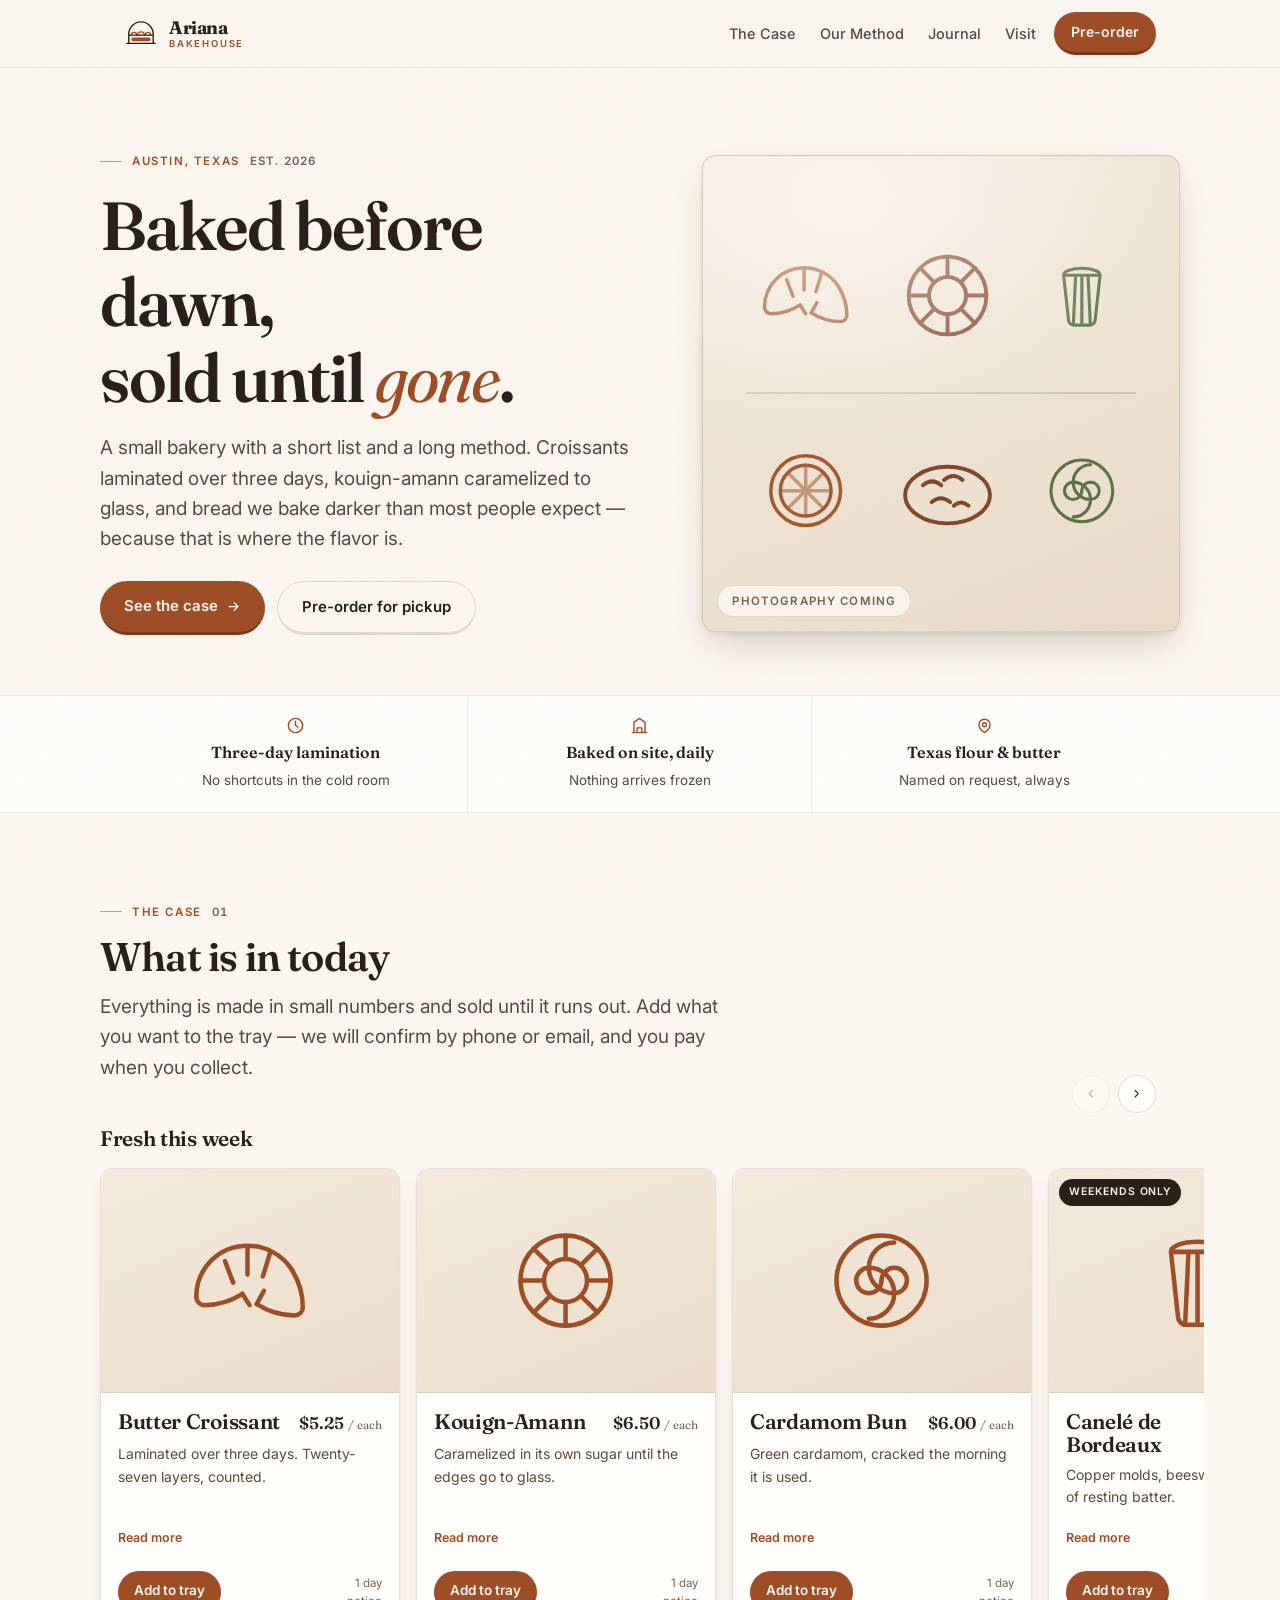
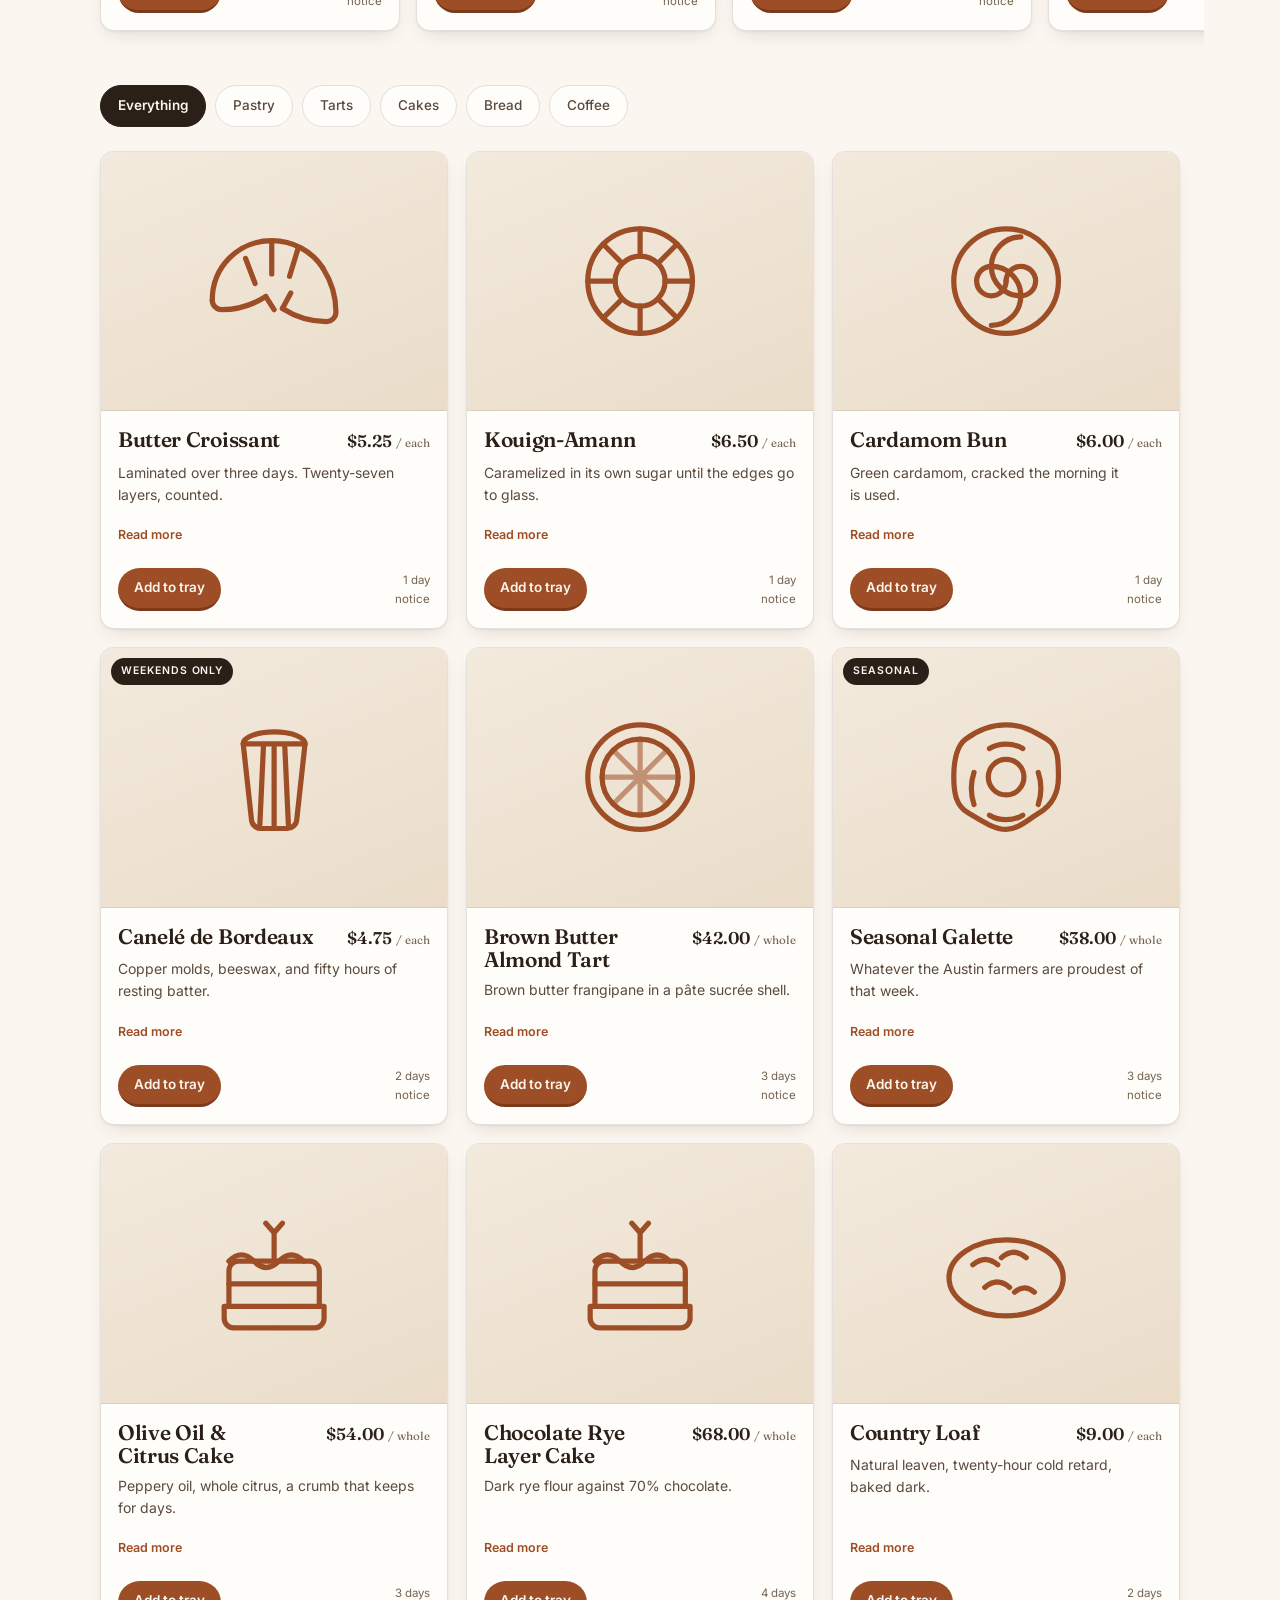
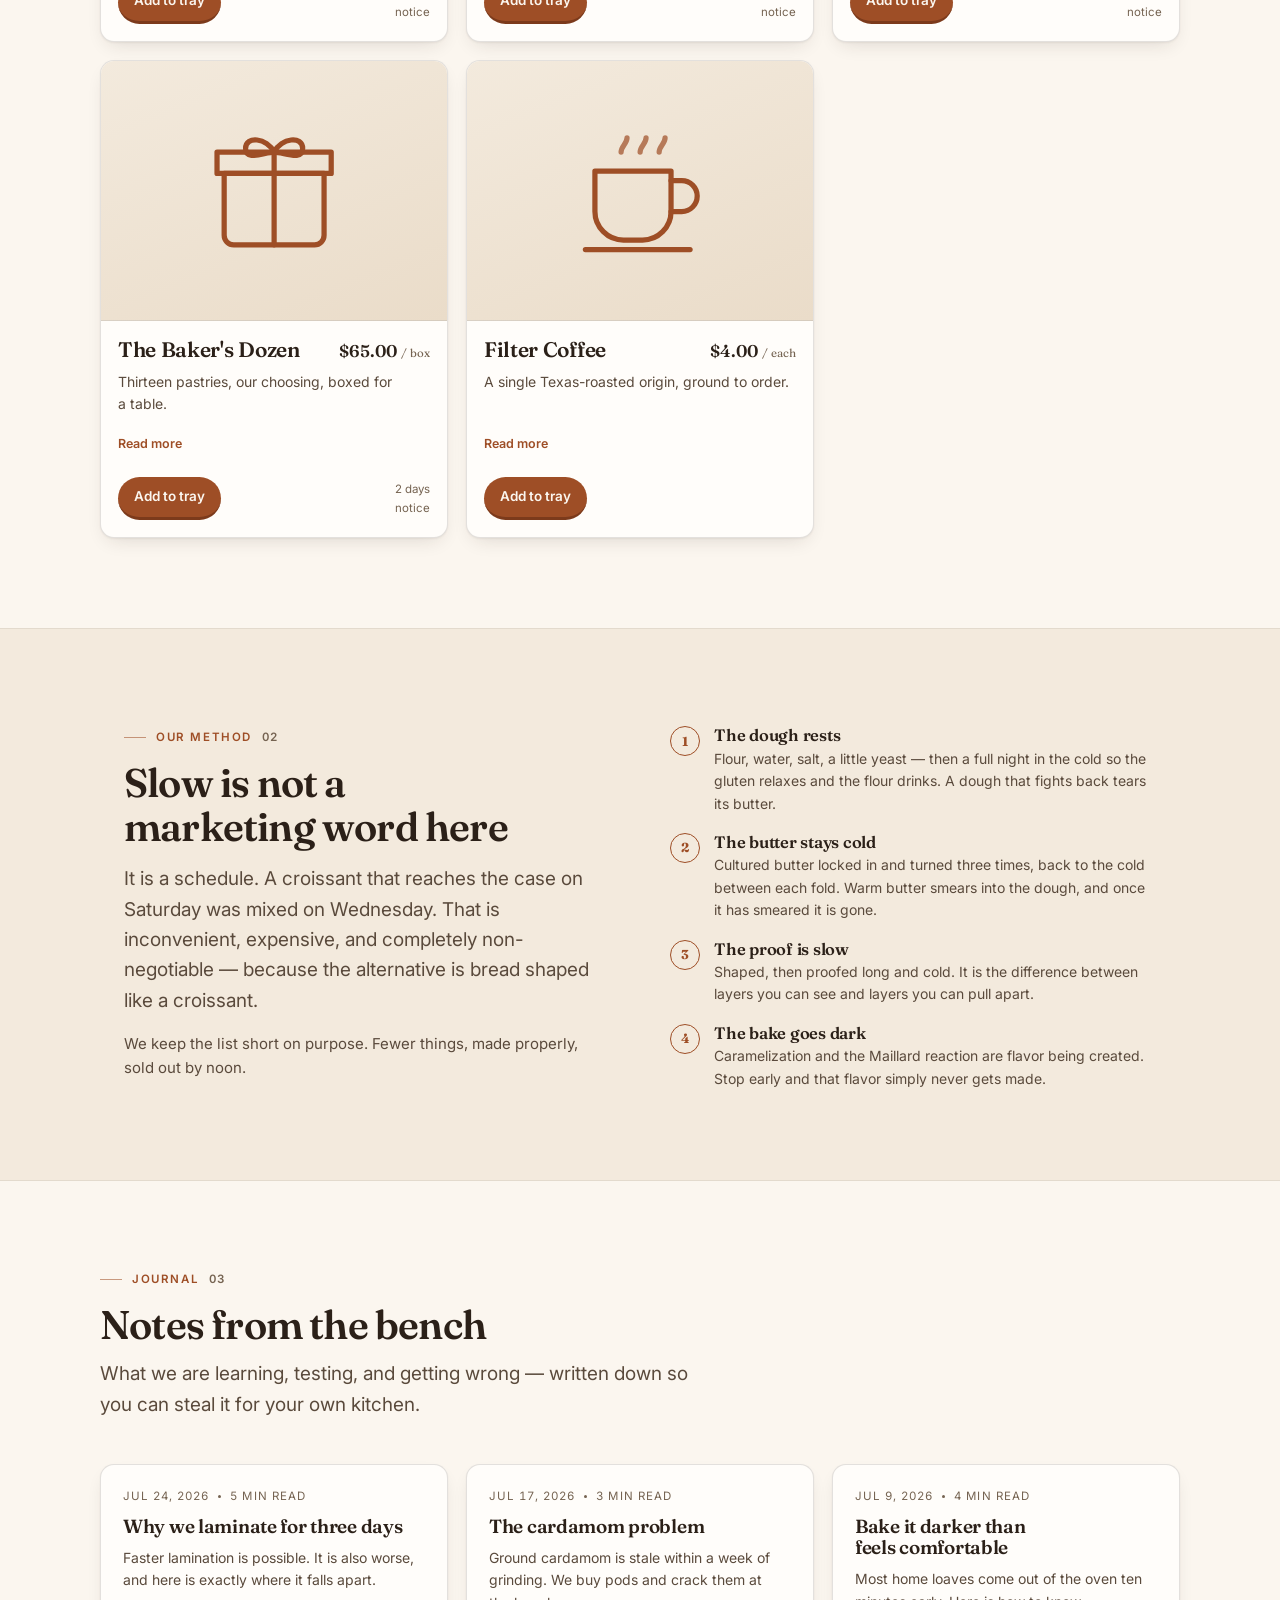
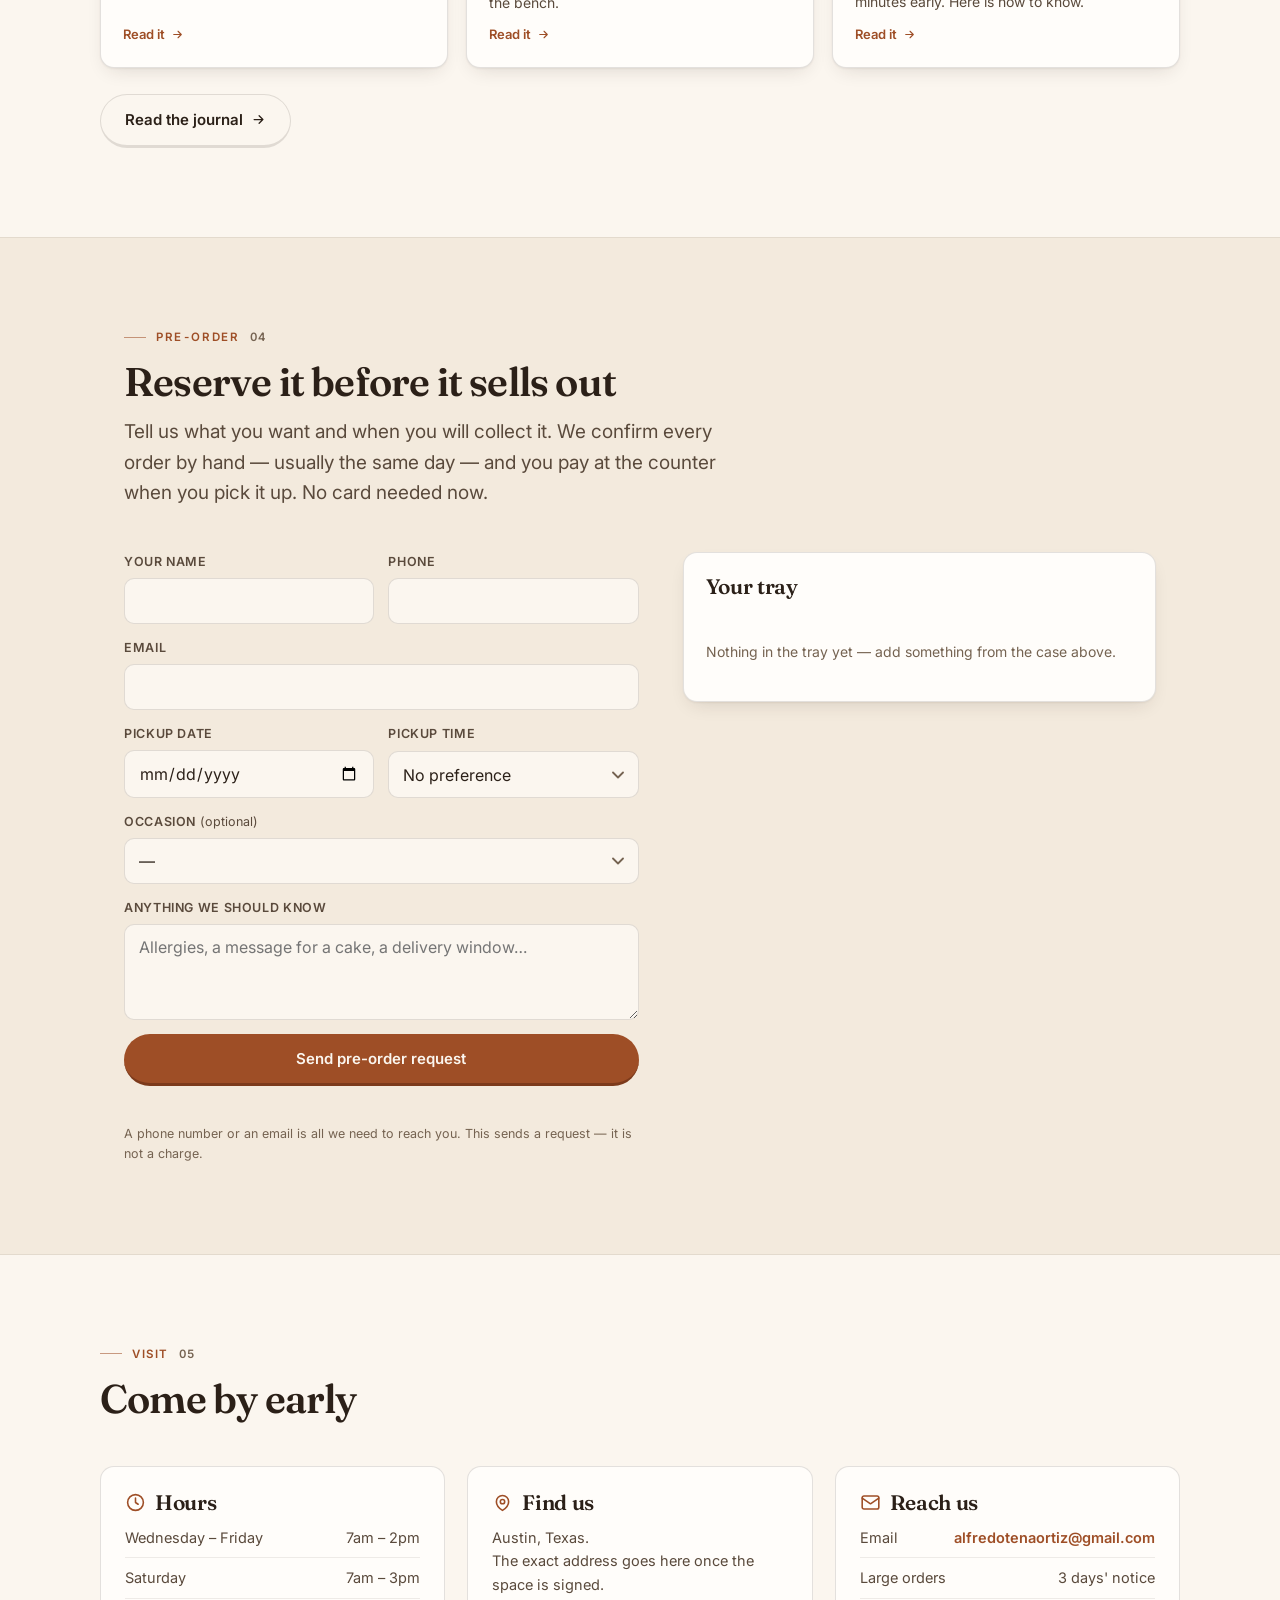
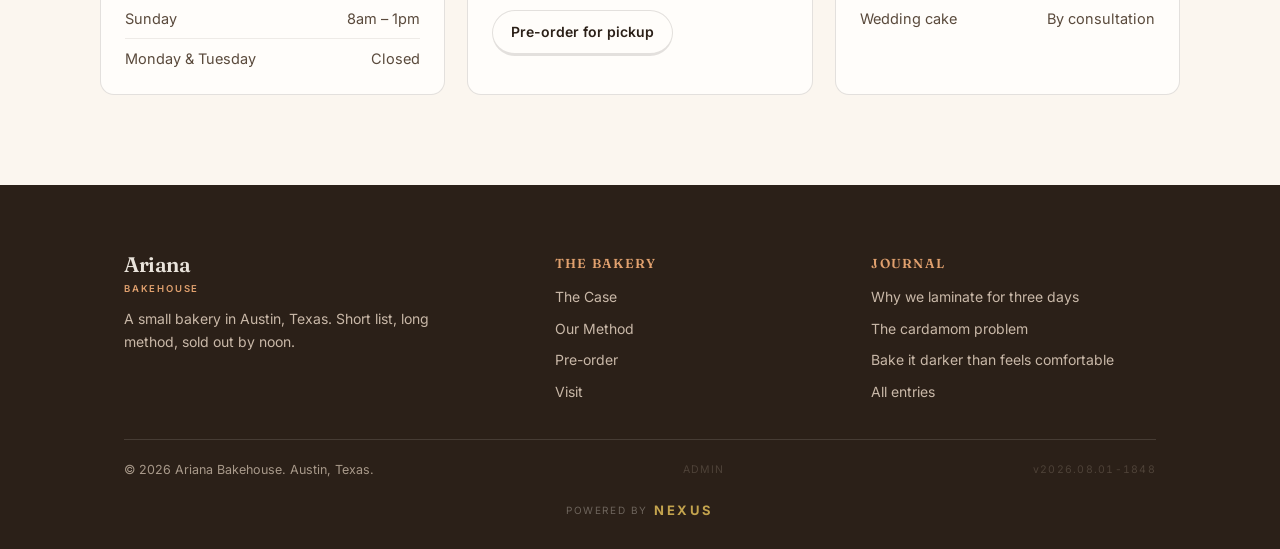
<file: index.html>
<!doctype html>
<html lang="en">
<head>
<meta charset="utf-8">
<meta name="viewport" content="width=device-width, initial-scale=1">
<title>Ariana Bakehouse — Small-Batch Pastry &amp; Bread · Austin, TX</title>
<meta name="description" content="A small Austin bakery. Croissants laminated over three days, kouign-amann, cardamom buns, canelés, tarts and naturally leavened bread. Pre-order for pickup.">
<link rel="canonical" href="https://orioncontinuity.github.io/ArianaPastry/">
<meta name="theme-color" content="#FBF6EF">
<meta name="color-scheme" content="light">
<link rel="icon" type="image/svg+xml" href="favicon.svg">
<meta property="og:type" content="website">
<meta property="og:site_name" content="Ariana Bakehouse">
<meta property="og:title" content="Ariana Bakehouse — Small-Batch Pastry &amp; Bread · Austin, TX">
<meta property="og:description" content="Croissants laminated over three days, kouign-amann, cardamom buns and naturally leavened bread. Pre-order for pickup in Austin.">
<meta property="og:url" content="https://orioncontinuity.github.io/ArianaPastry/">
<meta property="og:locale" content="en_US">
<meta name="twitter:card" content="summary_large_image">
<meta name="twitter:title" content="Ariana Bakehouse — Small-Batch Pastry &amp; Bread · Austin, TX">
<meta name="twitter:description" content="Croissants laminated over three days. Pre-order for pickup in Austin.">

<link rel="preconnect" href="https://fonts.googleapis.com">
<link rel="preconnect" href="https://fonts.gstatic.com" crossorigin>
<link href="https://fonts.googleapis.com/css2?family=Fraunces:opsz,wght@9..144,400;9..144,600;9..144,700&family=Inter:wght@400;500;600&display=swap" rel="stylesheet">

<script type="application/ld+json">
{
  "@context": "https://schema.org",
  "@graph": [
    {
      "@type": ["Bakery", "LocalBusiness"],
      "@id": "https://orioncontinuity.github.io/ArianaPastry/#bakery",
      "name": "Ariana Bakehouse",
      "url": "https://orioncontinuity.github.io/ArianaPastry/",
      "description": "Small-batch pastry and naturally leavened bread in Austin, Texas. Croissants laminated over three days, kouign-amann, cardamom buns, canelés, tarts and cakes. Pre-order for pickup.",
      "servesCuisine": "Bakery",
      "priceRange": "$$",
      "address": { "@type": "PostalAddress", "addressLocality": "Austin", "addressRegion": "TX", "addressCountry": "US" },
      "areaServed": { "@type": "City", "name": "Austin" },
      "openingHoursSpecification": [
        { "@type": "OpeningHoursSpecification", "dayOfWeek": ["Wednesday","Thursday","Friday"], "opens": "07:00", "closes": "14:00" },
        { "@type": "OpeningHoursSpecification", "dayOfWeek": ["Saturday"], "opens": "07:00", "closes": "15:00" },
        { "@type": "OpeningHoursSpecification", "dayOfWeek": ["Sunday"], "opens": "08:00", "closes": "13:00" }
      ]
    },
    {
      "@type": "WebSite",
      "@id": "https://orioncontinuity.github.io/ArianaPastry/#website",
      "url": "https://orioncontinuity.github.io/ArianaPastry/",
      "name": "Ariana Bakehouse",
      "publisher": { "@id": "https://orioncontinuity.github.io/ArianaPastry/#bakery" }
    }
  ]
}
</script>

<style>
  :root{
    --ink:#2B2018; --ink-soft:#5A4A3C; --ink-faint:#756351;
    --page:#FBF6EF; --card:#FFFDFA; --band:#F3EADD; --band-deep:#EADCC9;
    --copper:#9E4E26; --copper-deep:#7C3A1B; --copper-lite:#E0A06E;
    --pistachio:#4F6B3C;
    --line:rgba(43,32,24,.13); --hairline:rgba(43,32,24,.08);
    --r:14px; --r-md:10px; --r-sm:8px;
    --s1:16px; --s2:24px; --s3:36px; --s4:56px;
    --shadow-1:0 1px 2px rgba(43,32,24,.06), 0 8px 20px -8px rgba(43,32,24,.16);
    --shadow-2:0 2px 4px rgba(43,32,24,.08), 0 16px 36px -10px rgba(43,32,24,.22);
    --ring:0 0 0 3px rgba(158,78,38,.26);
    --disp:'Fraunces', Georgia, 'Times New Roman', serif;
    --body:'Inter', system-ui, -apple-system, 'Segoe UI', sans-serif;
  }
  *{margin:0;padding:0;box-sizing:border-box}
  /* The HTML `hidden` attribute only works through the UA rule [hidden]{display:none},
     which ANY author display rule outranks. `.gate` sets display:grid and
     `.tray-total` sets display:flex, so setting .hidden on them did nothing: a
     successful admin login left the login box covering the screen, and an empty
     tray still showed "Estimated total". Make hidden authoritative. */
  [hidden]{display:none !important}

  html{scroll-behavior:smooth;-webkit-text-size-adjust:100%;text-size-adjust:100%;scroll-padding-top:76px}
  html,body{overflow-x:clip}
  body{font-family:var(--body);background:var(--page);color:var(--ink);line-height:1.6;
    -webkit-font-smoothing:antialiased;font-synthesis:none}
  /* paper grain — multiply, very low, on a light page */
  body::before{content:'';position:fixed;inset:0;pointer-events:none;z-index:99;opacity:.035;
    mix-blend-mode:multiply;
    background-image:url("data:image/svg+xml,%3Csvg xmlns='http://www.w3.org/2000/svg' width='160' height='160'%3E%3Cfilter id='n'%3E%3CfeTurbulence type='fractalNoise' baseFrequency='0.8' numOctaves='2'/%3E%3C/filter%3E%3Crect width='160' height='160' filter='url(%23n)'/%3E%3C/svg%3E")}
  h1,h2,h3,.disp{font-family:var(--disp);font-weight:600;line-height:1.12;letter-spacing:-.02em}
  h1,h2,h3{text-wrap:balance}
  p{text-wrap:pretty}
  a{color:inherit;text-decoration:none}
  img{max-width:100%;display:block}
  :focus-visible{outline:2px solid var(--copper);outline-offset:2px;border-radius:4px}
  ::selection{background:var(--copper-lite);color:var(--ink)}
  .wrap{max-width:1080px;margin:0 auto;padding:0 24px}
  .vh{position:absolute;width:1px;height:1px;overflow:hidden;clip:rect(0 0 0 0);white-space:nowrap}
  section[id]{scroll-margin-top:76px}
  svg.i{width:1em;height:1em;flex:none;vertical-align:-.12em}
  .skip{position:absolute;left:-9999px;top:0;background:var(--ink);color:var(--page);
    padding:10px 16px;border-radius:0 0 var(--r-sm) 0;z-index:200}
  .skip:focus{left:0}

  /* ── type scale ─────────────────────────────────────────── */
  h1{font-size:clamp(38px,7vw,68px);letter-spacing:-.03em}
  h2{font-size:clamp(27px,4vw,40px)}
  h3{font-size:clamp(18px,2vw,21px);letter-spacing:-.015em}
  .lede{font-size:clamp(16.5px,1.6vw,19px);color:var(--ink-soft);max-width:60ch}
  .kicker{display:flex;align-items:center;gap:10px;font-size:11.5px;font-weight:600;
    letter-spacing:.14em;text-transform:uppercase;color:var(--copper);
    font-variant-numeric:tabular-nums lining-nums}
  .kicker .no{color:var(--ink-faint);letter-spacing:.1em}
  .kicker::before{content:'';width:22px;height:1px;background:var(--copper);opacity:.55;flex:none}

  /* ── header ─────────────────────────────────────────────── */
  header{position:sticky;top:0;z-index:60;background:rgba(251,246,239,.88);
    backdrop-filter:blur(12px);-webkit-backdrop-filter:blur(12px);
    border-bottom:1px solid var(--hairline);transition:box-shadow .3s ease,border-color .3s ease}
  header.scrolled{box-shadow:0 8px 22px -18px rgba(43,32,24,.7);border-bottom-color:var(--line)}
  .nav{display:flex;align-items:center;gap:18px;padding-block:12px}
  .brand{display:flex;align-items:center;gap:11px;min-width:0}
  .brand .mark-wrap{display:flex;align-items:center;flex:none}
  .brand .mark{width:34px;height:34px;flex:none;margin-top:-1px}
  .brand .wm{font-family:var(--disp);font-weight:700;font-size:18px;letter-spacing:-.025em;
    white-space:nowrap;display:flex;flex-direction:column;line-height:1.04}
  .brand .tag{font-family:var(--body);font-size:9.5px;font-weight:600;letter-spacing:.19em;
    text-transform:uppercase;color:var(--copper);margin-top:1px}
  .nav-links{display:flex;gap:24px;margin-left:auto;font-size:14.5px;font-weight:500;color:var(--ink-soft)}
  .nav-links a{position:relative;padding:5px 0}
  .nav-links a::after{content:'';position:absolute;left:0;right:100%;bottom:0;height:1.5px;
    background:var(--copper);transition:right .28s cubic-bezier(.4,0,.2,1)}
  @media(hover:hover){.nav-links a:hover{color:var(--ink)}.nav-links a:hover::after{right:0}}
  .nav-cta{display:inline-flex;align-items:center;gap:7px;background:var(--copper);color:#FBF6EF;
    font-size:14px;font-weight:600;padding:9px 17px;border-radius:999px;
    border-bottom:3px solid var(--copper-deep);transition:transform .12s ease,box-shadow .2s ease}
  @media(hover:hover){.nav-cta:hover{box-shadow:var(--shadow-1)}}
  .nav-cta:active{transform:translateY(1px);border-bottom-width:1px;margin-bottom:2px}
  .menu-btn{display:none;margin-left:auto;background:none;border:1px solid var(--line);
    border-radius:var(--r-sm);cursor:pointer;color:var(--ink);
    min-width:44px;min-height:44px;place-items:center}
  .mob{display:none;flex-direction:column;gap:2px;padding:8px 24px 18px;border-top:1px solid var(--hairline)}
  .mob a{padding:13px 4px;font-size:16px;font-weight:500;border-bottom:1px solid var(--hairline)}
  .mob a:last-child{border-bottom:0}
  .mob.open{display:flex}
  @media(max-width:820px){
    .nav-links,.nav .nav-cta{display:none}
    .menu-btn{display:grid}
  }

  /* ── hero ───────────────────────────────────────────────── */
  .hero{padding:clamp(40px,7vw,84px) 0 clamp(36px,5vw,60px)}
  .hero-grid{display:grid;grid-template-columns:1.06fr .94fr;gap:clamp(28px,5vw,64px);align-items:center}
  .hero h1{margin:16px 0 18px}
  .hero h1 em{font-style:italic;color:var(--copper);font-weight:400}
  .hero-cta{display:flex;flex-wrap:wrap;gap:12px;margin-top:26px}
  .btn{display:inline-flex;align-items:center;justify-content:center;gap:8px;font-family:var(--body);
    font-size:15px;font-weight:600;padding:13px 24px;border-radius:999px;cursor:pointer;border:0;
    transition:transform .12s ease,box-shadow .2s ease,background .2s ease}
  .btn-p{background:var(--copper);color:#FBF6EF;border-bottom:3px solid var(--copper-deep)}
  .btn-p:active{transform:translateY(1px);border-bottom-width:1px;margin-bottom:2px}
  .btn-s{background:transparent;color:var(--ink);border:1px solid var(--line);border-bottom:3px solid var(--line)}
  .btn-s:active{transform:translateY(1px);border-bottom-width:1px;margin-bottom:2px}
  @media(hover:hover){.btn-p:hover{background:var(--copper-deep);box-shadow:var(--shadow-1)}
    .btn-s:hover{border-color:var(--copper);color:var(--copper)}}

  /* the illustrated "case" — stands in for photography until real shots land */
  .case-art{position:relative;aspect-ratio:1/1;border-radius:var(--r);overflow:hidden;
    background:linear-gradient(158deg,var(--band) 0%,var(--band-deep) 100%);
    border:1px solid var(--line);box-shadow:var(--shadow-2)}
  .case-art::after{content:'';position:absolute;inset:0;
    background:radial-gradient(120% 90% at 30% 10%,rgba(255,253,250,.6),transparent 60%)}
  .case-shelf{position:absolute;inset:0;display:grid;grid-template-rows:1fr 1fr;padding:9%}
  .case-row{display:flex;align-items:center;justify-content:space-around;gap:4%;
    border-bottom:2px solid rgba(43,32,24,.14)}
  .case-row:last-child{border-bottom:0}
  .case-row svg{width:26%;height:auto;color:var(--copper);opacity:.92}
  .case-row svg:nth-child(2){color:var(--copper-deep);width:29%}
  .case-row svg:nth-child(3){color:var(--pistachio);width:23%}
  .case-cap{position:absolute;left:14px;bottom:14px;z-index:2;background:rgba(251,246,239,.94);
    border:1px solid var(--line);border-radius:999px;padding:6px 14px;font-size:11.5px;
    font-weight:600;letter-spacing:.1em;text-transform:uppercase;color:var(--ink-faint)}
  @media(max-width:820px){
    .hero-grid{grid-template-columns:1fr}
    .case-art{aspect-ratio:5/4;order:-1}
  }

  /* ── trust strip ────────────────────────────────────────── */
  .trust{border-block:1px solid var(--hairline);background:var(--card)}
  .trust ul{display:grid;grid-template-columns:repeat(3,1fr);list-style:none}
  .trust li{padding:20px 8px;text-align:center;font-size:13.5px;color:var(--ink-soft);
    border-right:1px solid var(--hairline);display:flex;flex-direction:column;gap:5px;align-items:center}
  .trust li:last-child{border-right:0}
  .trust b{font-family:var(--disp);font-size:16px;color:var(--ink);font-weight:600}
  .trust svg{color:var(--copper);font-size:19px}
  @media(max-width:640px){.trust ul{grid-template-columns:1fr}
    .trust li{border-right:0;border-bottom:1px solid var(--hairline);flex-direction:row;
      justify-content:center;gap:9px;padding:14px 8px}
    .trust li:last-child{border-bottom:0}}

  /* ── sections ───────────────────────────────────────────── */
  .sec{padding:clamp(52px,7vw,92px) 0}
  .band{background:var(--band);border-block:1px solid var(--hairline)}
  .sec-head{max-width:62ch;margin-bottom:clamp(28px,4vw,44px)}
  .sec-head h2{margin:14px 0 12px}

  /* ── weekly rail (scroll-snap, manual only — no autoplay) ── */
  .rail-outer{position:relative}
  .rail{display:flex;gap:16px;overflow-x:auto;scroll-snap-type:x mandatory;
    padding:4px 24px 18px;margin-inline:-24px;scrollbar-width:none}
  .rail::-webkit-scrollbar{display:none}
  .rail>*{scroll-snap-align:center;scroll-snap-stop:always;flex:0 0 min(320px,82%)}
  @media(min-width:861px){.rail>*{flex-basis:300px}}
  .rail-nav{position:absolute;top:-52px;right:24px;display:flex;gap:8px}
  .rail-nav button{width:38px;height:38px;border-radius:50%;border:1px solid var(--line);
    background:var(--card);cursor:pointer;color:var(--ink);display:grid;place-items:center}
  .rail-nav button:disabled{opacity:.35;cursor:default}
  @media(hover:none) and (pointer:coarse){.rail-nav{display:none}}

  /* ── product cards ──────────────────────────────────────── */
  .grid{display:grid;grid-template-columns:repeat(auto-fill,minmax(266px,1fr));gap:18px}
  .p-card{background:var(--card);border:1px solid var(--line);border-radius:var(--r);
    overflow:hidden;display:flex;flex-direction:column;
    box-shadow:var(--shadow-1);transition:transform .22s ease,box-shadow .22s ease,border-color .22s ease}
  @media(hover:hover){.p-card:hover{transform:translateY(-3px);box-shadow:var(--shadow-2);border-color:var(--copper-lite)}}
  .p-art{position:relative;aspect-ratio:4/3;display:grid;place-items:center;
    background:linear-gradient(158deg,var(--band) 0%,var(--band-deep) 100%);
    border-bottom:1px solid var(--line)}
  .p-art svg{width:44%;height:auto;color:var(--copper)}
  .p-art img{position:absolute;inset:0;width:100%;height:100%;object-fit:cover}
  .p-badge{position:absolute;top:10px;left:10px;background:var(--ink);color:var(--page);
    font-size:10.5px;font-weight:600;letter-spacing:.09em;text-transform:uppercase;
    padding:5px 10px;border-radius:999px}
  .p-body{padding:16px 17px 17px;display:flex;flex-direction:column;gap:7px;flex:1}
  .p-top{display:flex;justify-content:space-between;align-items:baseline;gap:12px}
  .p-price{font-family:var(--disp);font-weight:600;font-size:17px;white-space:nowrap;
    font-variant-numeric:tabular-nums}
  .p-unit{font-size:11.5px;color:var(--ink-faint);font-weight:400}
  .p-blurb{font-size:14px;color:var(--ink-soft);flex:1}
  .p-detail{font-size:13.5px;color:var(--ink-soft);border-top:1px solid var(--hairline);
    padding-top:10px;margin-top:2px}
  .p-more{background:none;border:0;padding:0;font:inherit;font-size:12.5px;font-weight:600;
    color:var(--copper);cursor:pointer;text-align:left;align-self:start;
    display:inline-flex;align-items:center;min-height:44px}
  .p-foot{display:flex;align-items:center;gap:10px;margin-top:4px}
  .p-lead{font-size:11.5px;color:var(--ink-faint);margin-left:auto;text-align:right}
  .add{display:inline-flex;align-items:center;gap:7px;background:var(--copper);color:#FBF6EF;
    border:0;border-bottom:3px solid var(--copper-deep);border-radius:999px;
    padding:9px 16px;font:inherit;font-size:13.5px;font-weight:600;cursor:pointer;min-height:40px}
  .add:active{transform:translateY(1px);border-bottom-width:1px;margin-bottom:2px}
  @media(hover:hover){.add:hover{background:var(--copper-deep)}}
  .stepper{display:inline-flex;align-items:center;border:1px solid var(--line);border-radius:999px;
    background:var(--page);overflow:hidden}
  .stepper button{width:38px;height:40px;border:0;background:none;font:inherit;font-size:17px;
    cursor:pointer;color:var(--ink);display:grid;place-items:center}
  @media(hover:hover){.stepper button:hover{background:var(--band)}}
  .stepper span{min-width:30px;text-align:center;font-weight:600;font-size:14.5px;
    font-variant-numeric:tabular-nums}

  /* ── filter chips ───────────────────────────────────────── */
  .filters{display:flex;flex-wrap:wrap;gap:9px;margin-bottom:24px}
  .chip{background:var(--card);border:1px solid var(--line);border-radius:999px;
    padding:9px 17px;font:inherit;font-size:13.5px;font-weight:500;color:var(--ink-soft);
    cursor:pointer;min-height:40px;transition:all .18s ease}
  .chip[aria-pressed="true"]{background:var(--ink);border-color:var(--ink);color:var(--page);font-weight:600}
  @media(hover:hover){.chip:not([aria-pressed="true"]):hover{border-color:var(--copper);color:var(--copper)}}

  /* ── story ──────────────────────────────────────────────── */
  .story-grid{display:grid;grid-template-columns:1fr 1fr;gap:clamp(28px,5vw,60px);align-items:center}
  .story-list{list-style:none;display:grid;gap:18px;margin-top:8px}
  .story-list li{display:grid;grid-template-columns:auto 1fr;gap:14px;align-items:start}
  .story-n{font-family:var(--disp);font-size:13px;font-weight:700;color:var(--copper);
    border:1px solid var(--copper);border-radius:50%;width:30px;height:30px;
    display:grid;place-items:center;flex:none;font-variant-numeric:tabular-nums}
  .story-list h3{font-size:16.5px;margin-bottom:3px}
  .story-list p{font-size:14px;color:var(--ink-soft)}
  @media(max-width:820px){.story-grid{grid-template-columns:1fr}}

  /* ── journal teaser ─────────────────────────────────────── */
  .posts{display:grid;grid-template-columns:repeat(auto-fill,minmax(280px,1fr));gap:18px}
  .post{background:var(--card);border:1px solid var(--line);border-radius:var(--r);
    padding:22px;display:flex;flex-direction:column;gap:10px;box-shadow:var(--shadow-1);
    transition:transform .22s ease,box-shadow .22s ease,border-color .22s ease}
  @media(hover:hover){.post:hover{transform:translateY(-3px);box-shadow:var(--shadow-2);border-color:var(--copper-lite)}}
  .post-meta{font-size:11.5px;letter-spacing:.09em;text-transform:uppercase;color:var(--ink-faint);
    display:flex;gap:9px;align-items:center;font-variant-numeric:tabular-nums}
  .post-meta .dot{width:3px;height:3px;border-radius:50%;background:var(--ink-faint)}
  .post h3{font-size:19px}
  .post p{font-size:14px;color:var(--ink-soft);flex:1}
  .post .go{font-size:13px;font-weight:600;color:var(--copper);display:inline-flex;gap:6px;align-items:center}

  /* ── pre-order ──────────────────────────────────────────── */
  .order-grid{display:grid;grid-template-columns:1fr .92fr;gap:clamp(26px,4vw,44px);align-items:start}
  @media(max-width:900px){.order-grid{grid-template-columns:1fr}}
  .tray{background:var(--card);border:1px solid var(--line);border-radius:var(--r);
    padding:22px;box-shadow:var(--shadow-1);position:sticky;top:92px}
  .tray h3{margin-bottom:14px}
  .tray-list{list-style:none;display:grid;gap:11px;margin-bottom:14px}
  .tray-list li{display:grid;grid-template-columns:1fr auto auto;gap:11px;align-items:center;
    font-size:14px;padding-bottom:11px;border-bottom:1px solid var(--hairline)}
  .tray-list .nm{min-width:0}
  .tray-list .nm b{display:block;font-weight:600}
  .tray-list .nm small{color:var(--ink-faint);font-size:11.5px}
  .tray-list .ln{font-variant-numeric:tabular-nums;font-weight:600;white-space:nowrap}
  .tray-x{background:none;border:0;color:var(--ink-faint);cursor:pointer;font-size:17px;
    width:44px;height:44px;border-radius:50%;display:grid;place-items:center}
  @media(hover:hover){.tray-x:hover{background:var(--band);color:var(--copper)}}
  .tray-total{display:flex;justify-content:space-between;align-items:baseline;
    font-family:var(--disp);font-size:19px;font-weight:600;padding-top:6px;
    border-top:2px solid var(--ink);font-variant-numeric:tabular-nums}
  .tray-empty{font-size:14px;color:var(--ink-faint);padding:14px 0 4px}
  .tray-note{font-size:12px;color:var(--ink-faint);margin-top:12px;line-height:1.5}

  /* forms — 16px minimum kills iOS focus zoom */
  .field{display:grid;gap:6px;margin-bottom:14px}
  .field label{font-size:12.5px;font-weight:600;letter-spacing:.05em;text-transform:uppercase;color:var(--ink-soft)}
  .field input,.field textarea,.field select{font-family:inherit;font-size:16px;color:var(--ink);
    background:var(--page);border:1px solid var(--line);border-radius:var(--r-md);
    padding:12px 14px;width:100%;transition:border-color .18s ease,box-shadow .18s ease}
  .field textarea{min-height:96px;resize:vertical}
  .field select{appearance:none;-webkit-appearance:none;padding-right:38px;
    background-image:url("data:image/svg+xml,%3Csvg xmlns='http://www.w3.org/2000/svg' width='12' height='8' viewBox='0 0 12 8'%3E%3Cpath d='M1 1.5 6 6.5l5-5' fill='none' stroke='%23756351' stroke-width='1.8' stroke-linecap='round' stroke-linejoin='round'/%3E%3C/svg%3E");
    background-repeat:no-repeat;background-position:right 14px center}
  .field input:focus,.field textarea:focus,.field select:focus{outline:none;
    border-color:var(--copper);box-shadow:var(--ring)}
  .field-row{display:grid;grid-template-columns:1fr 1fr;gap:14px}
  @media(max-width:560px){.field-row{grid-template-columns:1fr}}
  /* honeypot — off-screen for people, still fillable by bots. 16px like every
     other field so it never becomes an iOS zoom trigger if a browser reveals it. */
  .hp{position:absolute;left:-9999px;width:1px;height:1px;opacity:0;font-size:16px}
  .o-msg{font-size:14px;margin-top:12px;min-height:20px}
  .o-msg.err{color:var(--copper-deep);font-weight:500}
  .o-done{background:var(--card);border:1px solid var(--pistachio);border-radius:var(--r);
    padding:26px;text-align:center}
  .o-done h3{color:var(--pistachio);margin-bottom:8px}

  /* ── visit ──────────────────────────────────────────────── */
  .visit-grid{display:grid;grid-template-columns:repeat(auto-fit,minmax(240px,1fr));gap:22px}
  .v-card{background:var(--card);border:1px solid var(--line);border-radius:var(--r);padding:24px}
  .v-card h3{margin-bottom:12px;display:flex;align-items:center;gap:9px}
  .v-card h3 svg{color:var(--copper)}
  .v-card ul{list-style:none;display:grid;gap:8px;font-size:14.5px;color:var(--ink-soft)}
  .v-card li{display:flex;justify-content:space-between;gap:14px;
    padding-bottom:8px;border-bottom:1px solid var(--hairline)}
  .v-card li:last-child{border-bottom:0;padding-bottom:0}
  .notice{background:var(--copper);color:#FBF6EF;border-radius:var(--r);padding:16px 20px;
    font-size:14.5px;margin-bottom:24px;display:flex;gap:11px;align-items:center}

  /* ── footer ─────────────────────────────────────────────── */
  footer{background:var(--ink);color:#E9E3DB;padding:clamp(44px,6vw,68px) 0 28px;margin-top:0}
  .f-grid{display:grid;grid-template-columns:1.4fr 1fr 1fr;gap:32px;margin-bottom:36px}
  @media(max-width:760px){.f-grid{grid-template-columns:1fr;gap:26px}}
  footer h4{font-family:var(--disp);font-size:13px;letter-spacing:.1em;text-transform:uppercase;
    color:var(--copper-lite);margin-bottom:13px;font-weight:600}
  footer ul{list-style:none;display:grid;gap:9px;font-size:14px}
  footer a{color:#C9B8A8}
  @media(hover:hover){footer a:hover{color:var(--copper-lite)}}
  .f-brand p{font-size:14px;color:#C9B8A8;max-width:38ch;margin-top:12px}
  .f-bar{border-top:1px solid rgba(233,227,219,.14);padding-top:20px;display:flex;
    flex-wrap:wrap;gap:12px;justify-content:space-between;align-items:center;
    font-size:12.5px;color:#A8998A}
  .f-ver{opacity:.28;font-size:10.5px;letter-spacing:.12em;font-variant-numeric:tabular-nums}
  .f-admin{opacity:.22;font-size:10.5px;letter-spacing:.12em;text-transform:uppercase;background:none}
  .f-admin:hover{opacity:.85}
  /* Credit line, matched to GBC: muted "powered by", NEXUS in gold. Deliberately
     low-contrast — it is a signature, not something a customer needs to read. */
  .f-powered{display:flex;align-items:center;justify-content:center;gap:6px;margin-top:20px;
    font-size:10px;letter-spacing:.16em;text-transform:uppercase;color:rgba(233,227,219,.35)}
  .f-powered b{color:#c4a44e;font-weight:700;letter-spacing:.2em;font-size:1.3em}

  /* ── mobile dock ────────────────────────────────────────── */
  .dock{position:fixed;left:0;right:0;bottom:0;z-index:70;display:none;gap:10px;padding:10px 16px;
    padding-bottom:calc(10px + env(safe-area-inset-bottom));
    background:rgba(251,246,239,.94);backdrop-filter:blur(12px);border-top:1px solid var(--line)}
  .dock a{flex:1;display:flex;align-items:center;justify-content:center;gap:8px;min-height:50px;
    border-radius:999px;font-size:15px;font-weight:600}
  .dock .d-order{background:var(--copper);color:#FBF6EF}
  .dock .d-menu{background:var(--card);color:var(--ink);border:1px solid var(--line)}
  .dock .count{background:#FBF6EF;color:var(--copper);border-radius:999px;
    min-width:22px;height:22px;display:grid;place-items:center;font-size:12px;
    font-variant-numeric:tabular-nums}
  @media(max-width:820px){.dock.on{display:flex}}
  /* The dock is fixed over the bottom of the viewport, and it is always showing
     by the time you reach the footer. Without this the footer's last row sits
     permanently underneath it — you scroll to the very end of the page and the
     copyright and the Back of house link are simply never reachable.
     50px button + 10px above + 10px below + the safe-area inset. */
  @media(max-width:820px){
    footer{padding-bottom:calc(28px + 70px + env(safe-area-inset-bottom))}
  }

  /* ── one-shot scroll reveals (JS adds .reveal; no-JS stays visible) ── */
  .reveal{opacity:0;transform:translateY(14px);
    transition:opacity .6s cubic-bezier(.4,0,.2,1),transform .6s cubic-bezier(.4,0,.2,1)}
  .reveal.is-in{opacity:1;transform:none}
  @media(prefers-reduced-motion:reduce){
    html{scroll-behavior:auto}
    .reveal{opacity:1;transform:none;transition:none}
    *{animation-duration:.001ms !important;transition-duration:.001ms !important}
  }
  @media print{.reveal{opacity:1;transform:none}header,.dock{display:none}}
</style>
</head>
<body>
<a class="skip" href="#main">Skip to content</a>

<!-- ═══ illustration sprite — stands in for photography until real shots land ═══ -->
<svg width="0" height="0" style="position:absolute" aria-hidden="true" focusable="false">
 <defs>
  <g id="g-croissant" fill="none" stroke="currentColor" stroke-width="2.2" stroke-linecap="round" stroke-linejoin="round">
    <path d="M6 40c0-14 11-25 25-25 9 0 17 4.5 21.5 11.5"/>
    <path d="M52.5 26.5C56 32 58 38.5 58 45c0 2.2-1.8 4-4 4-6.5 0-13-2-18.5-5.5"/>
    <path d="M6 40c0 2.2 1.8 4 4 4 6.5 0 13-2 18.5-5.5" />
    <path d="M20 22.5 24 33M31 15.5V29M42 18.5 38.5 30M28.5 38.5 32 44M35.5 43.5 39 37"/>
  </g>
  <g id="g-kouign" fill="none" stroke="currentColor" stroke-width="2.2" stroke-linecap="round" stroke-linejoin="round">
    <circle cx="32" cy="32" r="22"/><circle cx="32" cy="32" r="10.5"/>
    <path d="M32 10v11.5M32 42.5V54M10 32h11.5M42.5 32H54M16.4 16.4l8.1 8.1M39.5 39.5l8.1 8.1M47.6 16.4l-8.1 8.1M24.5 39.5l-8.1 8.1"/>
  </g>
  <g id="g-bun" fill="none" stroke="currentColor" stroke-width="2.2" stroke-linecap="round" stroke-linejoin="round">
    <circle cx="32" cy="32" r="22"/>
    <path d="M32 32c0-3.4 2.8-6.2 6.2-6.2s6.2 2.8 6.2 6.2-2.8 6.2-6.2 6.2c-6.9 0-12.4-5.6-12.4-12.4s5.6-12.4 12.4-12.4"/>
    <path d="M32 32c0 3.4-2.8 6.2-6.2 6.2s-6.2-2.8-6.2-6.2 2.8-6.2 6.2-6.2c6.9 0 12.4 5.6 12.4 12.4s-5.6 12.4-12.4 12.4"/>
  </g>
  <g id="g-canele" fill="none" stroke="currentColor" stroke-width="2.2" stroke-linecap="round" stroke-linejoin="round">
    <path d="M19 18h26l-3.5 32a4 4 0 0 1-4 3.6H26.5a4 4 0 0 1-4-3.6L19 18Z"/>
    <path d="M19 18c0-2.8 5.8-5 13-5s13 2.2 13 5"/>
    <path d="M27.5 19.5 26 52M32 19.5V52M36.5 19.5 38 52"/>
  </g>
  <g id="g-tart" fill="none" stroke="currentColor" stroke-width="2.2" stroke-linecap="round" stroke-linejoin="round">
    <circle cx="32" cy="32" r="22"/><circle cx="32" cy="32" r="16"/>
    <path d="M32 16v32M16 32h32M20.7 20.7l22.6 22.6M43.3 20.7 20.7 43.3" opacity=".55"/>
  </g>
  <g id="g-galette" fill="none" stroke="currentColor" stroke-width="2.2" stroke-linecap="round" stroke-linejoin="round">
    <path d="M32 10c7 0 12 3 17 6s5 9 5 16-3 12-8 15-9 7-14 7-11-4-16-7-6-8-6-15 1-13 5-16 10-6 17-6Z"/>
    <path d="M25 20c4-2.5 10-2.5 14 0M18.5 30c-1.5 4.5-1.5 9 0 13.5M45.5 30c1.5 4.5 1.5 9 0 13.5M25 48c4 2.5 10 2.5 14 0"/>
    <circle cx="32" cy="32" r="7.5"/>
  </g>
  <g id="g-cake" fill="none" stroke="currentColor" stroke-width="2.2" stroke-linecap="round" stroke-linejoin="round">
    <path d="M13 46V31c0-2.2 1.8-4 4-4h30c2.2 0 4 1.8 4 4v15"/>
    <path d="M11 46h42v5c0 2.2-1.8 4-4 4H15c-2.2 0-4-1.8-4-4v-5Z"/>
    <path d="M13 36.5h38M13 27c3.5-3.5 7-3.5 10.5 0S30.5 30.5 34 27s7-3.5 10.5 0"/>
    <path d="M32 27V15M32 15l-3.5-4M32 15l3.5-4"/>
  </g>
  <g id="g-loaf" fill="none" stroke="currentColor" stroke-width="2.2" stroke-linecap="round" stroke-linejoin="round">
    <ellipse cx="32" cy="34" rx="24" ry="16"/>
    <path d="M18 28.5c3.5-3 7-3 10.5 0M30 25.5c3.5-3 7-3 10.5 0M23 38c3.5-3 7-3 10.5 0M35.5 40c2.8-2.4 5.6-2.4 8.4 0"/>
  </g>
  <g id="g-box" fill="none" stroke="currentColor" stroke-width="2.2" stroke-linecap="round" stroke-linejoin="round">
    <path d="M11 25h42v26a4 4 0 0 1-4 4H15a4 4 0 0 1-4-4V25Z"/>
    <path d="M8 16h48v9H8zM32 16v39"/>
    <path d="M32 16c-3-6-12-7-12-1.5S28 16 32 16Zm0 0c3-6 12-7 12-1.5S36 16 32 16Z"/>
  </g>
  <g id="g-coffee" fill="none" stroke="currentColor" stroke-width="2.2" stroke-linecap="round" stroke-linejoin="round">
    <path d="M13 24h32v17c0 6.6-5.4 12-12 12h-8c-6.6 0-12-5.4-12-12V24Z"/>
    <path d="M45 28h4.5a6.5 6.5 0 0 1 0 13H45"/>
    <path d="M9 57h44"/>
    <path d="M24 16c0-2.5 2.5-3.5 2.5-6M32 16c0-2.5 2.5-3.5 2.5-6M40 16c0-2.5 2.5-3.5 2.5-6" opacity=".7"/>
  </g>
 </defs>
</svg>

<header id="hdr">
  <div class="wrap nav">
    <a class="brand" href="#top" aria-label="Ariana Bakehouse — home">
      <span class="mark-wrap" data-img="logo" title="Replace the logo">
      <svg class="mark" viewBox="0 0 64 64" aria-hidden="true">
        <g fill="none" stroke-width="2.6" stroke-linecap="round" stroke-linejoin="round">
          <path d="M9 51.6V34A23 23 0 0 1 55 34v17.6" stroke="#2B2018"/>
          <path d="M14 36a5 5 0 0 1 10 0" stroke="#9E4E26" stroke-width="2.4"/>
          <path d="M25.8 36a6.2 6.2 0 0 1 12.4 0" stroke="#9E4E26" stroke-width="2.4"/>
          <path d="M40 36a5 5 0 0 1 10 0" stroke="#9E4E26" stroke-width="2.4"/>
          <path d="M9 36H55" stroke="#2B2018" stroke-width="2.4"/>
          <path d="M5.5 51.6h53" stroke="#2B2018"/>
        </g>
        <rect x="14" y="40.6" width="36" height="6.8" rx="3.4" fill="#9E4E26"/>
      </svg>
      </span>
      <span class="wm">Ariana<span class="tag">Bakehouse</span></span>
    </a>
    <nav class="nav-links" aria-label="Primary">
      <a href="#case">The Case</a>
      <a href="#story">Our Method</a>
      <a href="#journal">Journal</a>
      <a href="#visit">Visit</a>
    </nav>
    <a class="nav-cta" href="#order">Pre-order</a>
    <button class="menu-btn" id="menuBtn" aria-expanded="false" aria-controls="mobMenu" aria-label="Menu">
      <svg class="i" viewBox="0 0 24 24" fill="none" stroke="currentColor" stroke-width="2" stroke-linecap="round"><path d="M4 7h16M4 12h16M4 17h16"/></svg>
    </button>
  </div>
  <nav class="mob wrap" id="mobMenu" aria-label="Mobile">
    <a href="#case">The Case</a><a href="#story">Our Method</a>
    <a href="#journal">Journal</a><a href="#visit">Visit</a><a href="#order">Pre-order</a>
  </nav>
</header>

<main id="main">
<span id="top"></span>

<!-- ══ HERO ══ -->
<section class="hero wrap">
  <div class="hero-grid">
    <div>
      <p class="kicker"><span data-edit="hero.place">Austin, Texas</span><span class="no" data-edit="hero.est">Est. 2026</span></p>
      <h1><span data-edit="hero.line1">Baked before dawn,</span><br><span data-edit="hero.line2">sold until</span> <em data-edit="hero.emph">gone</em>.</h1>
      <p class="lede" data-edit="hero.lede">A small bakery with a short list and a long method. Croissants laminated
        over three days, kouign-amann caramelized to glass, and bread we bake darker
        than most people expect — because that is where the flavor is.</p>
      <div class="hero-cta">
        <a class="btn btn-p" href="#case"><span data-edit="hero.cta1">See the case</span>
          <svg class="i" viewBox="0 0 24 24" fill="none" stroke="currentColor" stroke-width="2" stroke-linecap="round" stroke-linejoin="round"><path d="M5 12h14M13 6l6 6-6 6"/></svg></a>
        <a class="btn btn-s" href="#order"><span data-edit="hero.cta2">Pre-order for pickup</span></a>
      </div>
    </div>
    <div class="case-art" role="img" aria-label="Illustration of a bakery case holding croissants, kouign-amann, canelés, tarts, cake and bread">
      <div class="case-shelf">
        <div class="case-row">
          <svg viewBox="0 0 64 64"><use href="#g-croissant"/></svg>
          <svg viewBox="0 0 64 64"><use href="#g-kouign"/></svg>
          <svg viewBox="0 0 64 64"><use href="#g-canele"/></svg>
        </div>
        <div class="case-row">
          <svg viewBox="0 0 64 64"><use href="#g-tart"/></svg>
          <svg viewBox="0 0 64 64"><use href="#g-loaf"/></svg>
          <svg viewBox="0 0 64 64"><use href="#g-bun"/></svg>
        </div>
      </div>
      <span class="case-cap">Photography coming</span>
    </div>
  </div>
</section>

<!-- ══ TRUST ══ -->
<section class="trust">
  <ul class="wrap">
    <li><svg class="i" viewBox="0 0 24 24" fill="none" stroke="currentColor" stroke-width="1.8" stroke-linecap="round" stroke-linejoin="round"><circle cx="12" cy="12" r="9"/><path d="M12 7v5l3 2"/></svg>
      <b data-edit="trust.1.title">Three-day lamination</b><span data-edit="trust.1.sub">No shortcuts in the cold room</span></li>
    <li><svg class="i" viewBox="0 0 24 24" fill="none" stroke="currentColor" stroke-width="1.8" stroke-linecap="round" stroke-linejoin="round"><path d="M3 21h18M5 21V8l7-5 7 5v13M9 21v-6h6v6"/></svg>
      <b data-edit="trust.2.title">Baked on site, daily</b><span data-edit="trust.2.sub">Nothing arrives frozen</span></li>
    <li><svg class="i" viewBox="0 0 24 24" fill="none" stroke="currentColor" stroke-width="1.8" stroke-linecap="round" stroke-linejoin="round"><path d="M12 21s-7-4.5-7-10a7 7 0 0 1 14 0c0 5.5-7 10-7 10Z"/><circle cx="12" cy="11" r="2.5"/></svg>
      <b data-edit="trust.3.title">Texas flour &amp; butter</b><span data-edit="trust.3.sub">Named on request, always</span></li>
  </ul>
</section>

<!-- ══ THE CASE ══ -->
<section class="sec wrap" id="case">
  <div class="sec-head">
    <p class="kicker"><span data-edit="case.kicker">The Case</span><span class="no">01</span></p>
    <h2 data-edit="case.h2">What is in today</h2>
    <p class="lede" data-edit="case.lede">Everything is made in small numbers and sold until it runs out. Add what you
      want to the tray — we will confirm by phone or email, and you pay when you collect.</p>
  </div>

  <div class="rail-outer reveal">
    <div class="rail-nav">
      <button id="railPrev" aria-label="Previous"><svg class="i" viewBox="0 0 24 24" fill="none" stroke="currentColor" stroke-width="2" stroke-linecap="round" stroke-linejoin="round"><path d="M15 6l-6 6 6 6"/></svg></button>
      <button id="railNext" aria-label="Next"><svg class="i" viewBox="0 0 24 24" fill="none" stroke="currentColor" stroke-width="2" stroke-linecap="round" stroke-linejoin="round"><path d="M9 6l6 6-6 6"/></svg></button>
    </div>
    <h3 style="margin-bottom:14px" data-edit="case.rail">Fresh this week</h3>
    <div class="rail" id="rail"></div>
  </div>

  <div class="filters" id="filters" role="group" aria-label="Filter by category" style="margin-top:36px"></div>
  <div class="grid" id="catalog"></div>
</section>

<!-- ══ STORY ══ -->
<section class="sec band" id="story">
  <div class="wrap story-grid">
    <div>
      <p class="kicker"><span data-edit="story.kicker">Our Method</span><span class="no">02</span></p>
      <h2 style="margin:14px 0 14px" data-edit="story.h2">Slow is not a marketing word here</h2>
      <p class="lede" data-edit="story.lede">It is a schedule. A croissant that reaches the case on Saturday was mixed
        on Wednesday. That is inconvenient, expensive, and completely non-negotiable —
        because the alternative is bread shaped like a croissant.</p>
      <p style="margin-top:16px;font-size:15px;color:var(--ink-soft)">
        <span data-edit="story.note">We keep the list short on purpose. Fewer things, made properly, sold out by noon.</span></p>
    </div>
    <ul class="story-list">
      <li><span class="story-n">1</span><div><h3 data-edit="story.1.h">The dough rests</h3>
        <p data-edit="story.1.p">Flour, water, salt, a little yeast — then a full night in the cold so the gluten
           relaxes and the flour drinks. A dough that fights back tears its butter.</p></div></li>
      <li><span class="story-n">2</span><div><h3 data-edit="story.2.h">The butter stays cold</h3>
        <p data-edit="story.2.p">Cultured butter locked in and turned three times, back to the cold between each fold.
           Warm butter smears into the dough, and once it has smeared it is gone.</p></div></li>
      <li><span class="story-n">3</span><div><h3 data-edit="story.3.h">The proof is slow</h3>
        <p data-edit="story.3.p">Shaped, then proofed long and cold. It is the difference between layers you can see
           and layers you can pull apart.</p></div></li>
      <li><span class="story-n">4</span><div><h3 data-edit="story.4.h">The bake goes dark</h3>
        <p data-edit="story.4.p">Caramelization and the Maillard reaction are flavor being created. Stop early and
           that flavor simply never gets made.</p></div></li>
    </ul>
  </div>
</section>

<!-- ══ JOURNAL ══ -->
<section class="sec wrap" id="journal">
  <div class="sec-head">
    <p class="kicker"><span data-edit="journal.kicker">Journal</span><span class="no">03</span></p>
    <h2 data-edit="journal.h2">Notes from the bench</h2>
    <p class="lede" data-edit="journal.lede">What we are learning, testing, and getting wrong — written down so you can
      steal it for your own kitchen.</p>
  </div>
  <div class="posts" id="postList"></div>
  <p style="margin-top:26px">
    <a class="btn btn-s" href="journal/">Read the journal
      <svg class="i" viewBox="0 0 24 24" fill="none" stroke="currentColor" stroke-width="2" stroke-linecap="round" stroke-linejoin="round"><path d="M5 12h14M13 6l6 6-6 6"/></svg></a>
  </p>
</section>

<!-- ══ PRE-ORDER ══ -->
<section class="sec band" id="order">
  <div class="wrap">
    <div class="sec-head">
      <p class="kicker"><span data-edit="order.kicker">Pre-order</span><span class="no">04</span></p>
      <h2 data-edit="order.h2">Reserve it before it sells out</h2>
      <p class="lede" data-edit="order.lede">Tell us what you want and when you will collect it. We confirm every order
        by hand — usually the same day — and you pay at the counter when you pick it up.
        No card needed now.</p>
    </div>

    <div class="order-grid">
      <div>
        <form id="orderForm" novalidate>
          <div class="field-row">
            <div class="field"><label for="f-name">Your name</label>
              <input id="f-name" name="name" type="text" autocomplete="name" required></div>
            <div class="field"><label for="f-phone">Phone</label>
              <input id="f-phone" name="phone" type="tel" inputmode="tel" autocomplete="tel"></div>
          </div>
          <div class="field"><label for="f-email">Email</label>
            <input id="f-email" name="email" type="email" inputmode="email" autocomplete="email"></div>
          <div class="field-row">
            <div class="field"><label for="f-date">Pickup date</label>
              <input id="f-date" name="pickup_date" type="date"></div>
            <div class="field"><label for="f-time">Pickup time</label>
              <select id="f-time" name="pickup_time">
                <option value="">No preference</option>
                <option>7:00 – 9:00am</option><option>9:00 – 11:00am</option>
                <option>11:00am – 1:00pm</option><option>1:00 – 3:00pm</option>
              </select></div>
          </div>
          <div class="field"><label for="f-occasion">Occasion <span style="text-transform:none;font-weight:400;letter-spacing:0">(optional)</span></label>
            <select id="f-occasion" name="occasion">
              <option value="">—</option><option>Just for us</option><option>Birthday</option>
              <option>Wedding or shower</option><option>Office or catering</option><option>Holiday</option>
            </select></div>
          <div class="field"><label for="f-notes">Anything we should know</label>
            <textarea id="f-notes" name="notes" placeholder="Allergies, a message for a cake, a delivery window…"></textarea></div>
          <input class="hp" type="text" name="website" tabindex="-1" autocomplete="off" aria-hidden="true">
          <button class="btn btn-p" id="oSubmit" type="submit" style="width:100%;min-height:52px">
            Send pre-order request</button>
          <p class="o-msg" id="oMsg" role="status" aria-live="polite"></p>
          <p style="font-size:12.5px;color:var(--ink-faint);margin-top:6px">
            A phone number or an email is all we need to reach you. This sends a request —
            it is not a charge.</p>
        </form>
        <div class="o-done" id="orderDone" hidden>
          <h3>Order received</h3>
          <p style="font-size:15px;color:var(--ink-soft)">We will confirm by phone or email,
            usually the same day. If you do not hear from us by the next morning, call —
            something went wrong on our end, not yours.</p>
        </div>
      </div>

      <aside class="tray" aria-labelledby="trayH">
        <h3 id="trayH">Your tray</h3>
        <ul class="tray-list" id="trayList"></ul>
        <p class="tray-empty" id="trayEmpty">Nothing in the tray yet — add something from the case above.</p>
        <div class="tray-total" id="trayTotal" hidden><span>Estimated total</span><span id="trayNum">$0.00</span></div>
        <p class="tray-note" id="trayLead"></p>
      </aside>
    </div>
  </div>
</section>

<!-- ══ VISIT ══ -->
<section class="sec wrap" id="visit">
  <div class="sec-head">
    <p class="kicker"><span data-edit="visit.kicker">Visit</span><span class="no">05</span></p>
    <h2 data-edit="visit.h2">Come by early</h2>
  </div>
  <div id="noticeSlot"></div>
  <div class="visit-grid">
    <div class="v-card">
      <h3><svg class="i" viewBox="0 0 24 24" fill="none" stroke="currentColor" stroke-width="1.8" stroke-linecap="round" stroke-linejoin="round"><circle cx="12" cy="12" r="9"/><path d="M12 7v5l3 2"/></svg>Hours</h3>
      <ul id="hoursList">
        <li><span>Wednesday – Friday</span><span>7am – 2pm</span></li>
        <li><span>Saturday</span><span>7am – 3pm</span></li>
        <li><span>Sunday</span><span>8am – 1pm</span></li>
        <li><span>Monday &amp; Tuesday</span><span>Closed</span></li>
      </ul>
    </div>
    <div class="v-card">
      <h3><svg class="i" viewBox="0 0 24 24" fill="none" stroke="currentColor" stroke-width="1.8" stroke-linecap="round" stroke-linejoin="round"><path d="M12 21s-7-4.5-7-10a7 7 0 0 1 14 0c0 5.5-7 10-7 10Z"/><circle cx="12" cy="11" r="2.5"/></svg>Find us</h3>
      <p style="font-size:14.5px;color:var(--ink-soft)">Austin, Texas.<br>
        The exact address goes here once the space is signed.</p>
      <p style="margin-top:14px"><a class="btn btn-s" href="#order" style="font-size:14px;padding:10px 18px">Pre-order for pickup</a></p>
    </div>
    <div class="v-card">
      <h3><svg class="i" viewBox="0 0 24 24" fill="none" stroke="currentColor" stroke-width="1.8" stroke-linecap="round" stroke-linejoin="round"><rect x="2.5" y="4.5" width="19" height="15" rx="2"/><path d="m2.5 7 9.5 6.5L21.5 7"/></svg>Reach us</h3>
      <ul>
        <li><span>Email</span><a href="mailto:alfredotenaortiz@gmail.com" style="color:var(--copper);font-weight:600">alfredotenaortiz@gmail.com</a></li>
        <li><span>Large orders</span><span>3 days' notice</span></li>
        <li><span>Wedding cake</span><span>By consultation</span></li>
      </ul>
    </div>
  </div>
</section>
</main>

<footer>
  <div class="wrap">
    <div class="f-grid">
      <div class="f-brand">
        <span class="disp" style="font-size:21px;color:#E9E3DB">Ariana</span>
        <span style="display:block;font-size:9.5px;font-weight:600;letter-spacing:.19em;text-transform:uppercase;color:var(--copper-lite);margin-top:2px">Bakehouse</span>
        <p data-edit="footer.blurb">A small bakery in Austin, Texas. Short list, long method, sold out by noon.</p>
      </div>
      <div><h4>The Bakery</h4><ul>
        <li><a href="#case">The Case</a></li><li><a href="#story">Our Method</a></li>
        <li><a href="#order">Pre-order</a></li><li><a href="#visit">Visit</a></li></ul></div>
      <div><h4>Journal</h4><ul id="footPosts">
        <li><a href="journal/">All entries</a></li></ul></div>
    </div>
    <div class="f-bar">
      <span>&copy; <span id="yr">2026</span> Ariana Bakehouse. Austin, Texas.</span>
      <a class="f-admin" href="admin.html" rel="nofollow" aria-label="Site administration">admin</a>
      <span id="build" class="f-ver" aria-hidden="true"></span>
    </div>
    <div class="f-powered">powered by <b>NEXUS</b></div>
  </div>
</footer>

<nav class="dock" id="dock" aria-label="Quick actions">
  <a class="d-menu" href="#case">The case</a>
  <a class="d-order" href="#order">Tray <span class="count" id="dockCount">0</span></a>
</nav>

<script src="config.js?v=v2026.08.01-1848"></script>
<script>
/* ═══════════════════════════════════════════════════════════════════
   Ariana Bakehouse — one file, no dependencies.
   Static seed data renders with no backend at all; if config.js carries
   Supabase credentials the catalog, journal and order funnel go live.
   ═══════════════════════════════════════════════════════════════════ */
'use strict';

/* ── seed data: mirrors the seed block in supabase-setup.sql ───────── */
var PRODUCTS = [
 {slug:'butter-croissant',name:'Butter Croissant',category:'pastry',price_cents:525,unit:'each',glyph:'croissant',lead_days:1,featured:true,
  blurb:'Laminated over three days. Twenty-seven layers, counted.',
  detail:'Cultured European butter, folded into a slow-fermented dough across three days. The interior should pull apart in sheets; the exterior should shatter. If it does neither, we did not send it out.'},
 {slug:'kouign-amann',name:'Kouign-Amann',category:'pastry',price_cents:650,unit:'each',glyph:'kouign',lead_days:1,featured:true,
  blurb:'Caramelized in its own sugar until the edges go to glass.',
  detail:'A Breton pastry that is mostly an argument between butter and sugar. Baked in a ring so the sugar pools, catches, and hardens into a shell at the rim.'},
 {slug:'cardamom-bun',name:'Cardamom Bun',category:'pastry',price_cents:600,unit:'each',glyph:'bun',lead_days:1,featured:true,
  blurb:'Green cardamom, cracked the morning it is used.',
  detail:'We buy pods, not powder, and crack them at the bench. Ground cardamom loses its oils within days — the difference is the entire point of the bun.'},
 {slug:'canele',name:'Canelé de Bordeaux',category:'pastry',price_cents:475,unit:'each',glyph:'canele',badge:'Weekends only',lead_days:2,featured:true,
  blurb:'Copper molds, beeswax, and fifty hours of resting batter.',
  detail:'Rum and vanilla custard poured into beeswaxed copper. Dark, almost burnt at the shell; barely set in the middle. Made in small numbers because the molds allow no more.'},
 {slug:'almond-tart',name:'Brown Butter Almond Tart',category:'tart',price_cents:4200,unit:'whole',glyph:'tart',lead_days:3,
  blurb:'Brown butter frangipane in a pâte sucrée shell.',
  detail:'The butter is cooked until the milk solids toast, which is what gives the frangipane its color and its smell. Topped with sliced almonds and a thin apricot glaze.'},
 {slug:'seasonal-galette',name:'Seasonal Galette',category:'tart',price_cents:3800,unit:'whole',glyph:'galette',badge:'Seasonal',lead_days:3,
  blurb:'Whatever the Austin farmers are proudest of that week.',
  detail:'Free-form, rustic, and honestly a little different every time. Ask what is in it — we will tell you exactly who grew it.'},
 {slug:'olive-oil-cake',name:'Olive Oil & Citrus Cake',category:'cake',price_cents:5400,unit:'whole',glyph:'cake',lead_days:3,
  blurb:'Peppery oil, whole citrus, a crumb that keeps for days.',
  detail:'Made with a grassy Texas olive oil and whole blitzed citrus — peel included, for the bitterness. Improves on the second day, which is rare for cake and worth knowing.'},
 {slug:'chocolate-rye',name:'Chocolate Rye Layer Cake',category:'cake',price_cents:6800,unit:'whole',glyph:'cake',lead_days:4,
  blurb:'Dark rye flour against 70% chocolate.',
  detail:'Rye gives chocolate somewhere to go — an earthiness that keeps the whole thing from reading as simply sweet. Three layers, ganache, flaked salt.'},
 {slug:'country-loaf',name:'Country Loaf',category:'bread',price_cents:900,unit:'each',glyph:'loaf',lead_days:2,
  blurb:'Natural leaven, twenty-hour cold retard, baked dark.',
  detail:'Stone-milled wheat with a little whole rye in the levain. We bake it darker than most people expect. That is where the flavor is.'},
 {slug:'pastry-box',name:"The Baker's Dozen",category:'pastry',price_cents:6500,unit:'box',glyph:'box',lead_days:2,featured:true,
  blurb:'Thirteen pastries, our choosing, boxed for a table.',
  detail:'The simplest way to feed a room. We pick from whatever came out best that morning — always a mix of laminated and enriched, always at least one thing you did not order on purpose.'},
 {slug:'filter-coffee',name:'Filter Coffee',category:'drink',price_cents:400,unit:'each',glyph:'coffee',lead_days:0,
  blurb:'A single Texas-roasted origin, ground to order.',
  detail:'One origin at a time, rotated when the bag runs out. Served black; milk is on the counter and we will not judge you for it.'},
];

var POSTS = [
 {slug:'why-we-laminate-for-three-days',title:'Why we laminate for three days',read_minutes:5,
  published_at:'2026-07-24',tags:['technique','lamination'],
  excerpt:'Faster lamination is possible. It is also worse, and here is exactly where it falls apart.'},
 {slug:'the-cardamom-problem',title:'The cardamom problem',read_minutes:3,
  published_at:'2026-07-17',tags:['ingredients','spice'],
  excerpt:'Ground cardamom is stale within a week of grinding. We buy pods and crack them at the bench.'},
 {slug:'bake-it-darker',title:'Bake it darker than feels comfortable',read_minutes:4,
  published_at:'2026-07-09',tags:['technique','bread'],
  excerpt:'Most home loaves come out of the oven ten minutes early. Here is how to know.'},
];

var CATS = [
  {key:'all',label:'Everything'},{key:'pastry',label:'Pastry'},{key:'tart',label:'Tarts'},
  {key:'cake',label:'Cakes'},{key:'bread',label:'Bread'},{key:'drink',label:'Coffee'},
];

/* ── helpers ──────────────────────────────────────────────────────── */
var CFG = window.AR_CONFIG || {};
var LIVE = !!(CFG.SUPA_URL && CFG.SUPA_KEY);
var $  = function (s, r) { return (r || document).querySelector(s); };
var $$ = function (s, r) { return [].slice.call((r || document).querySelectorAll(s)); };
function esc(s) {
  return String(s == null ? '' : s).replace(/[&<>"']/g, function (c) {
    return { '&': '&amp;', '<': '&lt;', '>': '&gt;', '"': '&quot;', "'": '&#39;' }[c];
  });
}
function money(cents) { return '$' + (cents / 100).toFixed(2); }
function fmtDate(s) {
  // date-only strings must be anchored locally, never parsed as UTC midnight
  var d = new Date(String(s).slice(0, 10) + 'T00:00:00');
  if (isNaN(d)) return '';
  return d.toLocaleDateString('en-US', { month: 'short', day: 'numeric', year: 'numeric' });
}
function api(path) {
  return fetch(CFG.SUPA_URL + '/rest/v1/' + path, {
    headers: { apikey: CFG.SUPA_KEY, Authorization: 'Bearer ' + CFG.SUPA_KEY },
  }).then(function (r) { return r.ok ? r.json() : null; }).catch(function () { return null; });
}
function rpc(fn, body) {
  return fetch(CFG.SUPA_URL + '/rest/v1/rpc/' + fn, {
    method: 'POST',
    headers: { apikey: CFG.SUPA_KEY, Authorization: 'Bearer ' + CFG.SUPA_KEY,
               'Content-Type': 'application/json' },
    body: JSON.stringify(body),
  });
}

/* ── first-party analytics (no-ops without a backend) ─────────────── */
var SID = (function () {
  try {
    var k = sessionStorage.getItem('ar_sid');
    if (!k) { k = Math.random().toString(36).slice(2, 12); sessionStorage.setItem('ar_sid', k); }
    return k;
  } catch (e) { return ''; }
})();
function track(type, meta) {
  if (!LIVE) return;
  try {
    // The try/catch only guards the synchronous set-up. rpc() returns a promise,
    // and a fire-and-forget promise that rejects becomes an unhandled rejection in
    // the visitor's console every time the network hiccups. Swallow it here:
    // analytics must never break the page, and must never look like it did.
    rpc('ar_log_event', { p: { type: type, path: location.pathname, sid: SID,
      ref: document.referrer ? new URL(document.referrer).hostname : '', meta: meta || {} } })
      .catch(function () {});
  } catch (e) { /* analytics must never break the page */ }
}

/* ── the tray (cart) ──────────────────────────────────────────────── */
var tray = {};
try { tray = JSON.parse(localStorage.getItem('ar_tray') || '{}') || {}; } catch (e) { tray = {}; }
function saveTray() { try { localStorage.setItem('ar_tray', JSON.stringify(tray)); } catch (e) {} }
function trayQty() {
  return Object.keys(tray).reduce(function (n, k) { return n + tray[k]; }, 0);
}
function bySlug(slug) {
  for (var i = 0; i < PRODUCTS.length; i++) if (PRODUCTS[i].slug === slug) return PRODUCTS[i];
  return null;
}
function setQty(slug, n) {
  n = Math.max(0, Math.min(99, n));
  if (n === 0) delete tray[slug]; else tray[slug] = n;
  saveTray(); renderTray(); renderCatalog(); renderRail();
}

function renderTray() {
  var list = $('#trayList'), empty = $('#trayEmpty'), tot = $('#trayTotal'),
      num = $('#trayNum'), lead = $('#trayLead'), dock = $('#dockCount');
  var slugs = Object.keys(tray).filter(function (s) { return bySlug(s); });
  if (dock) dock.textContent = String(trayQty());
  if (!slugs.length) {
    list.innerHTML = ''; empty.hidden = false; tot.hidden = true; lead.textContent = '';
    return;
  }
  empty.hidden = true; tot.hidden = false;
  var total = 0, maxLead = 0, html = '';
  slugs.forEach(function (s) {
    var p = bySlug(s), q = tray[s], line = p.price_cents * q;
    total += line; maxLead = Math.max(maxLead, p.lead_days || 0);
    html += '<li><span class="nm"><b>' + esc(p.name) + '</b><small>' + q + ' &times; '
          + money(p.price_cents) + ' / ' + esc(p.unit) + '</small></span>'
          + '<span class="ln">' + money(line) + '</span>'
          + '<button class="tray-x" data-rm="' + esc(s) + '" aria-label="Remove '
          + esc(p.name) + '">&times;</button></li>';
  });
  list.innerHTML = html;
  num.textContent = money(total);
  lead.textContent = maxLead > 0
    ? 'This tray needs ' + maxLead + ' day' + (maxLead === 1 ? '' : 's') + " notice. We'll confirm the date with you."
    : '';
  // pickup date floor follows the longest lead time in the tray
  var f = $('#f-date');
  if (f) {
    var d = new Date(); d.setDate(d.getDate() + maxLead);
    f.min = d.getFullYear() + '-' + String(d.getMonth() + 1).padStart(2, '0')
          + '-' + String(d.getDate()).padStart(2, '0');
  }
}

/* ── product cards ────────────────────────────────────────────────── */
function cardHTML(p) {
  var q = tray[p.slug] || 0;
  var art = p.image
    ? '<img src="' + esc(p.image) + '" alt="' + esc(p.name) + '" loading="lazy">'
    : '<svg viewBox="0 0 64 64" aria-hidden="true"><use href="#g-' + esc(p.glyph || 'croissant') + '"/></svg>';
  return '<article class="p-card">'
    + '<div class="p-art">' + art
      + (p.badge ? '<span class="p-badge">' + esc(p.badge) + '</span>' : '') + '</div>'
    + '<div class="p-body">'
      + '<div class="p-top"><h3>' + esc(p.name) + '</h3>'
        + '<span class="p-price">' + money(p.price_cents)
        + ' <span class="p-unit">/ ' + esc(p.unit) + '</span></span></div>'
      + '<p class="p-blurb">' + esc(p.blurb) + '</p>'
      + (p.detail ? '<button class="p-more" data-more="' + esc(p.slug) + '" aria-expanded="false">Read more</button>'
                  + '<p class="p-detail" hidden>' + esc(p.detail) + '</p>' : '')
      + '<div class="p-foot">'
        + (q > 0
            ? '<span class="stepper"><button data-dec="' + esc(p.slug) + '" aria-label="One fewer ' + esc(p.name) + '">&minus;</button>'
              + '<span aria-live="polite">' + q + '</span>'
              + '<button data-inc="' + esc(p.slug) + '" aria-label="One more ' + esc(p.name) + '">+</button></span>'
            : '<button class="add" data-add="' + esc(p.slug) + '">Add to tray</button>')
        + (p.lead_days ? '<span class="p-lead">' + p.lead_days + ' day'
            + (p.lead_days === 1 ? '' : 's') + '<br>notice</span>' : '')
      + '</div>'
    + '</div></article>';
}

var activeCat = 'all';
function renderCatalog() {
  var el = $('#catalog'); if (!el) return;
  var list = PRODUCTS.filter(function (p) {
    return activeCat === 'all' || p.category === activeCat;
  });
  el.innerHTML = list.length
    ? list.map(cardHTML).join('')
    : '<p style="color:var(--ink-faint)">Nothing in this part of the case right now.</p>';
}
function renderRail() {
  var el = $('#rail'); if (!el) return;
  var feat = PRODUCTS.filter(function (p) { return p.featured; });
  el.innerHTML = (feat.length ? feat : PRODUCTS.slice(0, 5)).map(cardHTML).join('');
}
function renderFilters() {
  var el = $('#filters'); if (!el) return;
  var present = {};
  PRODUCTS.forEach(function (p) { present[p.category] = true; });
  el.innerHTML = CATS.filter(function (c) { return c.key === 'all' || present[c.key]; })
    .map(function (c) {
      return '<button class="chip" data-cat="' + c.key + '" aria-pressed="'
        + (c.key === activeCat) + '">' + esc(c.label) + '</button>';
    }).join('');
}

/* ── journal teaser ───────────────────────────────────────────────── */
function renderPosts() {
  var el = $('#postList'); if (!el) return;
  el.innerHTML = POSTS.slice(0, 3).map(function (p) {
    return '<a class="post" href="journal/#' + esc(p.slug) + '">'
      + '<span class="post-meta"><span>' + esc(fmtDate(p.published_at)) + '</span>'
      + '<span class="dot"></span><span>' + (p.read_minutes || 4) + ' min read</span></span>'
      + '<h3>' + esc(p.title) + '</h3><p>' + esc(p.excerpt) + '</p>'
      + '<span class="go">Read it'
      + '<svg class="i" viewBox="0 0 24 24" fill="none" stroke="currentColor" stroke-width="2" stroke-linecap="round" stroke-linejoin="round"><path d="M5 12h14M13 6l6 6-6 6"/></svg>'
      + '</span></a>';
  }).join('');
  var fp = $('#footPosts');
  if (fp) {
    fp.innerHTML = POSTS.slice(0, 3).map(function (p) {
      return '<li><a href="journal/#' + esc(p.slug) + '">' + esc(p.title) + '</a></li>';
    }).join('') + '<li><a href="journal/">All entries</a></li>';
  }
}

/* ── delegated interactions ───────────────────────────────────────── */
document.addEventListener('click', function (e) {
  var t = e.target.closest('[data-add],[data-inc],[data-dec],[data-rm],[data-cat],[data-more]');
  if (!t) return;
  if (t.dataset.add) {
    setQty(t.dataset.add, (tray[t.dataset.add] || 0) + 1);
    track('order_start', { slug: t.dataset.add });
  } else if (t.dataset.inc) {
    setQty(t.dataset.inc, (tray[t.dataset.inc] || 0) + 1);
  } else if (t.dataset.dec) {
    setQty(t.dataset.dec, (tray[t.dataset.dec] || 0) - 1);
  } else if (t.dataset.rm) {
    setQty(t.dataset.rm, 0);
  } else if (t.dataset.cat) {
    activeCat = t.dataset.cat;
    $$('#filters .chip').forEach(function (c) {
      c.setAttribute('aria-pressed', String(c.dataset.cat === activeCat));
    });
    renderCatalog();
  } else if (t.dataset.more) {
    var body = t.nextElementSibling, open = t.getAttribute('aria-expanded') === 'true';
    t.setAttribute('aria-expanded', String(!open));
    t.textContent = open ? 'Read more' : 'Read less';
    if (body) body.hidden = open;
  }
});

/* ── mobile menu ──────────────────────────────────────────────────── */
(function () {
  var btn = $('#menuBtn'), menu = $('#mobMenu');
  if (!btn || !menu) return;
  btn.addEventListener('click', function () {
    var open = menu.classList.toggle('open');
    btn.setAttribute('aria-expanded', String(open));
    if (open) track('menu_open');
  });
  menu.querySelectorAll('a').forEach(function (a) {
    a.addEventListener('click', function () {
      menu.classList.remove('open'); btn.setAttribute('aria-expanded', 'false');
    });
  });
})();

/* ── header elevation + mobile dock, both via sentinel IO (no scroll handlers) ── */
(function () {
  var hdr = $('#hdr'), dock = $('#dock'), hero = $('.hero'), order = $('#order');
  var top = document.createElement('div');
  top.style.cssText = 'position:absolute;top:0;height:1px;width:1px';
  document.body.prepend(top);
  new IntersectionObserver(function (es) {
    hdr.classList.toggle('scrolled', !es[0].isIntersecting);
  }).observe(top);
  if (dock && hero && order) {
    var hidden = { hero: true, order: false };
    var sync = function () { dock.classList.toggle('on', !hidden.hero && !hidden.order); };
    new IntersectionObserver(function (es) {
      hidden.hero = es[0].isIntersecting; sync();
    }, { rootMargin: '-60px 0px 0px 0px' }).observe(hero);
    new IntersectionObserver(function (es) {
      hidden.order = es[0].isIntersecting; sync();
    }).observe(order);
  }
})();

/* ── rail arrows ──────────────────────────────────────────────────── */
(function () {
  var rail = $('#rail'), prev = $('#railPrev'), next = $('#railNext');
  if (!rail || !prev || !next) return;
  var step = function () {
    var first = rail.firstElementChild;
    return first ? first.offsetWidth + 16 : 300;
  };
  var sync = function () {
    prev.disabled = rail.scrollLeft <= 4;
    next.disabled = rail.scrollLeft >= rail.scrollWidth - rail.clientWidth - 4;
  };
  prev.addEventListener('click', function () { rail.scrollBy({ left: -step(), behavior: 'smooth' }); });
  next.addEventListener('click', function () { rail.scrollBy({ left:  step(), behavior: 'smooth' }); });
  rail.addEventListener('scroll', function () {
    window.requestAnimationFrame(sync);
  }, { passive: true });
  setTimeout(sync, 60);
})();

/* ── one-shot scroll reveals with sibling stagger ─────────────────── */
(function () {
  if (matchMedia('(prefers-reduced-motion: reduce)').matches) return;
  // deliberately NOT .p-card: the catalog re-renders on every tray change, so a
  // card's reveal state would be inconsistent (first paint animates, later ones
  // do not) and a filter switch would flash. Cards appear immediately.
  var targets = $$('.sec-head, .post, .v-card, .story-list li, .rail-outer, .tray, #orderForm');
  targets.forEach(function (el) { el.classList.add('reveal'); });
  var io = new IntersectionObserver(function (entries) {
    entries.forEach(function (en) {
      if (!en.isIntersecting) return;
      var sibs = Array.prototype.slice.call(en.target.parentNode.children);
      var i = Math.min(sibs.indexOf(en.target), 5);
      en.target.style.transitionDelay = (i > 0 ? i * 70 : 0) + 'ms';
      en.target.classList.add('is-in');
      io.unobserve(en.target);
    });
  }, { threshold: [0, 0.15], rootMargin: '0px 0px -8% 0px' });
  targets.forEach(function (el) { io.observe(el); });
})();

/* ── the pre-order funnel: RPC first, pre-filled email as the fallback ── */
(function () {
  var form = $('#orderForm');
  if (!form) return;
  var msg = $('#oMsg'), btn = $('#oSubmit');
  var reset = function () { btn.disabled = false; btn.textContent = 'Send pre-order request'; };
  var fail = function (t) { msg.textContent = t; msg.className = 'o-msg err'; reset(); };

  form.addEventListener('submit', function (e) {
    e.preventDefault();
    var f = {}; new FormData(form).forEach(function (v, k) { f[k] = v; });
    var name = (f.name || '').trim(), phone = (f.phone || '').trim(), email = (f.email || '').trim();
    if (name.length < 2) return fail('Please tell us your name.');
    if (!phone && !email) return fail('Add a phone number or an email so we can confirm.');

    var slugs = Object.keys(tray).filter(function (s) { return bySlug(s); });
    if (!slugs.length) return fail('Your tray is empty — add something from the case first.');

    var items = slugs.map(function (s) { return { slug: s, qty: tray[s] }; });
    var total = slugs.reduce(function (n, s) { return n + bySlug(s).price_cents * tray[s]; }, 0);
    msg.textContent = ''; msg.className = 'o-msg';
    btn.disabled = true; btn.textContent = 'Sending…';

    var done = function (ok) {
      track('order_submit', { via: ok ? 'form' : 'email', items: slugs.length });
      if (ok) {
        form.hidden = true;
        $('#orderDone').hidden = false;
        tray = {}; saveTray(); renderTray(); renderCatalog(); renderRail();
        $('#orderDone').scrollIntoView({ block: 'center', behavior: 'smooth' });
        return;
      }
      // hand off to email with the whole order already written out.
      // mailto bodies must use CRLF line breaks (RFC 6068) — the Gmail iOS
      // app collapses bare \n into one run-on paragraph.
      var lines = ['Pre-order request — ' + name, '',
        'Phone: ' + (phone || '—'), 'Email: ' + (email || '—'),
        'Pickup: ' + ((f.pickup_date || '—') + ' ' + (f.pickup_time || '')).trim(),
        'Occasion: ' + (f.occasion || '—'), '', 'ORDER'];
      slugs.forEach(function (s) {
        var p = bySlug(s);
        lines.push('  ' + tray[s] + ' x ' + p.name + ' (' + money(p.price_cents) + ' / '
          + p.unit + ') = ' + money(p.price_cents * tray[s]));
      });
      lines.push('', 'Estimated total: ' + money(total), '', 'Notes:', (f.notes || '').trim() || '—');
      var href = 'mailto:alfredotenaortiz@gmail.com?subject='
        + encodeURIComponent('Pre-order request — ' + name)
        + '&body=' + encodeURIComponent(lines.join('\r\n'));
      msg.textContent = "Couldn't send just now — ";
      msg.className = 'o-msg err';
      var a = document.createElement('a');
      a.href = href; a.textContent = 'email your order instead';
      a.style.cssText = 'color:var(--copper);font-weight:600;text-decoration:underline';
      msg.appendChild(a);
      msg.append('. Everything you typed is already in it.');
      reset();
    };

    if (!LIVE) return done(false);
    rpc('ar_submit_order', { p: {
      name: name, phone: phone, email: email, website: f.website || '',
      pickup_date: f.pickup_date || '', pickup_time: f.pickup_time || '',
      occasion: f.occasion || '', notes: f.notes || '', items: items,
    } }).then(function (r) { done(r.ok); }).catch(function () { done(false); });
  });
})();

/* ── live content: replace the seed data when a backend is configured ── */
function goLive() {
  if (!LIVE) return;
  api('ar_products?select=*&active=eq.true&order=sort.asc').then(function (rows) {
    if (rows && rows.length) { PRODUCTS = rows; renderFilters(); renderCatalog(); renderRail(); renderTray(); }
  });
  api('ar_posts?select=slug,title,excerpt,read_minutes,published_at,tags&active=eq.true&order=published_at.desc&limit=3')
    .then(function (rows) { if (rows && rows.length) { POSTS = rows; renderPosts(); } });
  api('ar_content?select=section,data').then(function (rows) {
    if (!rows) return;
    var byKey = {};
    rows.forEach(function (r) { byKey[r.section] = r.data || {}; });
    if (byKey.hours && byKey.hours.lines && byKey.hours.lines.length) {
      $('#hoursList').innerHTML = byKey.hours.lines.map(function (l) {
        var bits = String(l).split('·');
        return '<li><span>' + esc((bits[0] || '').trim()) + '</span><span>'
             + esc((bits[1] || '').trim()) + '</span></li>';
      }).join('');
    }
    // Saved copy overrides the words baked into the page. textContent only —
    // a stored string can never introduce markup into a public page.
    if (byKey.copy) {
      Object.keys(byKey.copy).forEach(function (k) {
        if (typeof byKey.copy[k] !== 'string') return;
        var el = document.querySelector('[data-edit="' + k.replace(/["\\]/g, '') + '"]');
        if (el) el.textContent = byKey.copy[k];
      });
    }
    if (byKey.images && byKey.images.logo) {
      var holder = $('[data-img="logo"]');
      if (holder) {
        var lsvg = holder.querySelector('svg');
        if (lsvg) lsvg.style.display = 'none';
        var limg = holder.querySelector('img.ar-logo');
        if (!limg) {
          limg = document.createElement('img');
          limg.className = 'ar-logo';
          limg.alt = 'Ariana Bakehouse';
          limg.style.cssText = 'width:34px;height:34px;object-fit:contain;display:block';
          holder.insertBefore(limg, holder.firstChild);
        }
        limg.src = byKey.images.logo;
      }
    }
    if (byKey.notice && byKey.notice.text) {
      $('#noticeSlot').innerHTML = '<p class="notice">'
        + '<svg class="i" viewBox="0 0 24 24" fill="none" stroke="currentColor" stroke-width="1.8" stroke-linecap="round" stroke-linejoin="round"><circle cx="12" cy="12" r="9"/><path d="M12 8v5M12 16.5v.01"/></svg>'
        + esc(byKey.notice.text) + '</p>';
    }
  });
}

/* ── boot ─────────────────────────────────────────────────────────── */
$('#yr').textContent = String(new Date().getFullYear());
var _b = document.getElementById('build'); if (_b) _b.textContent = (window.AR_CONFIG||{}).BUILD||'';
renderFilters(); renderCatalog(); renderRail(); renderPosts(); renderTray();
goLive();
track('page_view');

/* Hooks for edit mode. Kept tiny and read-only apart from goLive(), which simply
   re-pulls everything the page already knows how to render. */
window.AR = {
  goLive: goLive,
  products: function () { return PRODUCTS; },
  render: function () { renderFilters(); renderCatalog(); renderRail(); renderPosts(); renderTray(); },
};

/* Edit mode is opt-in via ?edit=1 and still requires the passphrase, so ordinary
   visitors never download the editor at all. */
if (/[?&]edit=1/.test(location.search)) {
  var _es = document.createElement('script');
  _es.src = 'edit.js?v=' + ((window.AR_CONFIG || {}).BUILD || '0');
  document.body.appendChild(_es);
}
</script>
</body>
</html>
</file>
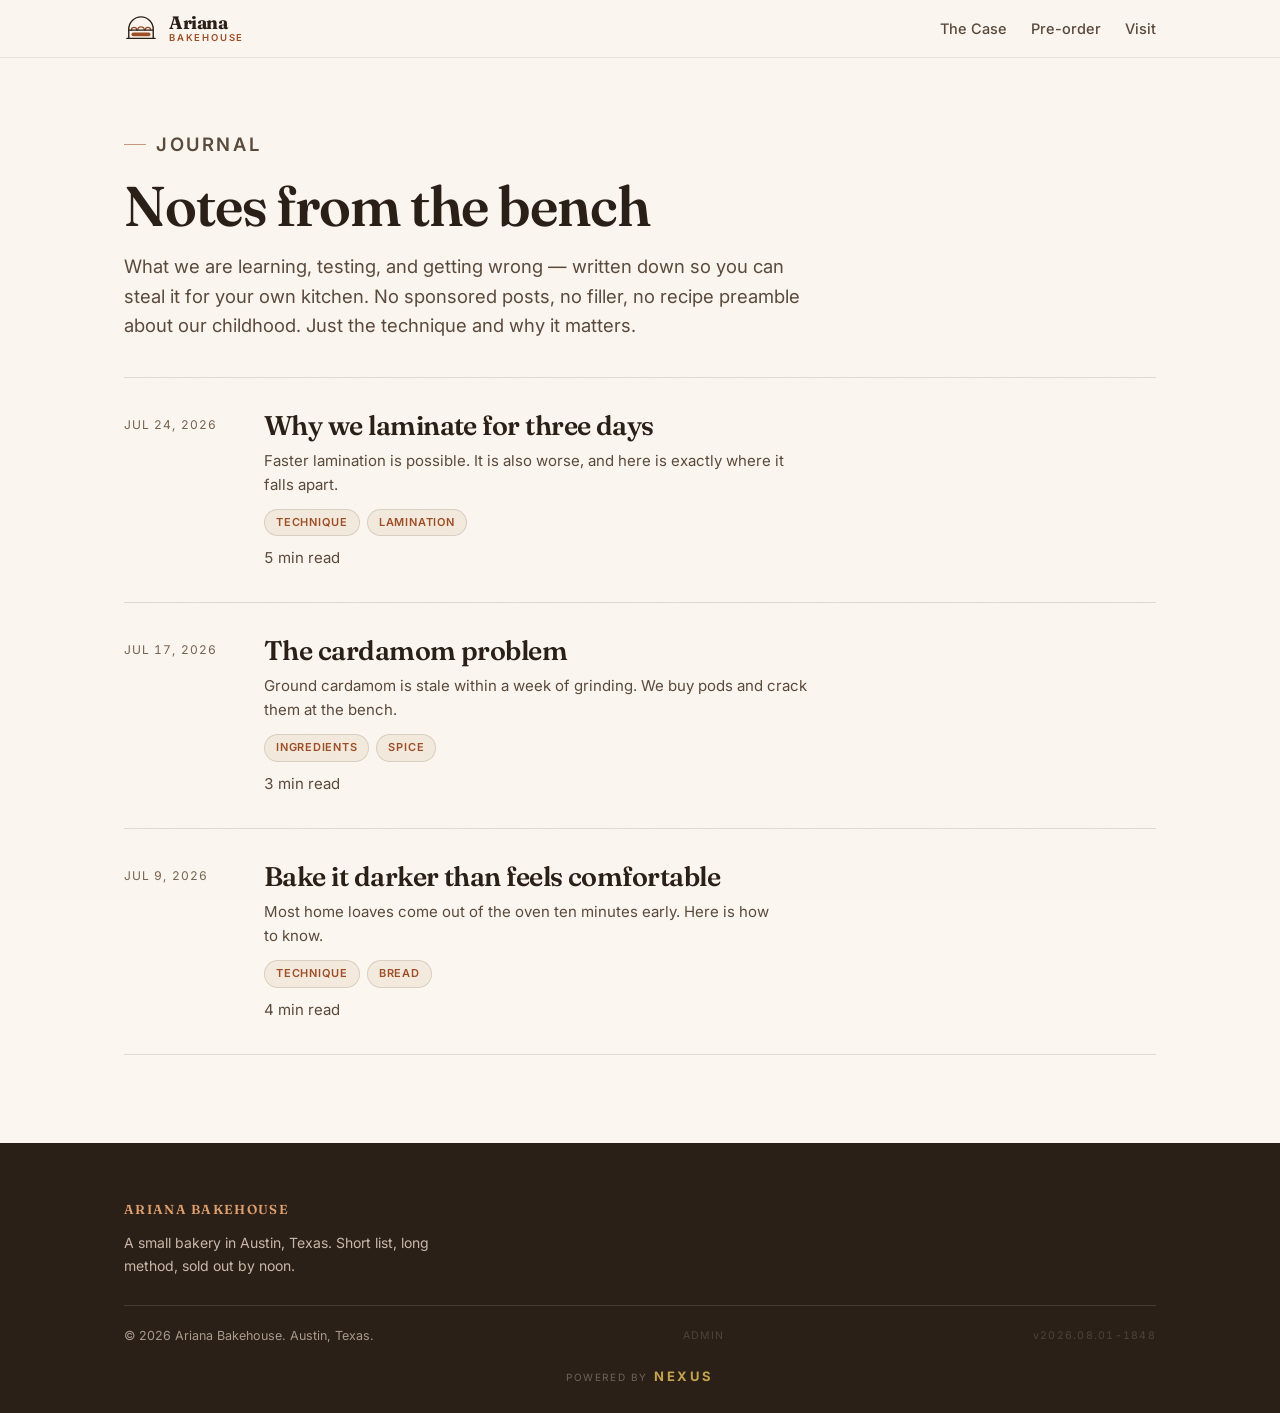
<file: journal/index.html>
<!doctype html>
<html lang="en">
<head>
<meta charset="utf-8">
<meta name="viewport" content="width=device-width, initial-scale=1">
<title>Journal — Notes from the Bench · Ariana Bakehouse</title>
<meta name="description" content="Baking notes from a small Austin bakery: lamination, cardamom, crust color, and the things we get wrong. Written so you can use them at home.">
<link rel="canonical" href="https://orioncontinuity.github.io/ArianaPastry/journal/">
<meta name="theme-color" content="#FBF6EF">
<meta name="color-scheme" content="light">
<link rel="icon" type="image/svg+xml" href="../favicon.svg">
<meta property="og:type" content="website">
<meta property="og:site_name" content="Ariana Bakehouse">
<meta property="og:title" content="Journal — Notes from the Bench · Ariana Bakehouse">
<meta property="og:description" content="Baking notes from a small Austin bakery, written so you can use them at home.">
<meta property="og:url" content="https://orioncontinuity.github.io/ArianaPastry/journal/">
<link rel="preconnect" href="https://fonts.googleapis.com">
<link rel="preconnect" href="https://fonts.gstatic.com" crossorigin>
<link href="https://fonts.googleapis.com/css2?family=Fraunces:opsz,wght@9..144,400;9..144,600;9..144,700&family=Inter:wght@400;500;600&display=swap" rel="stylesheet">
<link rel="stylesheet" href="../site.css">
<script type="application/ld+json">
{
  "@context": "https://schema.org",
  "@type": "Blog",
  "@id": "https://orioncontinuity.github.io/ArianaPastry/journal/#blog",
  "name": "Notes from the Bench",
  "description": "Baking notes from Ariana Bakehouse, a small bakery in Austin, Texas.",
  "url": "https://orioncontinuity.github.io/ArianaPastry/journal/",
  "publisher": { "@type": "Bakery", "name": "Ariana Bakehouse", "url": "https://orioncontinuity.github.io/ArianaPastry/" }
}
</script>
</head>
<body>
<a class="skip" href="#main">Skip to content</a>

<header>
  <div class="wrap nav">
    <a class="brand" href="../" aria-label="Ariana Bakehouse — home">
      <svg class="mark" viewBox="0 0 64 64" aria-hidden="true">
        <g fill="none" stroke-width="2.6" stroke-linecap="round" stroke-linejoin="round">
          <path d="M9 51.6V34A23 23 0 0 1 55 34v17.6" stroke="#2B2018"/>
          <path d="M14 36a5 5 0 0 1 10 0" stroke="#9E4E26" stroke-width="2.4"/>
          <path d="M25.8 36a6.2 6.2 0 0 1 12.4 0" stroke="#9E4E26" stroke-width="2.4"/>
          <path d="M40 36a5 5 0 0 1 10 0" stroke="#9E4E26" stroke-width="2.4"/>
          <path d="M9 36H55" stroke="#2B2018" stroke-width="2.4"/>
          <path d="M5.5 51.6h53" stroke="#2B2018"/>
        </g>
        <rect x="14" y="40.6" width="36" height="6.8" rx="3.4" fill="#9E4E26"/>
      </svg>
      <span class="wm">Ariana<span class="tag">Bakehouse</span></span>
    </a>
    <nav class="nav-links" aria-label="Primary">
      <a href="../#case">The Case</a>
      <a href="../#order">Pre-order</a>
      <a href="../#visit">Visit</a>
    </nav>
  </div>
</header>

<main id="main" class="wrap">
  <!-- list view -->
  <div id="listView">
    <div class="j-head narrow">
      <p class="kicker"><span>Journal</span></p>
      <h1>Notes from the bench</h1>
      <p>What we are learning, testing, and getting wrong — written down so you can steal it
         for your own kitchen. No sponsored posts, no filler, no recipe preamble about our
         childhood. Just the technique and why it matters.</p>
    </div>
    <div class="j-list" id="jList"></div>
  </div>

  <!-- article view (used for entries written in the admin, which have no static page) -->
  <article class="post narrow" id="postView" hidden>
    <p><a href="./" style="color:var(--copper);font-weight:600;font-size:14px">&larr; All entries</a></p>
    <div class="meta" id="pMeta"></div>
    <h1 id="pTitle"></h1>
    <p class="lede" id="pLede"></p>
    <div class="prose" id="pBody"></div>
    <div class="post-foot">
      <a class="btn btn-s" href="./">More from the journal</a>
      <a class="btn btn-p" href="../#order">Pre-order for pickup</a>
    </div>
  </article>
</main>

<footer>
  <div class="wrap">
    <h4>Ariana Bakehouse</h4>
    <p style="font-size:14px;color:#C9B8A8;max-width:40ch">A small bakery in Austin, Texas.
      Short list, long method, sold out by noon.</p>
    <div class="f-bar">
      <span>&copy; <span id="yr">2026</span> Ariana Bakehouse. Austin, Texas.</span>
      <a class="f-admin" href="../admin.html" rel="nofollow" aria-label="Site administration">admin</a>
      <span id="build" class="f-ver" aria-hidden="true"></span>
    </div>
    <div class="f-powered">powered by <b>NEXUS</b></div>
  </div>
</footer>

<script src="../config.js?v=v2026.08.01-1848"></script>
<script>
'use strict';
/* Seed entries. Each has a real static page for crawlers; entries written later
   in admin.html have no static page and render client-side from the hash. */
var POSTS = [
 {slug:'why-we-laminate-for-three-days',title:'Why we laminate for three days',
  read_minutes:5,published_at:'2026-07-24',tags:['technique','lamination'],page:true,
  excerpt:'Faster lamination is possible. It is also worse, and here is exactly where it falls apart.'},
 {slug:'the-cardamom-problem',title:'The cardamom problem',
  read_minutes:3,published_at:'2026-07-17',tags:['ingredients','spice'],page:true,
  excerpt:'Ground cardamom is stale within a week of grinding. We buy pods and crack them at the bench.'},
 {slug:'bake-it-darker',title:'Bake it darker than feels comfortable',
  read_minutes:4,published_at:'2026-07-09',tags:['technique','bread'],page:true,
  excerpt:'Most home loaves come out of the oven ten minutes early. Here is how to know.'},
];

var CFG = window.AR_CONFIG || {};
var LIVE = !!(CFG.SUPA_URL && CFG.SUPA_KEY);
var $ = function (s) { return document.querySelector(s); };
function esc(s) {
  return String(s == null ? '' : s).replace(/[&<>"']/g, function (c) {
    return { '&': '&amp;', '<': '&lt;', '>': '&gt;', '"': '&quot;', "'": '&#39;' }[c];
  });
}
function fmtDate(s) {
  var d = new Date(String(s).slice(0, 10) + 'T00:00:00');
  if (isNaN(d)) return '';
  return d.toLocaleDateString('en-US', { month: 'short', day: 'numeric', year: 'numeric' });
}
function api(path) {
  return fetch(CFG.SUPA_URL + '/rest/v1/' + path, {
    headers: { apikey: CFG.SUPA_KEY, Authorization: 'Bearer ' + CFG.SUPA_KEY },
  }).then(function (r) { return r.ok ? r.json() : null; }).catch(function () { return null; });
}

/* Minimal, escape-first markdown. Everything is escaped BEFORE any tag is
   introduced, so post bodies can never inject HTML. */
function mdToHtml(src) {
  var blocks = esc(src || '').replace(/\r\n/g, '\n').split(/\n{2,}/);
  return blocks.map(function (b) {
    b = b.trim();
    if (!b) return '';
    if (/^###\s+/.test(b))  return '<h3>' + inline(b.replace(/^###\s+/, '')) + '</h3>';
    if (/^##\s+/.test(b))   return '<h2>' + inline(b.replace(/^##\s+/, '')) + '</h2>';
    if (/^&gt;\s?/.test(b)) return '<blockquote>' + inline(b.replace(/^&gt;\s?/gm, '')) + '</blockquote>';
    if (/^[-*]\s+/m.test(b) && /^[-*]\s+/.test(b)) {
      return '<ul>' + b.split('\n').map(function (l) {
        return '<li>' + inline(l.replace(/^[-*]\s+/, '')) + '</li>';
      }).join('') + '</ul>';
    }
    if (/^\d+\.\s+/.test(b)) {
      return '<ol>' + b.split('\n').map(function (l) {
        return '<li>' + inline(l.replace(/^\d+\.\s+/, '')) + '</li>';
      }).join('') + '</ol>';
    }
    return '<p>' + inline(b).replace(/\n/g, '<br>') + '</p>';
  }).join('');
}
function inline(s) {
  return s
    .replace(/\*\*([^*]+)\*\*/g, '<strong>$1</strong>')
    .replace(/(^|[\s(])\*([^*\n]+)\*/g, '$1<em>$2</em>')
    .replace(/`([^`]+)`/g, '<code>$1</code>');
}

function renderList() {
  $('#jList').innerHTML = POSTS.map(function (p) {
    var href = p.page ? p.slug + '/' : '#' + p.slug;
    return '<a class="j-item" href="' + esc(href) + '">'
      + '<span class="j-date">' + esc(fmtDate(p.published_at)) + '</span>'
      + '<div><h2>' + esc(p.title) + '</h2><p>' + esc(p.excerpt || '') + '</p>'
      + (p.tags && p.tags.length
          ? '<span class="j-tags">' + p.tags.map(function (t) {
              return '<span class="j-tag">' + esc(t) + '</span>'; }).join('') + '</span>'
          : '')
      + '<p class="j-read">' + (p.read_minutes || 4) + ' min read</p>'
      + '</div></a>';
  }).join('');
}

function showPost(slug) {
  var meta = POSTS.filter(function (p) { return p.slug === slug; })[0];
  if (meta && meta.page) { location.replace(slug + '/'); return; }
  if (!LIVE) { location.hash = ''; return; }
  api('ar_posts?select=*&active=eq.true&slug=eq.' + encodeURIComponent(slug) + '&limit=1')
    .then(function (rows) {
      var p = rows && rows[0];
      if (!p) { location.hash = ''; return; }
      $('#listView').hidden = true;
      $('#postView').hidden = false;
      $('#pMeta').innerHTML = '<span>' + esc(fmtDate(p.published_at)) + '</span>'
        + '<span class="dot"></span><span>' + (p.read_minutes || 4) + ' min read</span>';
      $('#pTitle').textContent = p.title;
      $('#pLede').textContent = p.excerpt || '';
      $('#pLede').hidden = !p.excerpt;
      $('#pBody').innerHTML = mdToHtml(p.body);
      document.title = p.title + ' — Ariana Bakehouse';
      window.scrollTo(0, 0);
    });
}

function route() {
  var slug = (location.hash || '').replace(/^#/, '');
  if (!slug) {
    $('#listView').hidden = false;
    $('#postView').hidden = true;
    document.title = 'Journal — Notes from the Bench · Ariana Bakehouse';
    return;
  }
  showPost(slug);
}

$('#yr').textContent = String(new Date().getFullYear());
var _b = document.getElementById('build'); if (_b) _b.textContent = (window.AR_CONFIG||{}).BUILD||'';
renderList();
route();
window.addEventListener('hashchange', route);

function pullPosts() {
  if (!LIVE) return;
  return api('ar_posts?select=slug,title,excerpt,read_minutes,published_at,tags&active=eq.true&order=published_at.desc')
    .then(function (rows) {
      if (!rows || !rows.length) return;
      var staticSlugs = {};
      POSTS.forEach(function (p) { if (p.page) staticSlugs[p.slug] = true; });
      POSTS = rows.map(function (r) {
        r.page = !!staticSlugs[r.slug];
        return r;
      });
      if (!location.hash) renderList();
    });
}
pullPosts();

/* Hooks for edit mode, and the same opt-in bootstrap the storefront uses. */
window.AR = { goLive: pullPosts, posts: function () { return POSTS; } };
if (/[?&]edit=1/.test(location.search)) {
  var _es = document.createElement('script');
  _es.src = '../edit.js?v=' + ((window.AR_CONFIG || {}).BUILD || '0');
  document.body.appendChild(_es);
}
</script>
</body>
</html>
</file>
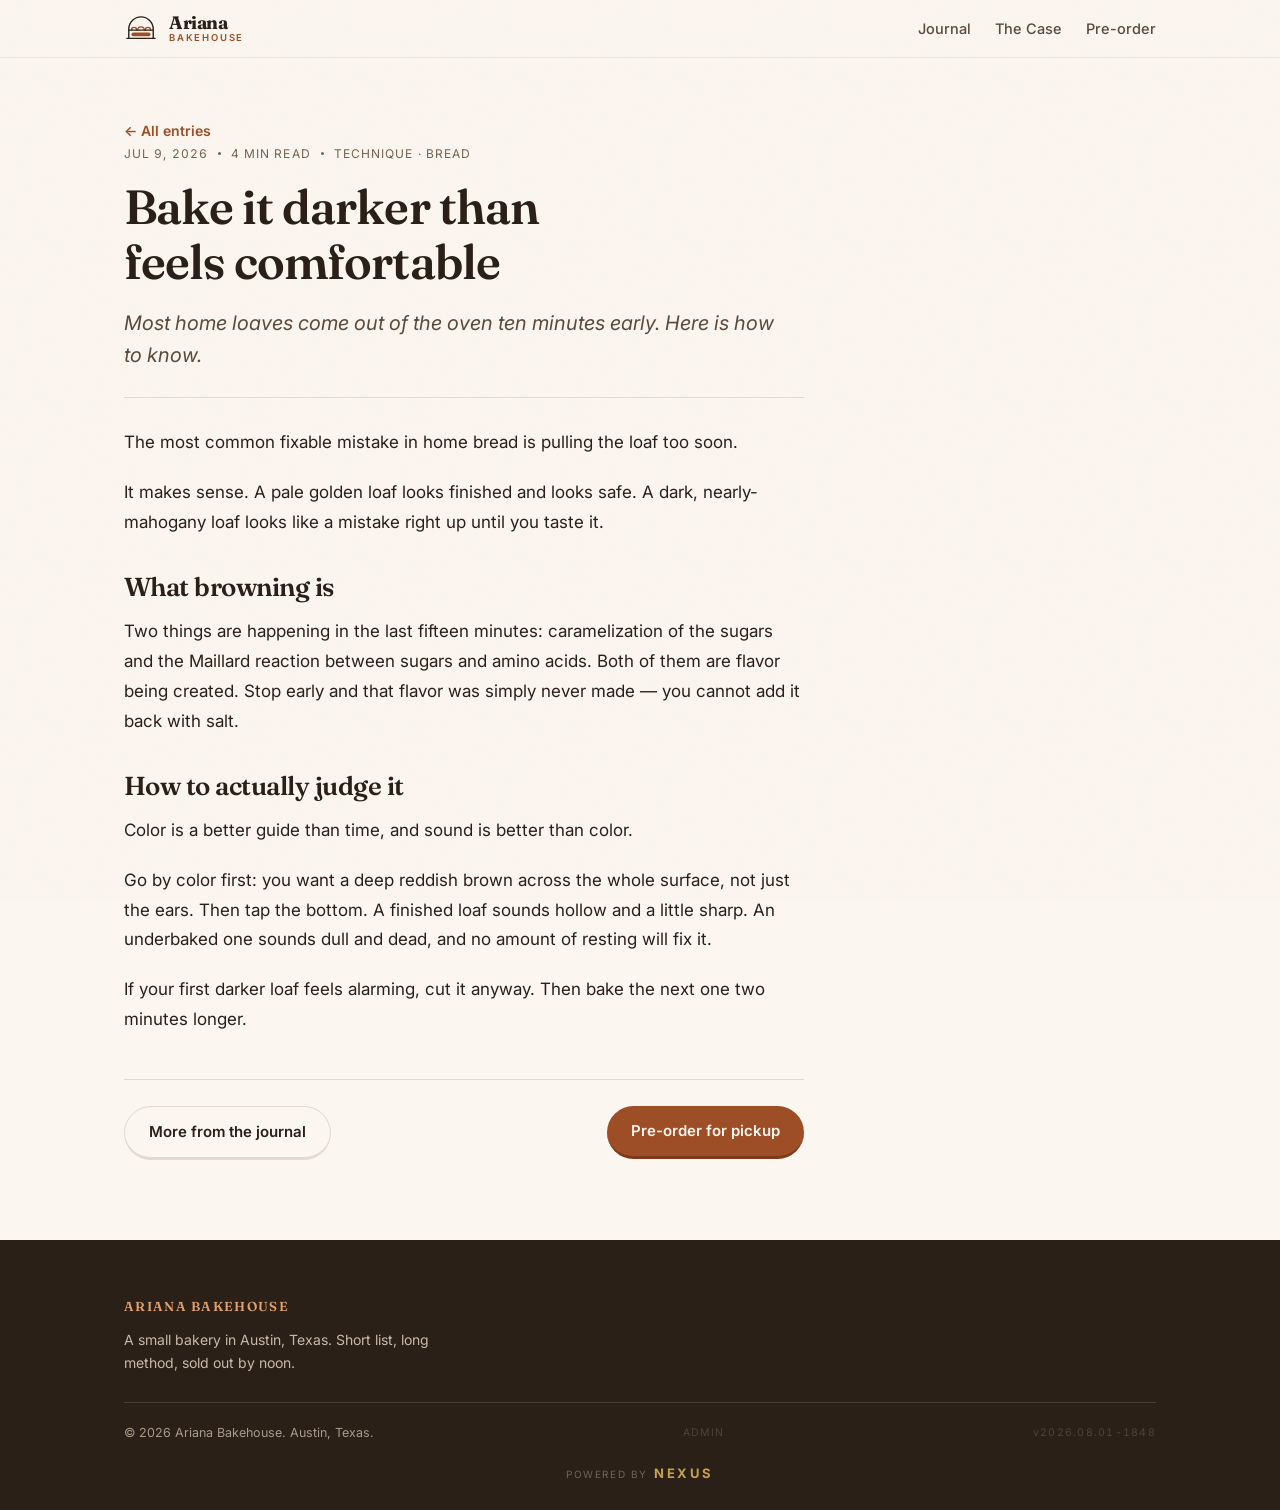
<file: journal/bake-it-darker/index.html>
<!doctype html>
<html lang="en">
<head>
<meta charset="utf-8">
<meta name="viewport" content="width=device-width, initial-scale=1">
<title>Bake it darker than feels comfortable — Ariana Bakehouse</title>
<meta name="description" content="Most home loaves come out of the oven ten minutes early. Here is how to know.">
<link rel="canonical" href="https://orioncontinuity.github.io/ArianaPastry/journal/bake-it-darker/">
<meta name="theme-color" content="#FBF6EF">
<meta name="color-scheme" content="light">
<link rel="icon" type="image/svg+xml" href="../../favicon.svg">
<meta property="og:type" content="article">
<meta property="og:site_name" content="Ariana Bakehouse">
<meta property="og:title" content="Bake it darker than feels comfortable">
<meta property="og:description" content="Most home loaves come out of the oven ten minutes early. Here is how to know.">
<meta property="og:url" content="https://orioncontinuity.github.io/ArianaPastry/journal/bake-it-darker/">
<meta property="article:published_time" content="2026-07-09">
<meta name="twitter:card" content="summary">
<meta name="twitter:title" content="Bake it darker than feels comfortable">
<meta name="twitter:description" content="Most home loaves come out of the oven ten minutes early. Here is how to know.">
<link rel="preconnect" href="https://fonts.googleapis.com">
<link rel="preconnect" href="https://fonts.gstatic.com" crossorigin>
<link href="https://fonts.googleapis.com/css2?family=Fraunces:opsz,wght@9..144,400;9..144,600;9..144,700&family=Inter:wght@400;500;600&display=swap" rel="stylesheet">
<link rel="stylesheet" href="../../site.css">
<script type="application/ld+json">
{
  "@context": "https://schema.org",
  "@graph": [
    {
      "@type": "BlogPosting",
      "@id": "https://orioncontinuity.github.io/ArianaPastry/journal/bake-it-darker/#post",
      "headline": "Bake it darker than feels comfortable",
      "description": "Most home loaves come out of the oven ten minutes early. Here is how to know.",
      "datePublished": "2026-07-09",
      "dateModified": "2026-07-09",
      "keywords": "technique, bread",
      "wordCount": 173,
      "inLanguage": "en-US",
      "mainEntityOfPage": {
        "@type": "WebPage",
        "@id": "https://orioncontinuity.github.io/ArianaPastry/journal/bake-it-darker/"
      },
      "author": {
        "@type": "Organization",
        "name": "Ariana Bakehouse",
        "url": "https://orioncontinuity.github.io/ArianaPastry/"
      },
      "publisher": {
        "@type": "Bakery",
        "name": "Ariana Bakehouse",
        "url": "https://orioncontinuity.github.io/ArianaPastry/"
      }
    },
    {
      "@type": "BreadcrumbList",
      "itemListElement": [
        {
          "@type": "ListItem",
          "position": 1,
          "name": "Home",
          "item": "https://orioncontinuity.github.io/ArianaPastry/"
        },
        {
          "@type": "ListItem",
          "position": 2,
          "name": "Journal",
          "item": "https://orioncontinuity.github.io/ArianaPastry/journal/"
        },
        {
          "@type": "ListItem",
          "position": 3,
          "name": "Bake it darker than feels comfortable",
          "item": "https://orioncontinuity.github.io/ArianaPastry/journal/bake-it-darker/"
        }
      ]
    }
  ]
}
</script>
</head>
<body>
<a class="skip" href="#main">Skip to content</a>

<header>
  <div class="wrap nav">
    <a class="brand" href="../../" aria-label="Ariana Bakehouse — home">
      <svg class="mark" viewBox="0 0 64 64" aria-hidden="true">
        <g fill="none" stroke-width="2.6" stroke-linecap="round" stroke-linejoin="round">
          <path d="M9 51.6V34A23 23 0 0 1 55 34v17.6" stroke="#2B2018"/>
          <path d="M14 36a5 5 0 0 1 10 0" stroke="#9E4E26" stroke-width="2.4"/>
          <path d="M25.8 36a6.2 6.2 0 0 1 12.4 0" stroke="#9E4E26" stroke-width="2.4"/>
          <path d="M40 36a5 5 0 0 1 10 0" stroke="#9E4E26" stroke-width="2.4"/>
          <path d="M9 36H55" stroke="#2B2018" stroke-width="2.4"/>
          <path d="M5.5 51.6h53" stroke="#2B2018"/>
        </g>
        <rect x="14" y="40.6" width="36" height="6.8" rx="3.4" fill="#9E4E26"/>
      </svg>
      <span class="wm">Ariana<span class="tag">Bakehouse</span></span>
    </a>
    <nav class="nav-links" aria-label="Primary">
      <a href="../">Journal</a>
      <a href="../../#case">The Case</a>
      <a href="../../#order">Pre-order</a>
    </nav>
  </div>
</header>

<main id="main" class="wrap">
  <article class="post narrow">
    <p><a href="../" style="color:var(--copper);font-weight:600;font-size:14px">&larr; All entries</a></p>
    <div class="meta">
      <span>Jul 9, 2026</span><span class="dot"></span>
      <span>4 min read</span><span class="dot"></span>
      <span>technique · bread</span>
    </div>
    <h1>Bake it darker than feels comfortable</h1>
    <p class="lede">Most home loaves come out of the oven ten minutes early. Here is how to know.</p>
    <div class="prose">
      <p>The most common fixable mistake in home bread is pulling the loaf too soon.</p>
      <p>It makes sense. A pale golden loaf looks finished and looks safe. A dark, nearly-mahogany loaf looks like a mistake right up until you taste it.</p>
      <h2>What browning is</h2>
      <p>Two things are happening in the last fifteen minutes: caramelization of the sugars and the Maillard reaction between sugars and amino acids. Both of them are flavor being created. Stop early and that flavor was simply never made — you cannot add it back with salt.</p>
      <h2>How to actually judge it</h2>
      <p>Color is a better guide than time, and sound is better than color.</p>
      <p>Go by color first: you want a deep reddish brown across the whole surface, not just the ears. Then tap the bottom. A finished loaf sounds hollow and a little sharp. An underbaked one sounds dull and dead, and no amount of resting will fix it.</p>
      <p>If your first darker loaf feels alarming, cut it anyway. Then bake the next one two minutes longer.</p>
    </div>
    <div class="post-foot">
      <a class="btn btn-s" href="../">More from the journal</a>
      <a class="btn btn-p" href="../../#order">Pre-order for pickup</a>
    </div>
  </article>
</main>

<footer>
  <div class="wrap">
    <h4>Ariana Bakehouse</h4>
    <p style="font-size:14px;color:#C9B8A8;max-width:40ch">A small bakery in Austin, Texas.
      Short list, long method, sold out by noon.</p>
    <div class="f-bar">
      <span>&copy; 2026 Ariana Bakehouse. Austin, Texas.</span>
      <a class="f-admin" href="../../admin.html" rel="nofollow" aria-label="Site administration">admin</a>
      <span class="f-ver" aria-hidden="true">v2026.08.01-1848</span>
    </div>
    <div class="f-powered">powered by <b>NEXUS</b></div>
  </div>
</footer>
</body>
</html>
</file>
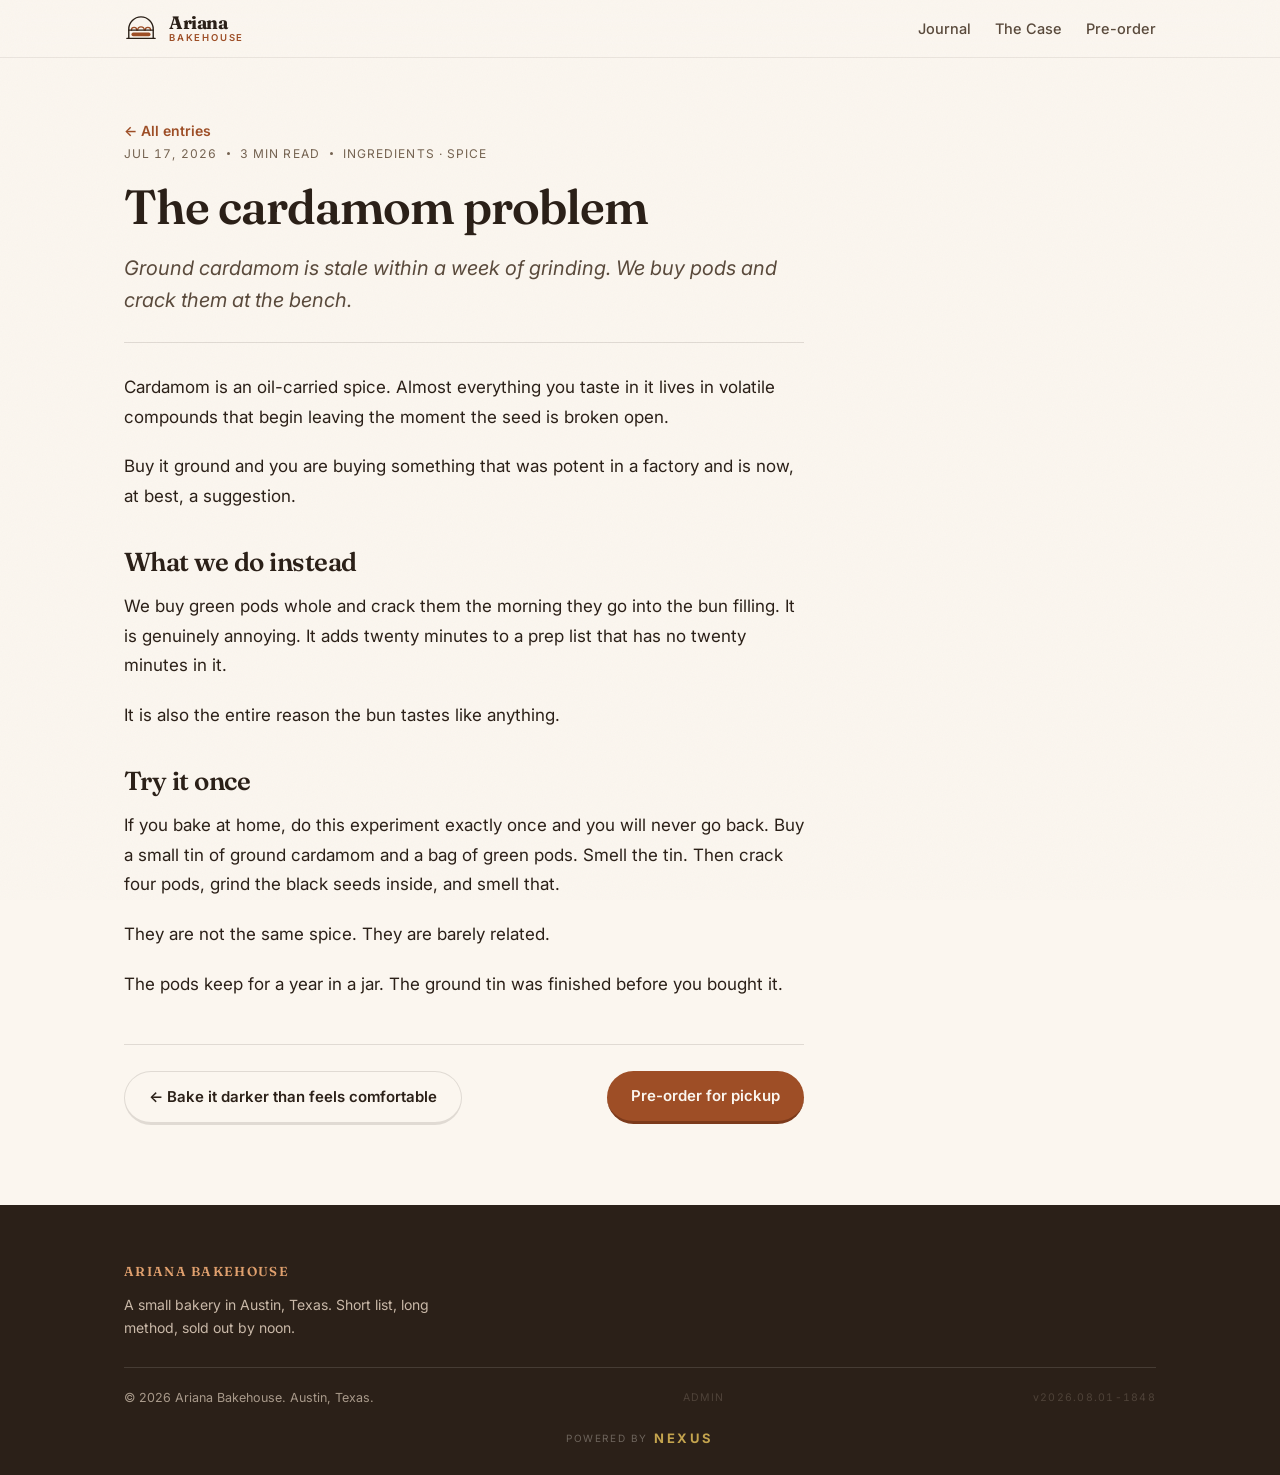
<file: journal/the-cardamom-problem/index.html>
<!doctype html>
<html lang="en">
<head>
<meta charset="utf-8">
<meta name="viewport" content="width=device-width, initial-scale=1">
<title>The cardamom problem — Ariana Bakehouse</title>
<meta name="description" content="Ground cardamom is stale within a week of grinding. We buy pods and crack them at the bench.">
<link rel="canonical" href="https://orioncontinuity.github.io/ArianaPastry/journal/the-cardamom-problem/">
<meta name="theme-color" content="#FBF6EF">
<meta name="color-scheme" content="light">
<link rel="icon" type="image/svg+xml" href="../../favicon.svg">
<meta property="og:type" content="article">
<meta property="og:site_name" content="Ariana Bakehouse">
<meta property="og:title" content="The cardamom problem">
<meta property="og:description" content="Ground cardamom is stale within a week of grinding. We buy pods and crack them at the bench.">
<meta property="og:url" content="https://orioncontinuity.github.io/ArianaPastry/journal/the-cardamom-problem/">
<meta property="article:published_time" content="2026-07-17">
<meta name="twitter:card" content="summary">
<meta name="twitter:title" content="The cardamom problem">
<meta name="twitter:description" content="Ground cardamom is stale within a week of grinding. We buy pods and crack them at the bench.">
<link rel="preconnect" href="https://fonts.googleapis.com">
<link rel="preconnect" href="https://fonts.gstatic.com" crossorigin>
<link href="https://fonts.googleapis.com/css2?family=Fraunces:opsz,wght@9..144,400;9..144,600;9..144,700&family=Inter:wght@400;500;600&display=swap" rel="stylesheet">
<link rel="stylesheet" href="../../site.css">
<script type="application/ld+json">
{
  "@context": "https://schema.org",
  "@graph": [
    {
      "@type": "BlogPosting",
      "@id": "https://orioncontinuity.github.io/ArianaPastry/journal/the-cardamom-problem/#post",
      "headline": "The cardamom problem",
      "description": "Ground cardamom is stale within a week of grinding. We buy pods and crack them at the bench.",
      "datePublished": "2026-07-17",
      "dateModified": "2026-07-17",
      "keywords": "ingredients, spice",
      "wordCount": 173,
      "inLanguage": "en-US",
      "mainEntityOfPage": {
        "@type": "WebPage",
        "@id": "https://orioncontinuity.github.io/ArianaPastry/journal/the-cardamom-problem/"
      },
      "author": {
        "@type": "Organization",
        "name": "Ariana Bakehouse",
        "url": "https://orioncontinuity.github.io/ArianaPastry/"
      },
      "publisher": {
        "@type": "Bakery",
        "name": "Ariana Bakehouse",
        "url": "https://orioncontinuity.github.io/ArianaPastry/"
      }
    },
    {
      "@type": "BreadcrumbList",
      "itemListElement": [
        {
          "@type": "ListItem",
          "position": 1,
          "name": "Home",
          "item": "https://orioncontinuity.github.io/ArianaPastry/"
        },
        {
          "@type": "ListItem",
          "position": 2,
          "name": "Journal",
          "item": "https://orioncontinuity.github.io/ArianaPastry/journal/"
        },
        {
          "@type": "ListItem",
          "position": 3,
          "name": "The cardamom problem",
          "item": "https://orioncontinuity.github.io/ArianaPastry/journal/the-cardamom-problem/"
        }
      ]
    }
  ]
}
</script>
</head>
<body>
<a class="skip" href="#main">Skip to content</a>

<header>
  <div class="wrap nav">
    <a class="brand" href="../../" aria-label="Ariana Bakehouse — home">
      <svg class="mark" viewBox="0 0 64 64" aria-hidden="true">
        <g fill="none" stroke-width="2.6" stroke-linecap="round" stroke-linejoin="round">
          <path d="M9 51.6V34A23 23 0 0 1 55 34v17.6" stroke="#2B2018"/>
          <path d="M14 36a5 5 0 0 1 10 0" stroke="#9E4E26" stroke-width="2.4"/>
          <path d="M25.8 36a6.2 6.2 0 0 1 12.4 0" stroke="#9E4E26" stroke-width="2.4"/>
          <path d="M40 36a5 5 0 0 1 10 0" stroke="#9E4E26" stroke-width="2.4"/>
          <path d="M9 36H55" stroke="#2B2018" stroke-width="2.4"/>
          <path d="M5.5 51.6h53" stroke="#2B2018"/>
        </g>
        <rect x="14" y="40.6" width="36" height="6.8" rx="3.4" fill="#9E4E26"/>
      </svg>
      <span class="wm">Ariana<span class="tag">Bakehouse</span></span>
    </a>
    <nav class="nav-links" aria-label="Primary">
      <a href="../">Journal</a>
      <a href="../../#case">The Case</a>
      <a href="../../#order">Pre-order</a>
    </nav>
  </div>
</header>

<main id="main" class="wrap">
  <article class="post narrow">
    <p><a href="../" style="color:var(--copper);font-weight:600;font-size:14px">&larr; All entries</a></p>
    <div class="meta">
      <span>Jul 17, 2026</span><span class="dot"></span>
      <span>3 min read</span><span class="dot"></span>
      <span>ingredients · spice</span>
    </div>
    <h1>The cardamom problem</h1>
    <p class="lede">Ground cardamom is stale within a week of grinding. We buy pods and crack them at the bench.</p>
    <div class="prose">
      <p>Cardamom is an oil-carried spice. Almost everything you taste in it lives in volatile compounds that begin leaving the moment the seed is broken open.</p>
      <p>Buy it ground and you are buying something that was potent in a factory and is now, at best, a suggestion.</p>
      <h2>What we do instead</h2>
      <p>We buy green pods whole and crack them the morning they go into the bun filling. It is genuinely annoying. It adds twenty minutes to a prep list that has no twenty minutes in it.</p>
      <p>It is also the entire reason the bun tastes like anything.</p>
      <h2>Try it once</h2>
      <p>If you bake at home, do this experiment exactly once and you will never go back. Buy a small tin of ground cardamom and a bag of green pods. Smell the tin. Then crack four pods, grind the black seeds inside, and smell that.</p>
      <p>They are not the same spice. They are barely related.</p>
      <p>The pods keep for a year in a jar. The ground tin was finished before you bought it.</p>
    </div>
    <div class="post-foot">
      <a class="btn btn-s" href="../bake-it-darker/">&larr; Bake it darker than feels comfortable</a>
      <a class="btn btn-p" href="../../#order">Pre-order for pickup</a>
    </div>
  </article>
</main>

<footer>
  <div class="wrap">
    <h4>Ariana Bakehouse</h4>
    <p style="font-size:14px;color:#C9B8A8;max-width:40ch">A small bakery in Austin, Texas.
      Short list, long method, sold out by noon.</p>
    <div class="f-bar">
      <span>&copy; 2026 Ariana Bakehouse. Austin, Texas.</span>
      <a class="f-admin" href="../../admin.html" rel="nofollow" aria-label="Site administration">admin</a>
      <span class="f-ver" aria-hidden="true">v2026.08.01-1848</span>
    </div>
    <div class="f-powered">powered by <b>NEXUS</b></div>
  </div>
</footer>
</body>
</html>
</file>
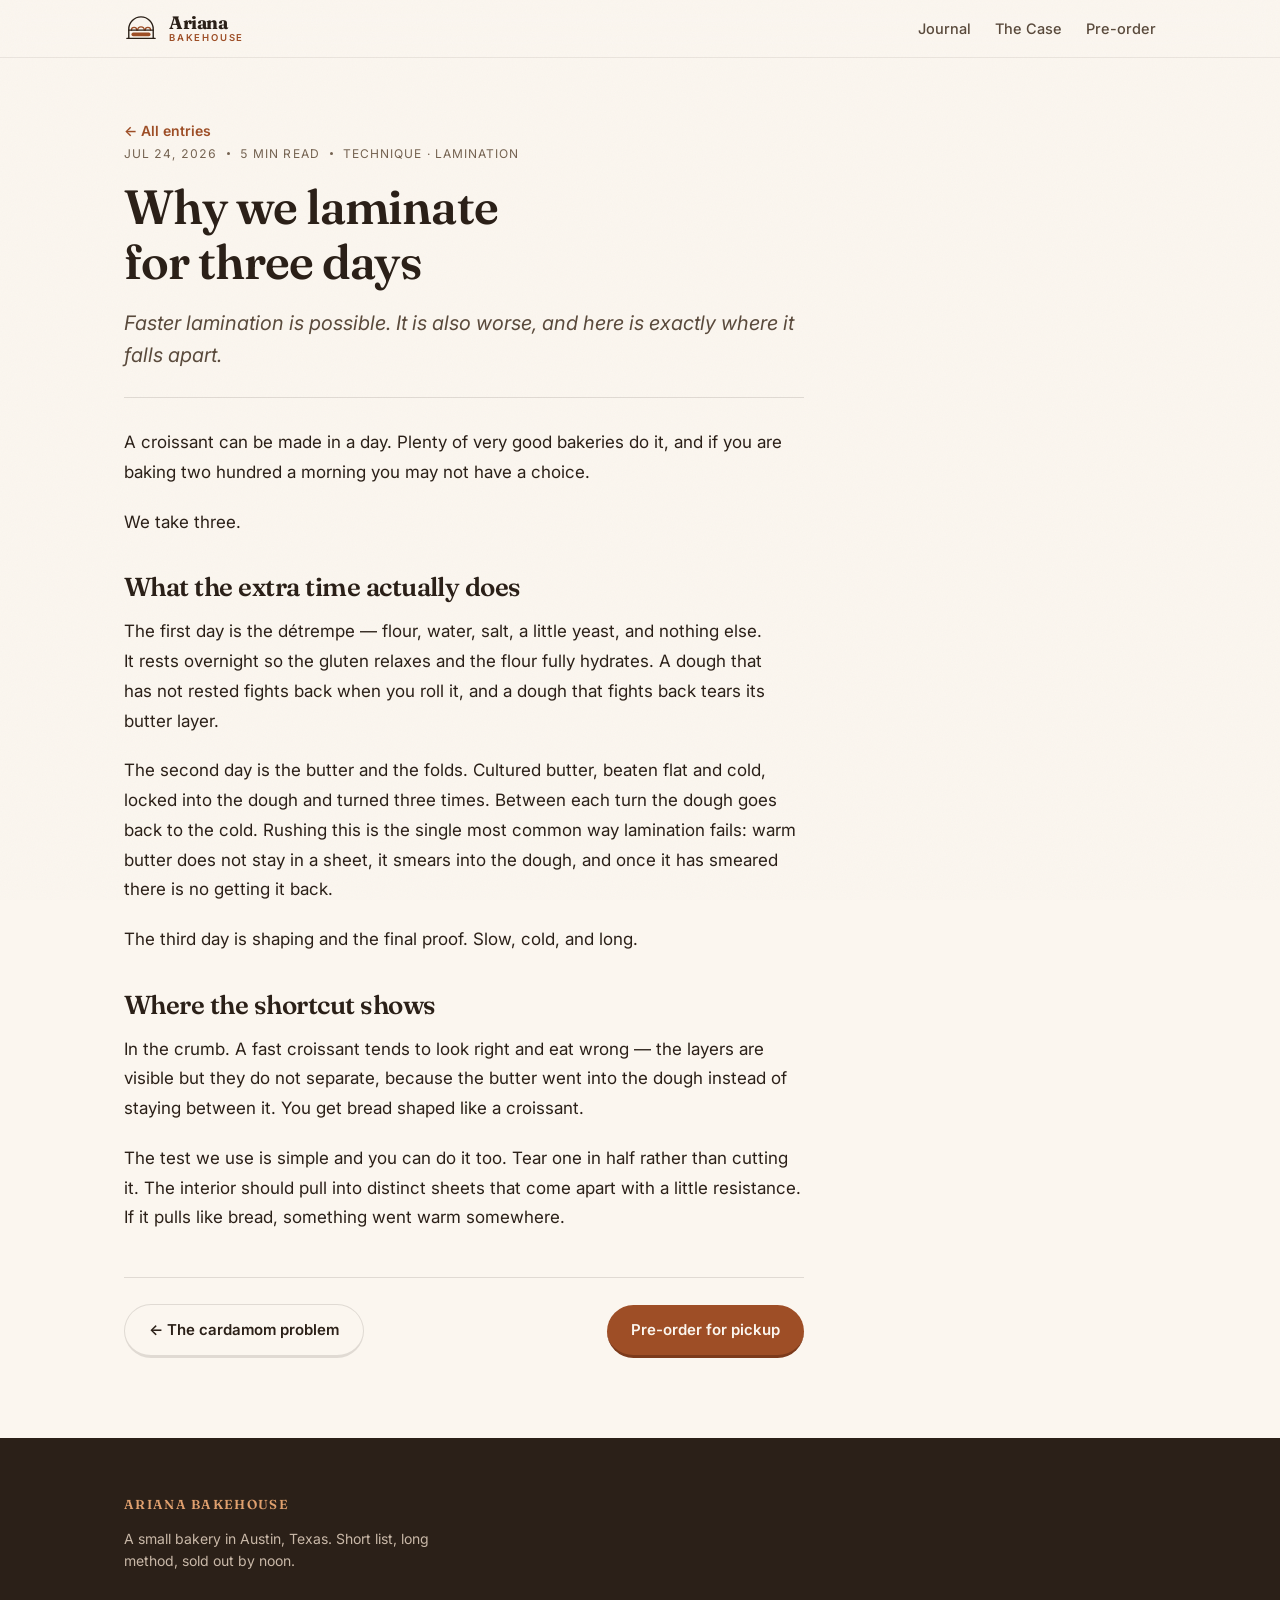
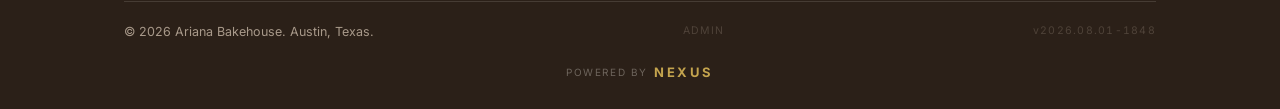
<file: journal/why-we-laminate-for-three-days/index.html>
<!doctype html>
<html lang="en">
<head>
<meta charset="utf-8">
<meta name="viewport" content="width=device-width, initial-scale=1">
<title>Why we laminate for three days — Ariana Bakehouse</title>
<meta name="description" content="Faster lamination is possible. It is also worse, and here is exactly where it falls apart.">
<link rel="canonical" href="https://orioncontinuity.github.io/ArianaPastry/journal/why-we-laminate-for-three-days/">
<meta name="theme-color" content="#FBF6EF">
<meta name="color-scheme" content="light">
<link rel="icon" type="image/svg+xml" href="../../favicon.svg">
<meta property="og:type" content="article">
<meta property="og:site_name" content="Ariana Bakehouse">
<meta property="og:title" content="Why we laminate for three days">
<meta property="og:description" content="Faster lamination is possible. It is also worse, and here is exactly where it falls apart.">
<meta property="og:url" content="https://orioncontinuity.github.io/ArianaPastry/journal/why-we-laminate-for-three-days/">
<meta property="article:published_time" content="2026-07-24">
<meta name="twitter:card" content="summary">
<meta name="twitter:title" content="Why we laminate for three days">
<meta name="twitter:description" content="Faster lamination is possible. It is also worse, and here is exactly where it falls apart.">
<link rel="preconnect" href="https://fonts.googleapis.com">
<link rel="preconnect" href="https://fonts.gstatic.com" crossorigin>
<link href="https://fonts.googleapis.com/css2?family=Fraunces:opsz,wght@9..144,400;9..144,600;9..144,700&family=Inter:wght@400;500;600&display=swap" rel="stylesheet">
<link rel="stylesheet" href="../../site.css">
<script type="application/ld+json">
{
  "@context": "https://schema.org",
  "@graph": [
    {
      "@type": "BlogPosting",
      "@id": "https://orioncontinuity.github.io/ArianaPastry/journal/why-we-laminate-for-three-days/#post",
      "headline": "Why we laminate for three days",
      "description": "Faster lamination is possible. It is also worse, and here is exactly where it falls apart.",
      "datePublished": "2026-07-24",
      "dateModified": "2026-07-24",
      "keywords": "technique, lamination",
      "wordCount": 260,
      "inLanguage": "en-US",
      "mainEntityOfPage": {
        "@type": "WebPage",
        "@id": "https://orioncontinuity.github.io/ArianaPastry/journal/why-we-laminate-for-three-days/"
      },
      "author": {
        "@type": "Organization",
        "name": "Ariana Bakehouse",
        "url": "https://orioncontinuity.github.io/ArianaPastry/"
      },
      "publisher": {
        "@type": "Bakery",
        "name": "Ariana Bakehouse",
        "url": "https://orioncontinuity.github.io/ArianaPastry/"
      }
    },
    {
      "@type": "BreadcrumbList",
      "itemListElement": [
        {
          "@type": "ListItem",
          "position": 1,
          "name": "Home",
          "item": "https://orioncontinuity.github.io/ArianaPastry/"
        },
        {
          "@type": "ListItem",
          "position": 2,
          "name": "Journal",
          "item": "https://orioncontinuity.github.io/ArianaPastry/journal/"
        },
        {
          "@type": "ListItem",
          "position": 3,
          "name": "Why we laminate for three days",
          "item": "https://orioncontinuity.github.io/ArianaPastry/journal/why-we-laminate-for-three-days/"
        }
      ]
    }
  ]
}
</script>
</head>
<body>
<a class="skip" href="#main">Skip to content</a>

<header>
  <div class="wrap nav">
    <a class="brand" href="../../" aria-label="Ariana Bakehouse — home">
      <svg class="mark" viewBox="0 0 64 64" aria-hidden="true">
        <g fill="none" stroke-width="2.6" stroke-linecap="round" stroke-linejoin="round">
          <path d="M9 51.6V34A23 23 0 0 1 55 34v17.6" stroke="#2B2018"/>
          <path d="M14 36a5 5 0 0 1 10 0" stroke="#9E4E26" stroke-width="2.4"/>
          <path d="M25.8 36a6.2 6.2 0 0 1 12.4 0" stroke="#9E4E26" stroke-width="2.4"/>
          <path d="M40 36a5 5 0 0 1 10 0" stroke="#9E4E26" stroke-width="2.4"/>
          <path d="M9 36H55" stroke="#2B2018" stroke-width="2.4"/>
          <path d="M5.5 51.6h53" stroke="#2B2018"/>
        </g>
        <rect x="14" y="40.6" width="36" height="6.8" rx="3.4" fill="#9E4E26"/>
      </svg>
      <span class="wm">Ariana<span class="tag">Bakehouse</span></span>
    </a>
    <nav class="nav-links" aria-label="Primary">
      <a href="../">Journal</a>
      <a href="../../#case">The Case</a>
      <a href="../../#order">Pre-order</a>
    </nav>
  </div>
</header>

<main id="main" class="wrap">
  <article class="post narrow">
    <p><a href="../" style="color:var(--copper);font-weight:600;font-size:14px">&larr; All entries</a></p>
    <div class="meta">
      <span>Jul 24, 2026</span><span class="dot"></span>
      <span>5 min read</span><span class="dot"></span>
      <span>technique · lamination</span>
    </div>
    <h1>Why we laminate for three days</h1>
    <p class="lede">Faster lamination is possible. It is also worse, and here is exactly where it falls apart.</p>
    <div class="prose">
      <p>A croissant can be made in a day. Plenty of very good bakeries do it, and if you are baking two hundred a morning you may not have a choice.</p>
      <p>We take three.</p>
      <h2>What the extra time actually does</h2>
      <p>The first day is the détrempe — flour, water, salt, a little yeast, and nothing else. It rests overnight so the gluten relaxes and the flour fully hydrates. A dough that has not rested fights back when you roll it, and a dough that fights back tears its butter layer.</p>
      <p>The second day is the butter and the folds. Cultured butter, beaten flat and cold, locked into the dough and turned three times. Between each turn the dough goes back to the cold. Rushing this is the single most common way lamination fails: warm butter does not stay in a sheet, it smears into the dough, and once it has smeared there is no getting it back.</p>
      <p>The third day is shaping and the final proof. Slow, cold, and long.</p>
      <h2>Where the shortcut shows</h2>
      <p>In the crumb. A fast croissant tends to look right and eat wrong — the layers are visible but they do not separate, because the butter went into the dough instead of staying between it. You get bread shaped like a croissant.</p>
      <p>The test we use is simple and you can do it too. Tear one in half rather than cutting it. The interior should pull into distinct sheets that come apart with a little resistance. If it pulls like bread, something went warm somewhere.</p>
    </div>
    <div class="post-foot">
      <a class="btn btn-s" href="../the-cardamom-problem/">&larr; The cardamom problem</a>
      <a class="btn btn-p" href="../../#order">Pre-order for pickup</a>
    </div>
  </article>
</main>

<footer>
  <div class="wrap">
    <h4>Ariana Bakehouse</h4>
    <p style="font-size:14px;color:#C9B8A8;max-width:40ch">A small bakery in Austin, Texas.
      Short list, long method, sold out by noon.</p>
    <div class="f-bar">
      <span>&copy; 2026 Ariana Bakehouse. Austin, Texas.</span>
      <a class="f-admin" href="../../admin.html" rel="nofollow" aria-label="Site administration">admin</a>
      <span class="f-ver" aria-hidden="true">v2026.08.01-1848</span>
    </div>
    <div class="f-powered">powered by <b>NEXUS</b></div>
  </div>
</footer>
</body>
</html>
</file>
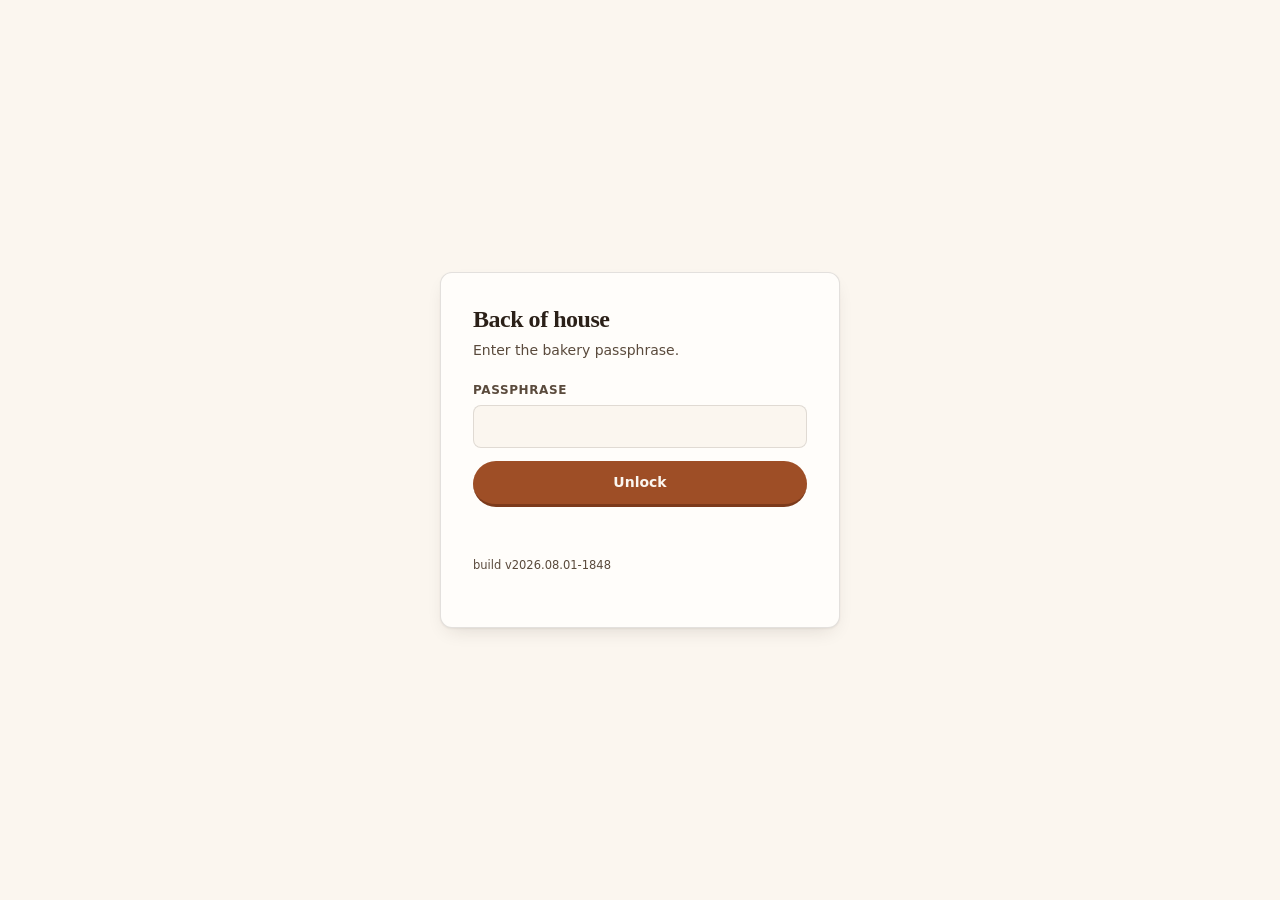
<file: admin.html>
<!doctype html>
<html lang="en">
<head>
<meta charset="utf-8">
<meta name="viewport" content="width=device-width, initial-scale=1">
<title>Back of house — Ariana Bakehouse</title>
<meta name="robots" content="noindex, nofollow">
<meta http-equiv="cache-control" content="no-cache, must-revalidate">
<meta name="theme-color" content="#2B2018">
<link rel="icon" type="image/svg+xml" href="favicon.svg">
<style>
  :root{
    --ink:#2B2018; --ink-soft:#5A4A3C; --ink-faint:#756351;
    --page:#FBF6EF; --card:#FFFDFA; --band:#F3EADD;
    --copper:#9E4E26; --copper-deep:#7C3A1B; --copper-lite:#E0A06E; --pistachio:#4F6B3C;
    --line:rgba(43,32,24,.13); --hairline:rgba(43,32,24,.08);
    --r:12px; --r-sm:8px;
    --shadow-1:0 1px 2px rgba(43,32,24,.06), 0 8px 20px -8px rgba(43,32,24,.16);
    --disp:'Fraunces',Georgia,serif;
    --body:'Inter',system-ui,-apple-system,'Segoe UI',sans-serif;
  }
  *{margin:0;padding:0;box-sizing:border-box}
  /* The HTML `hidden` attribute only works through the UA rule [hidden]{display:none},
     which ANY author display rule outranks. `.gate` sets display:grid and
     `.tray-total` sets display:flex, so setting .hidden on them did nothing: a
     successful admin login left the login box covering the screen, and an empty
     tray still showed "Estimated total". Make hidden authoritative. */
  [hidden]{display:none !important}

  body{font-family:var(--body);background:var(--page);color:var(--ink);line-height:1.55;
    -webkit-font-smoothing:antialiased}
  h1,h2,h3{font-family:var(--disp);font-weight:600;line-height:1.2;letter-spacing:-.02em}
  a{color:var(--copper)}
  .wrap{max-width:980px;margin:0 auto;padding:0 20px}
  :focus-visible{outline:2px solid var(--copper);outline-offset:2px;border-radius:4px}

  /* gate */
  .gate{min-height:100dvh;display:grid;place-items:center;padding:24px}
  .gate-card{background:var(--card);border:1px solid var(--line);border-radius:var(--r);
    padding:32px;max-width:400px;width:100%;box-shadow:var(--shadow-1)}
  .gate-card h1{font-size:24px;margin-bottom:6px}
  .gate-card p{font-size:14px;color:var(--ink-soft);margin-bottom:20px}

  header.top{background:var(--ink);color:#E9E3DB;padding:16px 0}
  header.top .wrap{display:flex;align-items:center;gap:14px;flex-wrap:wrap}
  header.top h1{font-size:18px;color:#FBF6EF}
  header.top .sp{margin-left:auto}
  .out{background:none;border:1px solid rgba(233,227,219,.3);color:#E9E3DB;
    border-radius:999px;padding:7px 15px;font:inherit;font-size:13px;cursor:pointer}

  .tabs{display:flex;gap:6px;flex-wrap:wrap;padding:18px 0;border-bottom:1px solid var(--line)}
  .tab{background:none;border:1px solid var(--line);border-radius:999px;padding:9px 17px;
    font:inherit;font-size:14px;font-weight:500;color:var(--ink-soft);cursor:pointer;min-height:40px}
  .tab[aria-selected="true"]{background:var(--ink);border-color:var(--ink);color:var(--page);font-weight:600}

  .panel{padding:26px 0 60px}
  .panel[hidden]{display:none}
  .panel h2{font-size:21px;margin-bottom:4px}
  .panel .sub{font-size:14px;color:var(--ink-soft);margin-bottom:20px}

  .card{background:var(--card);border:1px solid var(--line);border-radius:var(--r);
    padding:18px;margin-bottom:14px;box-shadow:var(--shadow-1)}
  .row{display:flex;gap:12px;align-items:center;flex-wrap:wrap}
  .row .sp{margin-left:auto}

  label{display:block;font-size:12px;font-weight:600;letter-spacing:.05em;
    text-transform:uppercase;color:var(--ink-soft);margin-bottom:5px}
  input,textarea,select{font-family:inherit;font-size:16px;color:var(--ink);background:var(--page);
    border:1px solid var(--line);border-radius:var(--r-sm);padding:11px 13px;width:100%}
  input:focus,textarea:focus,select:focus{outline:none;border-color:var(--copper);
    box-shadow:0 0 0 3px rgba(158,78,38,.22)}
  textarea{min-height:110px;resize:vertical;line-height:1.6}
  .grid2{display:grid;grid-template-columns:1fr 1fr;gap:12px}
  .grid3{display:grid;grid-template-columns:repeat(3,1fr);gap:12px}
  .f{margin-bottom:13px}
  @media(max-width:640px){.grid2,.grid3{grid-template-columns:1fr}}

  .btn{display:inline-flex;align-items:center;justify-content:center;gap:7px;font:inherit;
    font-size:14px;font-weight:600;padding:11px 20px;border-radius:999px;cursor:pointer;
    border:0;min-height:42px}
  .btn-p{background:var(--copper);color:#FBF6EF;border-bottom:3px solid var(--copper-deep)}
  .btn-p:active{transform:translateY(1px);border-bottom-width:1px;margin-bottom:2px}
  .btn-s{background:var(--card);color:var(--ink);border:1px solid var(--line)}
  .btn-d{background:none;color:var(--copper-deep);border:1px solid var(--line)}
  .btn:disabled{opacity:.5;cursor:default}

  .pill{display:inline-block;font-size:11px;font-weight:600;letter-spacing:.07em;
    text-transform:uppercase;padding:4px 10px;border-radius:999px;background:var(--band);
    color:var(--ink-soft);border:1px solid var(--line)}
  .pill.new{background:var(--copper);color:#FBF6EF;border-color:var(--copper)}
  .pill.confirmed{background:var(--pistachio);color:#FBF6EF;border-color:var(--pistachio)}
  .pill.done,.pill.cancelled{opacity:.7}

  .stats{display:grid;grid-template-columns:repeat(auto-fit,minmax(150px,1fr));gap:12px;margin-bottom:22px}
  .stat{background:var(--card);border:1px solid var(--line);border-radius:var(--r);padding:16px}
  .stat b{display:block;font-family:var(--disp);font-size:28px;font-variant-numeric:tabular-nums}
  .stat span{font-size:12px;letter-spacing:.06em;text-transform:uppercase;color:var(--ink-faint)}

  .msg{font-size:14px;margin-top:10px;min-height:20px}
  .msg.ok{color:var(--pistachio);font-weight:600}
  .msg.err{color:var(--copper-deep);font-weight:600}
  .warn{background:var(--copper);color:#FBF6EF;border-radius:var(--r);padding:14px 18px;
    font-size:14px;margin:18px 0}
  .muted{color:var(--ink-faint);font-size:13.5px}
  .items{list-style:none;font-size:13.5px;color:var(--ink-soft);margin-top:8px}
  .items li{padding:3px 0}
  .mono{font-variant-numeric:tabular-nums}
</style>
</head>
<body>

<!-- ══ gate ══ -->
<div class="gate" id="gate">
  <form class="gate-card" id="gateForm">
    <h1>Back of house</h1>
    <p>Enter the bakery passphrase.</p>
    <div class="f">
      <label for="pass">Passphrase</label>
      <input id="pass" type="password" autocomplete="current-password" required>
    </div>
    <button class="btn btn-p" style="width:100%" id="gateBtn" type="submit">Unlock</button>
    <p class="msg" id="gateMsg" role="status" aria-live="polite"></p>
    <p class="muted" id="gateCfg" style="margin-top:14px"></p>
    <p class="muted" id="buildTag" style="margin-top:6px;font-size:11.5px"></p>
  </form>
</div>

<!-- ══ app ══ -->
<div id="app" hidden>
  <header class="top">
    <div class="wrap">
      <h1>Ariana Bakehouse — back of house</h1>
      <span class="sp"></span>
      <a href="./?edit=1" style="color:#E0A06E;font-size:13px;font-weight:600">Edit the site &rarr;</a>
      <a href="./" style="color:#C9B8A8;font-size:13px">View site</a>
      <button class="out" id="logout">Lock</button>
    </div>
  </header>

  <div class="wrap">
    <div class="tabs" role="tablist">
      <button class="tab" role="tab" data-tab="orders"   aria-selected="true">Orders</button>
      <button class="tab" role="tab" data-tab="products" aria-selected="false">The case</button>
      <button class="tab" role="tab" data-tab="journal"  aria-selected="false">Journal</button>
      <button class="tab" role="tab" data-tab="text"     aria-selected="false">Page text</button>
    </div>

    <!-- ORDERS -->
    <section class="panel" id="p-orders" role="tabpanel">
      <h2>Orders</h2>
      <p class="sub">New requests first. Confirm by phone or email, then move the order along.</p>
      <div class="stats" id="stats"></div>
      <div id="orderList"></div>
    </section>

    <!-- PRODUCTS -->
    <section class="panel" id="p-products" role="tabpanel" hidden>
      <h2>The case</h2>
      <p class="sub">What customers can add to a tray. Prices are re-checked on the server at
        order time, so this table is the only source of truth.</p>
      <div class="card">
        <h3 style="font-size:16px;margin-bottom:12px" id="pfTitle">Add an item</h3>
        <form id="prodForm">
          <input type="hidden" id="pf-id">
          <div class="grid2">
            <div class="f"><label for="pf-name">Name</label><input id="pf-name" required></div>
            <div class="f"><label for="pf-slug">Slug</label><input id="pf-slug" placeholder="butter-croissant"></div>
          </div>
          <div class="grid3">
            <div class="f"><label for="pf-cat">Category</label>
              <select id="pf-cat">
                <option value="pastry">Pastry</option><option value="tart">Tart</option>
                <option value="cake">Cake</option><option value="bread">Bread</option>
                <option value="drink">Drink</option>
              </select></div>
            <div class="f"><label for="pf-price">Price (dollars)</label>
              <input id="pf-price" type="number" step="0.01" min="0" value="0"></div>
            <div class="f"><label for="pf-unit">Unit</label>
              <select id="pf-unit"><option>each</option><option>dozen</option><option>slice</option>
                <option>whole</option><option>box</option><option>tray</option></select></div>
          </div>
          <div class="f"><label for="pf-blurb">Card line</label><input id="pf-blurb"></div>
          <div class="f"><label for="pf-detail">Longer description</label><textarea id="pf-detail"></textarea></div>
          <div class="grid3">
            <div class="f"><label for="pf-glyph">Illustration</label>
              <select id="pf-glyph">
                <option>croissant</option><option>kouign</option><option>bun</option>
                <option>canele</option><option>tart</option><option>galette</option>
                <option>cake</option><option>loaf</option><option>box</option><option>coffee</option>
              </select></div>
            <div class="f"><label for="pf-lead">Notice (days)</label>
              <input id="pf-lead" type="number" min="0" max="30" value="2"></div>
            <div class="f"><label for="pf-sort">Sort</label>
              <input id="pf-sort" type="number" value="100"></div>
          </div>
          <div class="grid3">
            <div class="f"><label for="pf-badge">Badge</label>
              <input id="pf-badge" placeholder="Weekends only"></div>
            <div class="f"><label for="pf-feat">Featured</label>
              <select id="pf-feat"><option value="false">No</option><option value="true">Yes</option></select></div>
            <div class="f"><label for="pf-active">Active</label>
              <select id="pf-active"><option value="true">Yes</option><option value="false">No</option></select></div>
          </div>
          <div class="f"><label for="pf-image">Photo URL (optional — blank uses the illustration)</label>
            <input id="pf-image" placeholder="https://…"></div>
          <div class="row">
            <button class="btn btn-p" type="submit">Save item</button>
            <button class="btn btn-s" type="button" id="pfClear">Clear</button>
            <span class="msg" id="pfMsg" role="status" aria-live="polite"></span>
          </div>
        </form>
      </div>
      <div id="prodList"></div>
    </section>

    <!-- JOURNAL -->
    <section class="panel" id="p-journal" role="tabpanel" hidden>
      <h2>Journal</h2>
      <p class="sub">Entries written here appear on the site immediately. Use blank lines between
        paragraphs, <code>##</code> for a heading, <code>**bold**</code>, <code>*italic*</code>,
        and <code>-</code> for a list.</p>
      <div class="card">
        <h3 style="font-size:16px;margin-bottom:12px" id="jfTitle">Write an entry</h3>
        <form id="postForm">
          <input type="hidden" id="jf-id">
          <div class="grid2">
            <div class="f"><label for="jf-title">Title</label><input id="jf-title" required></div>
            <div class="f"><label for="jf-slug">Slug</label><input id="jf-slug" placeholder="why-we-bake-dark"></div>
          </div>
          <div class="f"><label for="jf-excerpt">Standfirst (one sentence)</label><input id="jf-excerpt"></div>
          <div class="f"><label for="jf-body">Body</label>
            <textarea id="jf-body" style="min-height:280px"></textarea></div>
          <div class="grid3">
            <div class="f"><label for="jf-tags">Tags (comma separated)</label>
              <input id="jf-tags" placeholder="technique, bread"></div>
            <div class="f"><label for="jf-mins">Read minutes</label>
              <input id="jf-mins" type="number" min="1" max="60" value="4"></div>
            <div class="f"><label for="jf-active">Published</label>
              <select id="jf-active"><option value="true">Yes</option><option value="false">Draft</option></select></div>
          </div>
          <div class="row">
            <button class="btn btn-p" type="submit">Save entry</button>
            <button class="btn btn-s" type="button" id="jfClear">Clear</button>
            <span class="msg" id="jfMsg" role="status" aria-live="polite"></span>
          </div>
        </form>
      </div>
      <div id="postList"></div>
    </section>

    <!-- PAGE TEXT -->
    <section class="panel" id="p-text" role="tabpanel" hidden>
      <h2>Page text</h2>
      <p class="sub">Small pieces of copy the site reads live.</p>
      <div class="card">
        <h3 style="font-size:16px;margin-bottom:12px">Notice bar</h3>
        <p class="muted" style="margin-bottom:10px">Shows above the Visit section. Leave blank to hide it.</p>
        <div class="f"><input id="tx-notice" placeholder="Closed July 4th — back Friday."></div>
        <button class="btn btn-p" data-save-text="notice">Save notice</button>
        <span class="msg" id="txNoticeMsg" role="status" aria-live="polite"></span>
      </div>
      <div class="card">
        <h3 style="font-size:16px;margin-bottom:12px">Hours</h3>
        <p class="muted" style="margin-bottom:10px">One line each, in the form
          <code>Days · Times</code> — the middle dot splits the two columns.</p>
        <div class="f"><textarea id="tx-hours"></textarea></div>
        <button class="btn btn-p" data-save-text="hours">Save hours</button>
        <span class="msg" id="txHoursMsg" role="status" aria-live="polite"></span>
      </div>
    </section>
  </div>
</div>

<script src="config.js?v=v2026.08.01-1848"></script>
<script>
'use strict';
var CFG = window.AR_CONFIG || {};
var LIVE = !!(CFG.SUPA_URL && CFG.SUPA_KEY);
var PASS = '';
var $ = function (s) { return document.querySelector(s); };
var $$ = function (s) { return [].slice.call(document.querySelectorAll(s)); };
function esc(s) {
  return String(s == null ? '' : s).replace(/[&<>"']/g, function (c) {
    return { '&': '&amp;', '<': '&lt;', '>': '&gt;', '"': '&quot;', "'": '&#39;' }[c];
  });
}
function money(c) { return '$' + ((c || 0) / 100).toFixed(2); }
function fmtDate(s) {
  var d = new Date(String(s).slice(0, 10) + 'T00:00:00');
  return isNaN(d) ? '' : d.toLocaleDateString('en-US', { month: 'short', day: 'numeric', year: 'numeric' });
}
function fmtWhen(s) {
  var d = new Date(s);
  return isNaN(d) ? '' : d.toLocaleString('en-US',
    { month: 'short', day: 'numeric', hour: 'numeric', minute: '2-digit' });
}
function say(el, text, ok) {
  el.textContent = text;
  el.className = 'msg ' + (ok ? 'ok' : 'err');
  if (ok) setTimeout(function () { if (el.textContent === text) el.textContent = ''; }, 2600);
}
function api(path) {
  return fetch(CFG.SUPA_URL + '/rest/v1/' + path, {
    headers: { apikey: CFG.SUPA_KEY, Authorization: 'Bearer ' + CFG.SUPA_KEY },
  }).then(function (r) { return r.ok ? r.json() : null; }).catch(function () { return null; });
}
/* Supabase REST resolves with an error body rather than throwing — always read it. */
/* PostgREST can hand back a jsonb return value in more than one shape depending
   on version and Accept negotiation: the object itself, the object as a JSON
   string, or the object wrapped in a single-element array. Reading only one of
   those shapes turns a successful login into "that passphrase does not match" —
   which is exactly what happened. Normalise before inspecting. */
function unwrap(x) {
  for (var i = 0; i < 3; i++) {
    if (x == null) return {};
    if (Array.isArray(x)) { x = x[0]; continue; }
    if (typeof x === 'string') {
      try { x = JSON.parse(x); } catch (e) { return {}; }
      continue;
    }
    return (typeof x === 'object') ? x : {};
  }
  return {};
}

function rpc(fn, body) {
  // A request that never settles leaves the UI frozen with the button disabled
  // and nothing on screen, which is indistinguishable from "the button is dead".
  // Always give it a deadline.
  var ctl = (typeof AbortController !== 'undefined') ? new AbortController() : null;
  var timer = setTimeout(function () { if (ctl) ctl.abort(); }, 12000);
  return fetch(CFG.SUPA_URL + '/rest/v1/rpc/' + fn, {
    method: 'POST',
    headers: { apikey: CFG.SUPA_KEY, Authorization: 'Bearer ' + CFG.SUPA_KEY,
               'Content-Type': 'application/json' },
    body: JSON.stringify(body),
    signal: ctl ? ctl.signal : undefined,
  }).then(function (r) {
    clearTimeout(timer);
    return r.text().then(function (t) {
      var data = null;
      try { data = t ? JSON.parse(t) : null; } catch (e) { data = t; }
      return { ok: r.ok, status: r.status, data: data };
    });
  }).catch(function (e) {
    clearTimeout(timer);
    return { ok: false, status: 0, data: String(e && e.name === 'AbortError'
      ? 'timed out after 12s' : (e && e.message) || e) };
  });
}

/* ── gate ─────────────────────────────────────────────────────────── */
var _bt = document.getElementById('buildTag');
if (_bt) _bt.textContent = 'build ' + ((window.AR_CONFIG||{}).BUILD || 'unknown');
if (!LIVE) {
  $('#gateCfg').innerHTML = '<b>No backend configured.</b> Fill in <code>config.js</code> with '
    + 'the project URL and anon key, and run <code>supabase-setup.sql</code> first. '
    + 'Until then the public site runs on its built-in catalog and the order form '
    + 'falls back to email.';
  $('#gateBtn').disabled = true;
}
try {
  var saved = sessionStorage.getItem('ar_pass');
  if (saved && LIVE) { PASS = saved; openApp(); }
} catch (e) {}

$('#gateForm').addEventListener('submit', function (e) {
  e.preventDefault();
  var v = $('#pass').value;
  if (!v) return;
  $('#gateBtn').disabled = true;
  // Give immediate feedback. Without this, a slow or failed request looks
  // exactly like a dead button.
  $('#gateBtn').textContent = 'Checking…';
  say($('#gateMsg'), 'Contacting the database…', true);

  var done = function (text, ok) {
    $('#gateBtn').disabled = false;
    $('#gateBtn').textContent = 'Unlock';
    say($('#gateMsg'), text, !!ok);
  };

  // ar_admin_login, not ar_check_admin: the raw check is internal-only so it
  // cannot be used as an unthrottled passphrase oracle. This one rate-limits to
  // 8 failures per IP per 15 minutes and returns {ok, locked}.
  rpc('ar_admin_login', { p_pass: v }).then(function (r) {
    var d = unwrap(r && r.data);
    if (r.ok && d.ok === true) {
      PASS = v;
      try { sessionStorage.setItem('ar_pass', v); } catch (e2) {}
      $('#gateMsg').textContent = '';
      $('#gateBtn').disabled = false;
      $('#gateBtn').textContent = 'Unlock';
      openApp();
      return;
    }
    if (r.ok && d.locked === true) {
      return done('Too many attempts. Try again in about 15 minutes.', false);
    }
    if (r.ok) return done('That passphrase does not match.', false);

    // Anything else is a real failure — say exactly what it was rather than a
    // vague apology, so it can be diagnosed from a screenshot.
    var detail = (d && (d.message || d.hint)) || (typeof r.data === 'string' ? r.data : '');
    done('Login failed — HTTP ' + (r.status || 'no response')
         + (detail ? ' · ' + String(detail).slice(0, 120) : ''), false);
  }).catch(function (e) {
    done('Login error — ' + ((e && e.message) || e), false);
  });
});

$('#logout').addEventListener('click', function () {
  PASS = '';
  try { sessionStorage.removeItem('ar_pass'); } catch (e) {}
  location.reload();
});

function openApp() {
  $('#gate').hidden = true;
  $('#app').hidden = false;
  loadOrders(); loadProducts(); loadPosts(); loadText();
}

/* ── tabs ─────────────────────────────────────────────────────────── */
$$('.tab').forEach(function (t) {
  t.addEventListener('click', function () {
    $$('.tab').forEach(function (o) { o.setAttribute('aria-selected', String(o === t)); });
    $$('.panel').forEach(function (p) { p.hidden = p.id !== 'p-' + t.dataset.tab; });
  });
});

/* ── orders ───────────────────────────────────────────────────────── */
var STATUSES = ['new', 'confirmed', 'ready', 'done', 'cancelled'];
function loadOrders() {
  rpc('ar_list_orders', { p_pass: PASS }).then(function (r) {
    var rows = (r.ok && Array.isArray(r.data)) ? r.data : [];
    var el = $('#orderList');
    if (!rows.length) {
      el.innerHTML = '<p class="muted">No orders yet.</p>';
    } else {
      el.innerHTML = rows.map(function (o) {
        var items = (o.items || []).map(function (i) {
          return '<li>' + i.qty + ' &times; ' + esc(i.name) + ' — <span class="mono">'
               + money(i.line_cents) + '</span></li>';
        }).join('');
        return '<div class="card"><div class="row">'
          + '<b style="font-size:16px">' + esc(o.name) + '</b>'
          + '<span class="pill ' + esc(o.status) + '">' + esc(o.status) + '</span>'
          + '<span class="sp"></span><span class="muted mono">' + esc(fmtWhen(o.created_at)) + '</span>'
          + '</div>'
          + '<p class="muted" style="margin-top:6px">'
          + (o.phone ? '<a href="tel:' + esc(o.phone) + '">' + esc(o.phone) + '</a>' : '')
          + (o.phone && o.email ? ' · ' : '')
          + (o.email ? '<a href="mailto:' + esc(o.email) + '">' + esc(o.email) + '</a>' : '')
          + '</p>'
          + '<p style="margin-top:6px;font-size:14px">Pickup: <b>'
          + esc(o.pickup_date ? fmtDate(o.pickup_date) : 'not set') + '</b> '
          + esc(o.pickup_time || '') + (o.occasion ? ' · ' + esc(o.occasion) : '') + '</p>'
          + '<ul class="items">' + items + '</ul>'
          + '<p style="margin-top:8px;font-weight:600" class="mono">Total ' + money(o.total_cents) + '</p>'
          + (o.notes ? '<p class="muted" style="margin-top:8px;white-space:pre-wrap">'
                     + esc(o.notes) + '</p>' : '')
          + '<div class="row" style="margin-top:12px">'
          + STATUSES.map(function (s) {
              return '<button class="btn btn-s" data-status="' + s + '" data-id="' + o.id + '"'
                   + (s === o.status ? ' disabled' : '') + '>' + s + '</button>';
            }).join('')
          + '</div></div>';
      }).join('');
    }
  });
  rpc('ar_analytics', { p_pass: PASS }).then(function (r) {
    var a = unwrap(r && r.data);
    if (!r.ok || !a || a.orders_7d === undefined) { $('#stats').innerHTML = ''; return; }
    $('#stats').innerHTML =
        stat(a.new_orders, 'Awaiting reply')
      + stat(a.orders_7d, 'Orders, 7 days')
      + stat(money(a.revenue_7d || 0), 'Value, 7 days')
      + stat(a.views_7d, 'Page views, 7 days');
  });
}
function stat(v, label) {
  return '<div class="stat"><b>' + esc(v) + '</b><span>' + esc(label) + '</span></div>';
}
document.addEventListener('click', function (e) {
  var b = e.target.closest('[data-status]');
  if (!b) return;
  b.disabled = true;
  rpc('ar_set_order_status', { p_pass: PASS, p_id: Number(b.dataset.id), p_status: b.dataset.status })
    .then(function (r) { if (r.ok) loadOrders(); else b.disabled = false; });
});

/* ── products ─────────────────────────────────────────────────────── */
function loadProducts() {
  api('ar_products?select=*&order=sort.asc').then(function (rows) {
    var el = $('#prodList');
    if (!rows || !rows.length) { el.innerHTML = '<p class="muted">Nothing in the case yet.</p>'; return; }
    el.innerHTML = rows.map(function (p) {
      return '<div class="card"><div class="row">'
        + '<b>' + esc(p.name) + '</b>'
        + '<span class="pill">' + esc(p.category) + '</span>'
        + (p.featured ? '<span class="pill">featured</span>' : '')
        + (p.active ? '' : '<span class="pill">hidden</span>')
        + '<span class="sp"></span><span class="mono">' + money(p.price_cents)
        + ' / ' + esc(p.unit) + '</span></div>'
        + '<p class="muted" style="margin-top:5px">' + esc(p.blurb || '') + '</p>'
        + '<div class="row" style="margin-top:10px">'
        + '<button class="btn btn-s" data-pedit=\'' + esc(JSON.stringify(p)) + '\'>Edit</button>'
        + '<button class="btn btn-d" data-pdel="' + p.id + '" data-pname="' + esc(p.name) + '">Delete</button>'
        + '</div></div>';
    }).join('');
  });
}
function prodForm(p) {
  p = p || {};
  $('#pf-id').value = p.id || '';
  $('#pf-name').value = p.name || '';
  $('#pf-slug').value = p.slug || '';
  $('#pf-cat').value = p.category || 'pastry';
  $('#pf-price').value = ((p.price_cents || 0) / 100).toFixed(2);
  $('#pf-unit').value = p.unit || 'each';
  $('#pf-blurb').value = p.blurb || '';
  $('#pf-detail').value = p.detail || '';
  $('#pf-glyph').value = p.glyph || 'croissant';
  $('#pf-lead').value = p.lead_days == null ? 2 : p.lead_days;
  $('#pf-sort').value = p.sort == null ? 100 : p.sort;
  $('#pf-badge').value = p.badge || '';
  $('#pf-feat').value = String(!!p.featured);
  $('#pf-active').value = String(p.active !== false);
  $('#pf-image').value = p.image || '';
  $('#pfTitle').textContent = p.id ? 'Edit “' + p.name + '”' : 'Add an item';
}
$('#pfClear').addEventListener('click', function () { prodForm(null); $('#pfMsg').textContent = ''; });
$('#prodForm').addEventListener('submit', function (e) {
  e.preventDefault();
  var id = $('#pf-id').value ? Number($('#pf-id').value) : null;
  var row = {
    name: $('#pf-name').value.trim(), slug: $('#pf-slug').value.trim(),
    category: $('#pf-cat').value,
    price_cents: Math.round(parseFloat($('#pf-price').value || '0') * 100),
    unit: $('#pf-unit').value, blurb: $('#pf-blurb').value.trim(),
    detail: $('#pf-detail').value.trim(), glyph: $('#pf-glyph').value,
    lead_days: Number($('#pf-lead').value || 0), sort: Number($('#pf-sort').value || 100),
    badge: $('#pf-badge').value.trim() || null,
    featured: $('#pf-feat').value === 'true', active: $('#pf-active').value === 'true',
    image: $('#pf-image').value.trim() || null,
  };
  if (!row.name) return say($('#pfMsg'), 'Name is required.', false);
  rpc('ar_save_product', { p_pass: PASS, p_id: id, p_row: row }).then(function (r) {
    if (r.ok) { say($('#pfMsg'), 'Saved.', true); prodForm(null); loadProducts(); }
    else say($('#pfMsg'), 'Save failed: ' + msgOf(r), false);
  });
});
document.addEventListener('click', function (e) {
  var ed = e.target.closest('[data-pedit]');
  if (ed) {
    prodForm(JSON.parse(ed.dataset.pedit));
    $('#prodForm').scrollIntoView({ behavior: 'smooth', block: 'center' });
    return;
  }
  var del = e.target.closest('[data-pdel]');
  if (del) {
    if (!confirm('Delete “' + del.dataset.pname + '” from the case?')) return;
    rpc('ar_delete_product', { p_pass: PASS, p_id: Number(del.dataset.pdel) })
      .then(function (r) { if (r.ok) loadProducts(); else alert('Delete failed: ' + msgOf(r)); });
  }
});

/* ── journal ──────────────────────────────────────────────────────── */
function loadPosts() {
  api('ar_posts?select=*&order=published_at.desc').then(function (rows) {
    var el = $('#postList');
    if (!rows || !rows.length) { el.innerHTML = '<p class="muted">No entries yet.</p>'; return; }
    el.innerHTML = rows.map(function (p) {
      return '<div class="card"><div class="row">'
        + '<b>' + esc(p.title) + '</b>'
        + (p.active ? '' : '<span class="pill">draft</span>')
        + '<span class="sp"></span><span class="muted mono">' + esc(fmtDate(p.published_at)) + '</span></div>'
        + '<p class="muted" style="margin-top:5px">' + esc(p.excerpt || '') + '</p>'
        + '<div class="row" style="margin-top:10px">'
        + '<button class="btn btn-s" data-jedit=\'' + esc(JSON.stringify(p)) + '\'>Edit</button>'
        + '<button class="btn btn-d" data-jdel="' + p.id + '" data-jname="' + esc(p.title) + '">Delete</button>'
        + '<a class="btn btn-s" href="journal/#' + esc(p.slug) + '" target="_blank" rel="noopener">View</a>'
        + '</div></div>';
    }).join('');
  });
}
function postForm(p) {
  p = p || {};
  $('#jf-id').value = p.id || '';
  $('#jf-title').value = p.title || '';
  $('#jf-slug').value = p.slug || '';
  $('#jf-excerpt').value = p.excerpt || '';
  $('#jf-body').value = p.body || '';
  $('#jf-tags').value = (p.tags || []).join(', ');
  $('#jf-mins').value = p.read_minutes == null ? 4 : p.read_minutes;
  $('#jf-active').value = String(p.active !== false);
  $('#jfTitle').textContent = p.id ? 'Edit “' + p.title + '”' : 'Write an entry';
}
$('#jfClear').addEventListener('click', function () { postForm(null); $('#jfMsg').textContent = ''; });
$('#postForm').addEventListener('submit', function (e) {
  e.preventDefault();
  var id = $('#jf-id').value ? Number($('#jf-id').value) : null;
  var slug = $('#jf-slug').value.trim()
    || $('#jf-title').value.trim().toLowerCase().replace(/[^a-z0-9]+/g, '-').replace(/^-|-$/g, '');
  var row = {
    title: $('#jf-title').value.trim(), slug: slug,
    excerpt: $('#jf-excerpt').value.trim(), body: $('#jf-body').value,
    tags: $('#jf-tags').value.split(',').map(function (t) { return t.trim(); })
           .filter(function (t) { return t; }),
    read_minutes: Number($('#jf-mins').value || 4),
    active: $('#jf-active').value === 'true',
  };
  if (!row.title) return say($('#jfMsg'), 'Title is required.', false);
  rpc('ar_save_post', { p_pass: PASS, p_id: id, p_row: row }).then(function (r) {
    if (r.ok) { say($('#jfMsg'), 'Saved.', true); postForm(null); loadPosts(); }
    else say($('#jfMsg'), 'Save failed: ' + msgOf(r), false);
  });
});
document.addEventListener('click', function (e) {
  var ed = e.target.closest('[data-jedit]');
  if (ed) {
    postForm(JSON.parse(ed.dataset.jedit));
    $('#postForm').scrollIntoView({ behavior: 'smooth', block: 'center' });
    return;
  }
  var del = e.target.closest('[data-jdel]');
  if (del) {
    if (!confirm('Delete the entry “' + del.dataset.jname + '”?')) return;
    rpc('ar_delete_post', { p_pass: PASS, p_id: Number(del.dataset.jdel) })
      .then(function (r) { if (r.ok) loadPosts(); else alert('Delete failed: ' + msgOf(r)); });
  }
});

/* ── page text ────────────────────────────────────────────────────── */
function loadText() {
  api('ar_content?select=section,data').then(function (rows) {
    if (!rows) return;
    rows.forEach(function (r) {
      if (r.section === 'notice') $('#tx-notice').value = (r.data && r.data.text) || '';
      if (r.section === 'hours') {
        $('#tx-hours').value = ((r.data && r.data.lines) || []).join('\n');
      }
    });
  });
}
document.addEventListener('click', function (e) {
  var b = e.target.closest('[data-save-text]');
  if (!b) return;
  var key = b.dataset.saveText, data, el;
  if (key === 'notice') {
    data = { text: $('#tx-notice').value.trim() }; el = $('#txNoticeMsg');
  } else {
    data = { lines: $('#tx-hours').value.split('\n').map(function (l) { return l.trim(); })
              .filter(function (l) { return l; }) };
    el = $('#txHoursMsg');
  }
  b.disabled = true;
  rpc('ar_save_content', { p_pass: PASS, p_section: key, p_data: data }).then(function (r) {
    b.disabled = false;
    say(el, r.ok ? 'Saved.' : 'Save failed: ' + msgOf(r), r.ok);
  });
});

function msgOf(r) {
  if (r && r.data && r.data.message) return r.data.message;
  if (r && r.status) return 'HTTP ' + r.status;
  return 'no connection';
}
</script>
</body>
</html>
</file>
<file: site.css>
/* Ariana Bakehouse — shared shell for the journal pages.
   index.html keeps its CSS inline on purpose (it is the critical path). */
:root{
  --ink:#2B2018; --ink-soft:#5A4A3C; --ink-faint:#756351;
  --page:#FBF6EF; --card:#FFFDFA; --band:#F3EADD; --band-deep:#EADCC9;
  --copper:#9E4E26; --copper-deep:#7C3A1B; --copper-lite:#E0A06E;
  --pistachio:#4F6B3C;
  --line:rgba(43,32,24,.13); --hairline:rgba(43,32,24,.08);
  --r:14px; --r-md:10px; --r-sm:8px;
  --shadow-1:0 1px 2px rgba(43,32,24,.06), 0 8px 20px -8px rgba(43,32,24,.16);
  --shadow-2:0 2px 4px rgba(43,32,24,.08), 0 16px 36px -10px rgba(43,32,24,.22);
  --ring:0 0 0 3px rgba(158,78,38,.26);
  --disp:'Fraunces', Georgia, 'Times New Roman', serif;
  --body:'Inter', system-ui, -apple-system, 'Segoe UI', sans-serif;
}
*{margin:0;padding:0;box-sizing:border-box}
/* The HTML `hidden` attribute only works through the UA rule [hidden]{display:none},
   which ANY author display rule outranks. `.gate` sets display:grid and
   `.tray-total` sets display:flex, so setting .hidden on them did nothing: a
   successful admin login left the login box covering the screen, and an empty
   tray still showed "Estimated total". Make hidden authoritative. */
[hidden]{display:none !important}

html{scroll-behavior:smooth;-webkit-text-size-adjust:100%;text-size-adjust:100%;scroll-padding-top:76px}
html,body{overflow-x:clip}
body{font-family:var(--body);background:var(--page);color:var(--ink);line-height:1.6;
  -webkit-font-smoothing:antialiased;font-synthesis:none}
body::before{content:'';position:fixed;inset:0;pointer-events:none;z-index:99;opacity:.035;
  mix-blend-mode:multiply;
  background-image:url("data:image/svg+xml,%3Csvg xmlns='http://www.w3.org/2000/svg' width='160' height='160'%3E%3Cfilter id='n'%3E%3CfeTurbulence type='fractalNoise' baseFrequency='0.8' numOctaves='2'/%3E%3C/filter%3E%3Crect width='160' height='160' filter='url(%23n)'/%3E%3C/svg%3E")}
h1,h2,h3,.disp{font-family:var(--disp);font-weight:600;line-height:1.15;letter-spacing:-.02em}
h1,h2,h3{text-wrap:balance}
p{text-wrap:pretty}
a{color:inherit;text-decoration:none}
img{max-width:100%;display:block}
:focus-visible{outline:2px solid var(--copper);outline-offset:2px;border-radius:4px}
::selection{background:var(--copper-lite);color:var(--ink)}
.wrap{max-width:1080px;margin:0 auto;padding:0 24px}
.narrow{max-width:680px}
.vh{position:absolute;width:1px;height:1px;overflow:hidden;clip:rect(0 0 0 0);white-space:nowrap}
svg.i{width:1em;height:1em;flex:none;vertical-align:-.12em}
.skip{position:absolute;left:-9999px;top:0;background:var(--ink);color:var(--page);
  padding:10px 16px;border-radius:0 0 var(--r-sm) 0;z-index:200}
.skip:focus{left:0}

.kicker{display:flex;align-items:center;gap:10px;font-size:11.5px;font-weight:600;
  letter-spacing:.14em;text-transform:uppercase;color:var(--copper)}
.kicker::before{content:'';width:22px;height:1px;background:var(--copper);opacity:.55;flex:none}

/* header */
header{position:sticky;top:0;z-index:60;background:rgba(251,246,239,.88);
  backdrop-filter:blur(12px);-webkit-backdrop-filter:blur(12px);
  border-bottom:1px solid var(--hairline)}
.nav{display:flex;align-items:center;gap:18px;padding-block:12px}
.brand{display:flex;align-items:center;gap:11px;min-width:0}
.brand .mark{width:34px;height:34px;flex:none;margin-top:-1px}
.brand .wm{font-family:var(--disp);font-weight:700;font-size:18px;letter-spacing:-.025em;
  white-space:nowrap;display:flex;flex-direction:column;line-height:1.04}
.brand .tag{font-family:var(--body);font-size:9.5px;font-weight:600;letter-spacing:.19em;
  text-transform:uppercase;color:var(--copper);margin-top:1px}
.nav-links{display:flex;gap:24px;margin-left:auto;font-size:14.5px;font-weight:500;color:var(--ink-soft)}
@media(hover:hover){.nav-links a:hover{color:var(--copper)}}
@media(max-width:640px){.nav-links{gap:16px;font-size:13.5px}}

/* buttons */
.btn{display:inline-flex;align-items:center;justify-content:center;gap:8px;font-family:var(--body);
  font-size:15px;font-weight:600;padding:13px 24px;border-radius:999px;cursor:pointer;border:0;
  transition:transform .12s ease,box-shadow .2s ease,background .2s ease}
.btn-p{background:var(--copper);color:#FBF6EF;border-bottom:3px solid var(--copper-deep)}
.btn-s{background:transparent;color:var(--ink);border:1px solid var(--line);border-bottom:3px solid var(--line)}
.btn-p:active,.btn-s:active{transform:translateY(1px);border-bottom-width:1px;margin-bottom:2px}
@media(hover:hover){.btn-p:hover{background:var(--copper-deep);box-shadow:var(--shadow-1)}
  .btn-s:hover{border-color:var(--copper);color:var(--copper)}}

/* journal list */
.j-head{padding:clamp(40px,6vw,72px) 0 clamp(24px,3vw,36px)}
.j-head h1{font-size:clamp(34px,6vw,56px);margin:14px 0 14px}
.j-head p{font-size:clamp(16px,1.6vw,18.5px);color:var(--ink-soft);max-width:58ch}
.j-list{display:grid;gap:0;padding-bottom:clamp(48px,7vw,88px)}
.j-item{display:grid;grid-template-columns:auto 1fr;gap:clamp(18px,4vw,44px);
  padding:clamp(22px,3vw,32px) 0;border-top:1px solid var(--line);align-items:start}
.j-item:last-child{border-bottom:1px solid var(--line)}
.j-date{font-size:12px;letter-spacing:.09em;text-transform:uppercase;color:var(--ink-faint);
  font-variant-numeric:tabular-nums;white-space:nowrap;padding-top:5px;min-width:96px}
.j-item h2{font-size:clamp(21px,2.6vw,27px);margin-bottom:8px;transition:color .2s ease}
@media(hover:hover){.j-item:hover h2{color:var(--copper)}}
.j-item p{color:var(--ink-soft);font-size:15px;max-width:62ch}
.j-tags{display:flex;flex-wrap:wrap;gap:7px;margin-top:12px}
.j-tag{font-size:11px;letter-spacing:.07em;text-transform:uppercase;font-weight:600;
  color:var(--copper);background:var(--band);border:1px solid var(--line);
  border-radius:999px;padding:4px 11px}
.j-read{font-size:12px;color:var(--ink-faint);margin-top:10px;font-variant-numeric:tabular-nums}
@media(max-width:640px){.j-item{grid-template-columns:1fr;gap:8px}.j-date{padding-top:0}}

/* article */
article.post{padding:clamp(34px,5vw,60px) 0 clamp(48px,7vw,80px)}
article.post .meta{display:flex;flex-wrap:wrap;gap:10px;align-items:center;font-size:12px;
  letter-spacing:.09em;text-transform:uppercase;color:var(--ink-faint);
  font-variant-numeric:tabular-nums;margin-bottom:16px}
article.post .meta .dot{width:3px;height:3px;border-radius:50%;background:var(--ink-faint)}
article.post h1{font-size:clamp(30px,5vw,48px);margin-bottom:18px}
article.post .lede{font-size:clamp(17px,1.9vw,20px);color:var(--ink-soft);
  padding-bottom:26px;margin-bottom:30px;border-bottom:1px solid var(--line);font-style:italic}
.prose{font-size:17px;line-height:1.75;max-width:68ch}
.prose p{margin-bottom:20px}
.prose h2{font-size:clamp(21px,2.6vw,26px);margin:36px 0 14px}
.prose h3{font-size:19px;margin:28px 0 10px}
.prose ul,.prose ol{margin:0 0 20px 22px}
.prose li{margin-bottom:8px}
.prose strong{font-weight:600}
.prose em{font-style:italic}
.prose blockquote{border-left:3px solid var(--copper);padding-left:20px;margin:26px 0;
  color:var(--ink-soft);font-style:italic}
.prose code{font-family:ui-monospace,SFMono-Regular,Menlo,monospace;font-size:.9em;
  background:var(--band);padding:2px 6px;border-radius:5px}
.post-foot{margin-top:44px;padding-top:26px;border-top:1px solid var(--line);
  display:flex;flex-wrap:wrap;gap:14px;justify-content:space-between;align-items:center}

/* footer */
footer{background:var(--ink);color:#E9E3DB;padding:clamp(40px,5vw,56px) 0 26px}
footer h4{font-family:var(--disp);font-size:13px;letter-spacing:.1em;text-transform:uppercase;
  color:var(--copper-lite);margin-bottom:13px;font-weight:600}
footer a{color:#C9B8A8}
@media(hover:hover){footer a:hover{color:var(--copper-lite)}}
.f-bar{border-top:1px solid rgba(233,227,219,.14);padding-top:20px;margin-top:28px;display:flex;
  flex-wrap:wrap;gap:12px;justify-content:space-between;align-items:center;
  font-size:12.5px;color:#A8998A}
.f-ver{opacity:.28;font-size:10.5px;letter-spacing:.12em;font-variant-numeric:tabular-nums}
.f-admin{opacity:.22;font-size:10.5px;letter-spacing:.12em;text-transform:uppercase;background:none}
.f-admin:hover{opacity:.85}
/* Credit line, matched to GBC: muted "powered by", NEXUS in gold. Deliberately
   low-contrast — it is a signature, not something a customer needs to read. */
.f-powered{display:flex;align-items:center;justify-content:center;gap:6px;margin-top:20px;
  font-size:10px;letter-spacing:.16em;text-transform:uppercase;color:rgba(233,227,219,.35)}
.f-powered b{color:#c4a44e;font-weight:700;letter-spacing:.2em;font-size:1.3em}

.reveal{opacity:0;transform:translateY(14px);
  transition:opacity .6s cubic-bezier(.4,0,.2,1),transform .6s cubic-bezier(.4,0,.2,1)}
.reveal.is-in{opacity:1;transform:none}
@media(prefers-reduced-motion:reduce){
  html{scroll-behavior:auto}
  .reveal{opacity:1;transform:none;transition:none}
  *{animation-duration:.001ms !important;transition-duration:.001ms !important}
}
@media print{.reveal{opacity:1;transform:none}header{display:none}}
</file>
